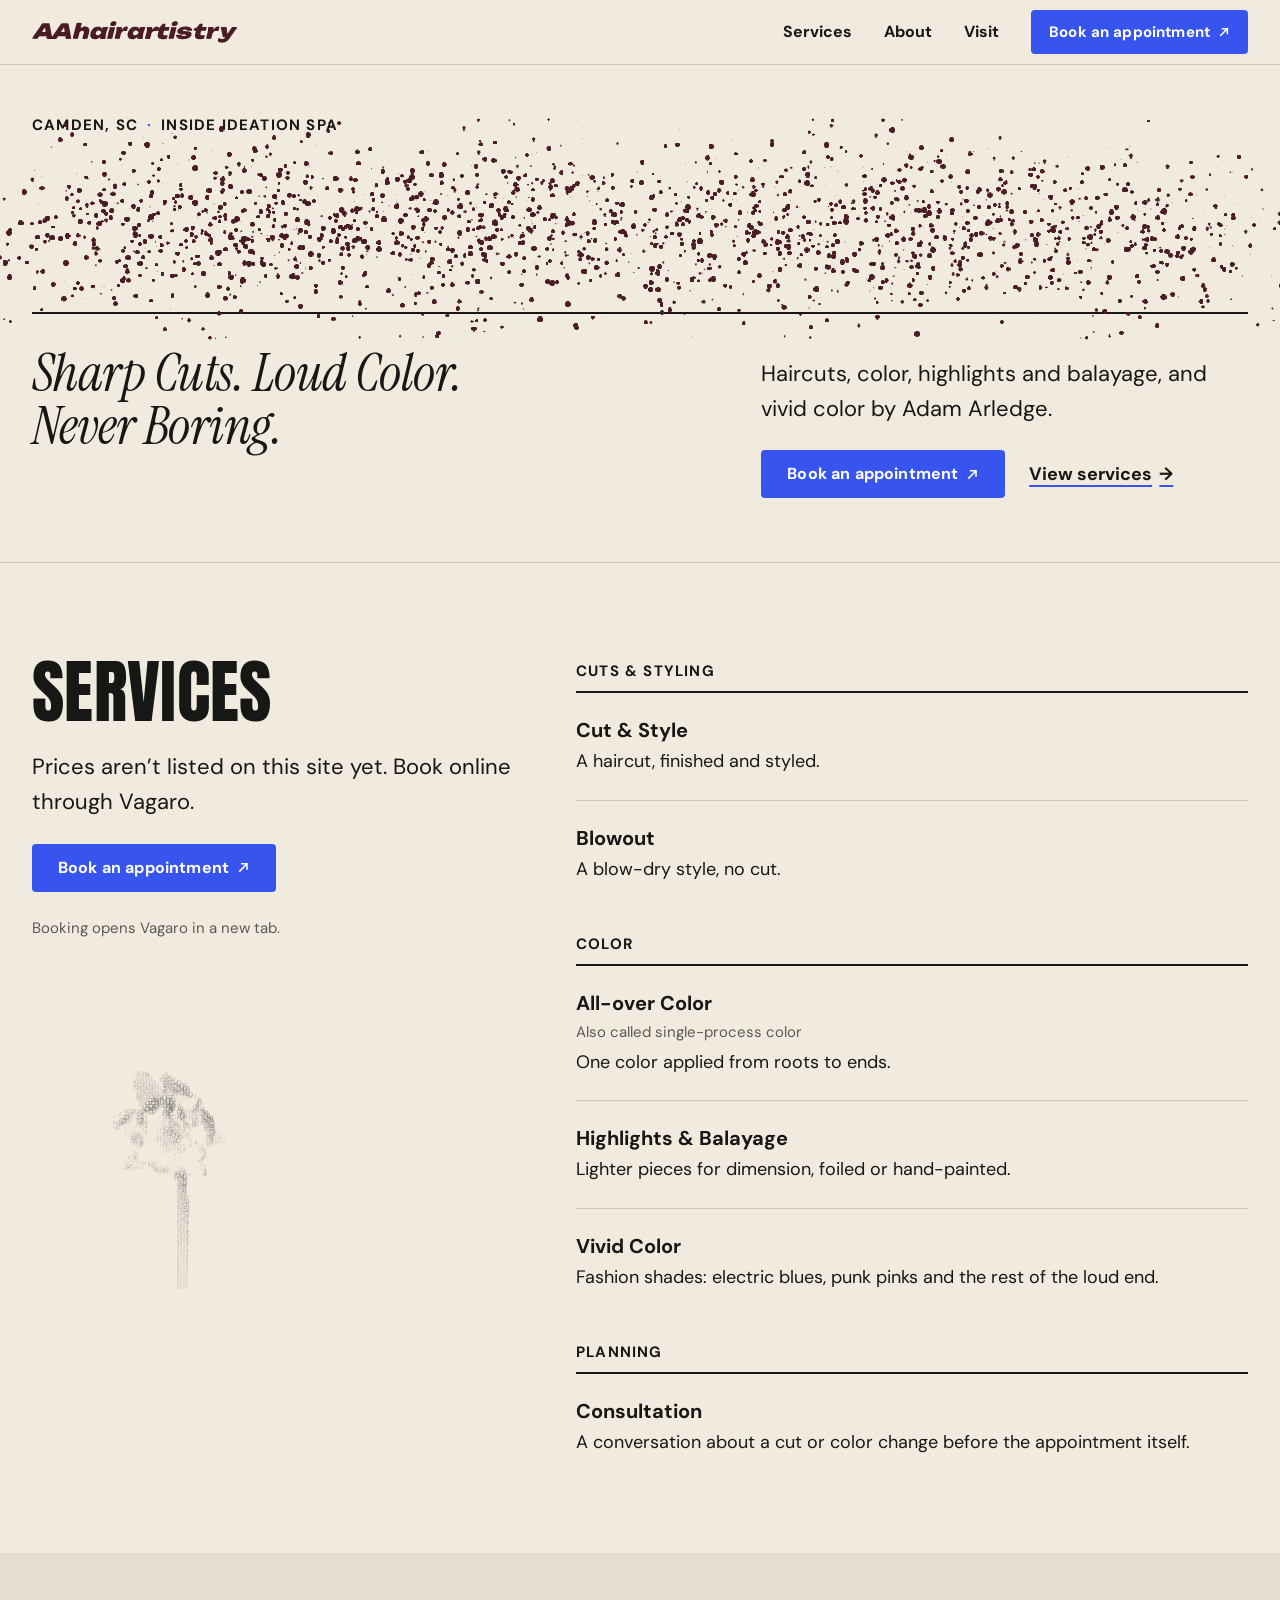
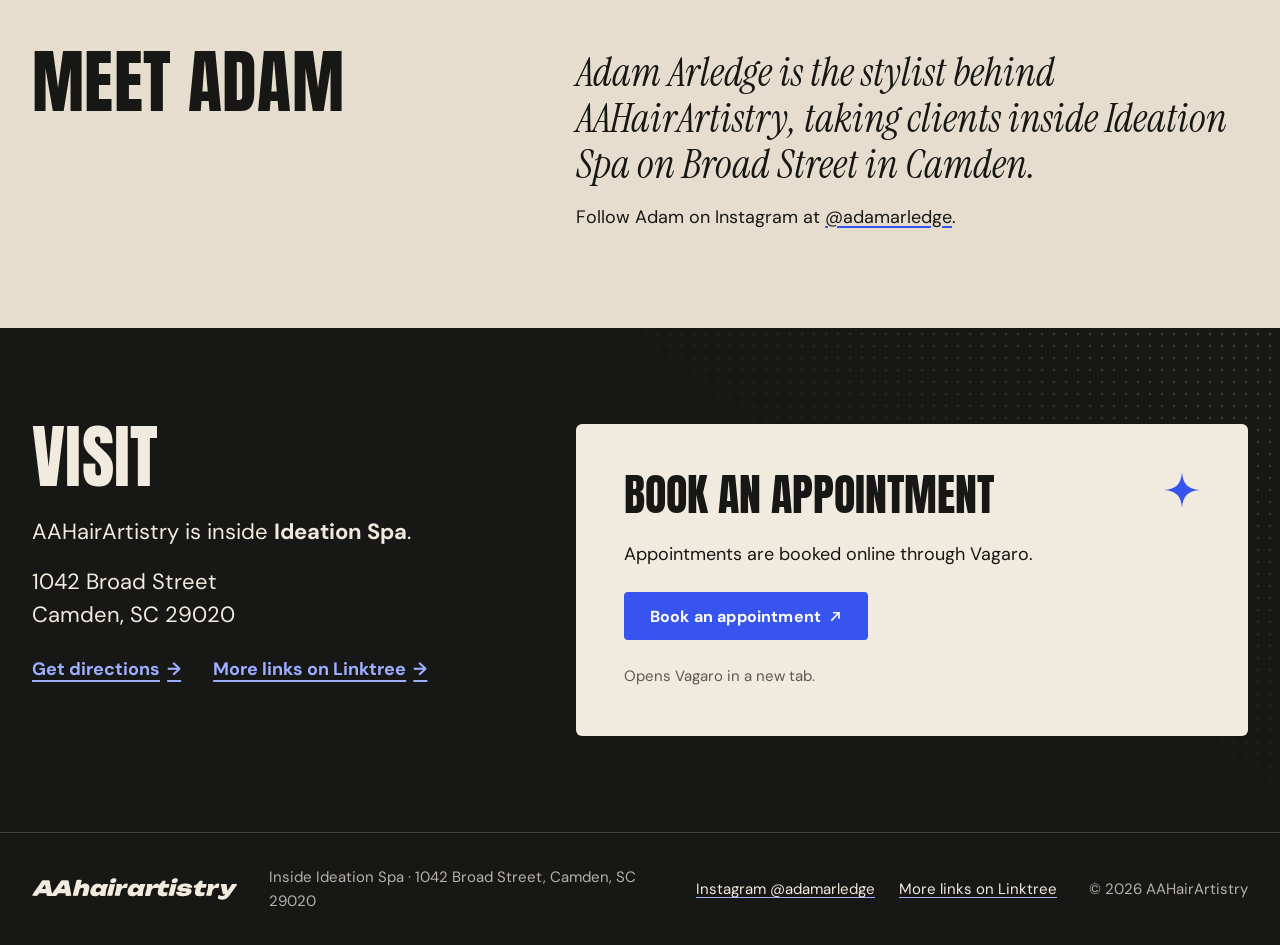
<file: index.html>
<!doctype html>
<!-- GENERATED FILE: edit templates/index.html or content/site.mjs, then run `node scripts/build.mjs`. -->
<html lang="en">
<head>
  <meta charset="utf-8">
  <meta name="viewport" content="width=device-width, initial-scale=1">

  <title>AAHairArtistry | Hair by Adam Arledge in Camden, SC</title>
  <meta name="description" content="Sharp Cuts. Loud Color. Never Boring. Haircuts, color, highlights and balayage, and vivid color by Adam Arledge, inside Ideation Spa in Camden, SC.">
  <meta name="theme-color" content="#F1EADF">
  <link rel="canonical" href="https://adamarledge.github.io/">

  <!-- Social previews -->
  <meta property="og:type" content="website">
  <meta property="og:site_name" content="AAHairArtistry">
  <meta property="og:title" content="AAHairArtistry | Hair by Adam Arledge in Camden, SC">
  <meta property="og:description" content="Sharp Cuts. Loud Color. Never Boring. Inside Ideation Spa, Camden, SC.">
  <meta property="og:url" content="https://adamarledge.github.io/">
  <meta property="og:image" content="https://adamarledge.github.io/images/og-image.jpg">
  <meta property="og:image:width" content="1200">
  <meta property="og:image:height" content="630">
  <meta property="og:image:alt" content="AAHairArtistry wordmark with the tagline Sharp Cuts. Loud Color. Never Boring.">
  <meta name="twitter:card" content="summary_large_image">

  <link rel="icon" href="assets/svg/favicon.svg" type="image/svg+xml">

  <!-- Fonts: Anton (display), DM Sans (body and interface), Instrument Serif Italic (accent).
       The wordmark is SVG drawn by scripts/wordmark.py, not a font. -->
  <link rel="preconnect" href="https://fonts.googleapis.com">
  <link rel="preconnect" href="https://fonts.gstatic.com" crossorigin>
  <link href="https://fonts.googleapis.com/css2?family=Anton&family=DM+Sans:opsz,wght@9..40,400;9..40,500;9..40,700&family=Instrument+Serif:ital@1&display=swap" rel="stylesheet">

  <link rel="stylesheet" href="css/styles.css">
  <!-- Set before the first paint, so nothing moves when the scripts run:
       "js" lays out the header with the Menu button (js/main.js makes it work),
       "assemble" hides the solid hero wordmark (its space stays reserved)
       until js/wordmark.js draws it in dots (it shows anyway after 3s if the
       script never runs); "ink" hides the tagline until js/ink.js bleeds it in, after
       the wordmark has formed (it shows anyway after 5s). If main.js hasn't run by the time the page has loaded, the
       header goes back to its plain list of links. -->
  <script>
    (function (root) {
      root.classList.add("js", "assemble", "ink");
      window.addEventListener("load", function () {
        if (!root.hasAttribute("data-menu")) root.classList.remove("js");
      });
    })(document.documentElement);
  </script>

  <!-- Business details for search engines, generated from content/site.mjs -->
  <script type="application/ld+json">
  {
    "@context": "https://schema.org",
    "@type": "HairSalon",
    "name": "AAHairArtistry",
    "description": "Sharp Cuts. Loud Color. Never Boring. Haircuts, color, highlights and balayage, and vivid color by Adam Arledge.",
    "url": "https://adamarledge.github.io/",
    "image": "https://adamarledge.github.io/images/og-image.jpg",
    "address": {
      "@type": "PostalAddress",
      "streetAddress": "1042 Broad Street",
      "addressLocality": "Camden",
      "addressRegion": "SC",
      "postalCode": "29020",
      "addressCountry": "US"
    },
    "containedInPlace": {
      "@type": "Place",
      "name": "Ideation Spa"
    },
    "potentialAction": {
      "@type": "ReserveAction",
      "target": "https://www.vagaro.com/ideationpros/book-now"
    },
    "sameAs": [
      "https://www.instagram.com/adamarledge/",
      "https://linktr.ee/AAHairArtistry"
    ]
  }
  </script>
</head>
<body>
  <a class="skip-link" href="#main">Skip to content</a>

  <!-- Four-point sparkle, the one recurring motif. Color comes from CSS (currentColor). -->
  <svg width="0" height="0" class="sprite" aria-hidden="true" focusable="false">
    <!-- The wordmark, generated by scripts/wordmark.py: line, stack (two lines) and small (header, footer) -->
    <symbol id="wordmark-line" viewBox="0 0 1257.3 141.4"><path fill-rule="evenodd" d="M492.4 32.7c-1.5 0.1-2.7 0.2-4.2 0c-1.6-0.1-3.6-0.5-5.1-0.9c-1.3-0.4-2.3-0.8-3.4-1.5c-1.1-0.7-2.3-1.8-3.1-2.8c-0.7-1-1.3-2.2-1.6-3.3c-0.3-1-0.5-2-0.4-3.2c0-1.3 0.3-2.8 0.6-4.2c0.3-1.3 0.8-2.5 1.4-3.7c0.6-1.2 1.3-2.3 2.2-3.3c0.9-1.1 1.9-2.1 3-2.9c1.1-0.9 2.5-1.7 3.7-2.4c1.2-0.6 2.4-1.1 3.7-1.5c1.5-0.5 3.3-0.8 5-1c1.7-0.2 3.4-0.3 5-0.2c1.5 0.1 3 0.3 4.3 0.6c1.2 0.3 2.5 0.7 3.5 1.2c0.8 0.4 1.5 0.8 2.2 1.3c0.7 0.6 1.5 1.3 2 2c0.5 0.6 0.9 1.2 1.2 1.8c0.3 0.7 0.5 1.4 0.7 2.2c0.2 0.8 0.3 1.6 0.3 2.5c0 1-0.2 2.1-0.4 3c-0.2 0.8-0.4 1.5-0.7 2.3c-0.4 1-0.9 2.3-1.5 3.3c-0.5 0.9-1.1 1.8-1.7 2.6c-0.6 0.7-1.1 1.3-1.8 1.9c-1 0.9-2.5 2.1-4 2.9c-1.6 0.9-3.5 1.7-5.3 2.2c-1.8 0.5-3.9 0.8-5.6 0.9zM871.9 32.7c-1.5 0.1-2.7 0.2-4.2 0c-1.6-0.1-3.6-0.5-5.1-0.9c-1.3-0.4-2.3-0.8-3.4-1.5c-1.1-0.7-2.3-1.8-3.1-2.8c-0.7-1-1.3-2.2-1.6-3.3c-0.3-1-0.5-2-0.4-3.2c0-1.3 0.3-2.8 0.6-4.2c0.3-1.3 0.8-2.5 1.4-3.7c0.6-1.2 1.3-2.3 2.2-3.3c0.9-1.1 1.9-2.1 3-2.9c1.1-0.9 2.5-1.7 3.7-2.4c1.2-0.6 2.4-1.1 3.7-1.5c1.5-0.5 3.3-0.8 5-1c1.7-0.2 3.4-0.3 5-0.2c1.5 0.1 3 0.3 4.3 0.6c1.2 0.3 2.5 0.7 3.5 1.2c0.8 0.4 1.5 0.8 2.2 1.3c0.7 0.6 1.5 1.3 2 2c0.5 0.6 0.9 1.2 1.2 1.8c0.3 0.7 0.5 1.4 0.7 2.2c0.2 0.8 0.3 1.6 0.3 2.5c0 1-0.2 2.1-0.4 3c-0.2 0.8-0.4 1.5-0.7 2.3c-0.4 1-0.9 2.3-1.5 3.3c-0.5 0.9-1.1 1.8-1.7 2.6c-0.6 0.7-1.1 1.3-1.8 1.9c-1 0.9-2.5 2.1-4 2.9c-1.6 0.9-3.5 1.7-5.3 2.2c-1.8 0.5-3.9 0.8-5.6 0.9zM381.6 117.1c-1.7 0.1-3.2 0.1-4.7 0.1c-1.3-0.1-2.6-0.2-3.8-0.4c-1.2-0.2-2.5-0.4-3.7-0.7c-1.2-0.3-2.4-0.7-3.5-1.1c-1.1-0.4-2.2-0.9-3.2-1.4c-0.8-0.5-1.5-0.9-2.3-1.4c-0.8-0.5-1.4-1-2.2-1.8c-1-0.9-2.3-2.8-3.3-3.4c-0.6-0.4-1.1-0.6-1.7-0.7c-0.4 0-0.9 0.1-1.3 0.2c-0.4 0.2-0.8 0.5-1.1 0.8c-0.3 0.3-0.4 0.5-0.6 0.9c-0.3 0.6-0.5 1.9-0.8 2.7c-0.3 0.6-0.5 1-0.8 1.5c-0.4 0.5-1.1 1.2-1.7 1.6c-0.6 0.4-1.2 0.6-1.8 0.8c-0.7 0.2-1.2 0.2-2.3 0.3c-3.3 0.2-16.2 0.3-19.6 0c-1.2-0.1-1.7-0.1-2.5-0.4c-0.7-0.2-1.3-0.6-1.8-1c-0.5-0.3-0.8-0.8-1.2-1.2c-0.3-0.4-0.6-1-0.8-1.5c-0.2-0.5-0.3-1-0.3-1.5c0-0.6-0.1-0.9 0.1-1.8c0.6-4.1 7-26.2 7.9-31.9c0.3-2 0.4-2.9 0.3-4.2c-0.1-1.2-0.2-2.3-0.7-3.3c-0.5-1-1.3-2-2.2-2.7c-0.9-0.7-2-1.2-3.2-1.6c-1.1-0.4-2.3-0.5-3.7-0.6c-1.5-0.1-3.6 0.1-5 0.4c-1.1 0.2-2 0.5-2.9 0.8c-0.7 0.3-1.3 0.5-1.9 0.9c-0.7 0.4-1.5 0.9-2.2 1.4c-0.7 0.6-1.4 1.1-2.1 1.9c-0.9 1-2.1 2.6-2.9 4c-0.7 1.3-1 2-1.7 4c-1.9 5.7-6.8 29-8.3 33.4c-0.4 1.1-0.5 1.4-0.9 2c-0.4 0.6-0.8 1.1-1.4 1.5c-0.5 0.4-1.2 0.8-1.9 1c-0.7 0.2-1.2 0.3-2.3 0.4c-3.4 0.3-16.2 0.3-19.9 0c-1.5-0.1-2.2-0.2-3.2-0.5c-0.8-0.3-1.5-0.9-2.1-1.4c-0.4-0.4-0.7-0.7-0.9-1.2c-0.3-0.5-0.5-1-0.6-1.5c-0.1-0.5-0.2-1.1-0.2-1.7c0-0.6 0-0.8 0.2-1.8c1.4-7.4 19.8-81.3 22.2-89c0.4-1.2 0.4-1.4 0.7-2c0.3-0.6 0.7-1 1.2-1.5c0.5-0.5 1.2-1 1.9-1.3c0.8-0.3 1.4-0.4 2.8-0.6c3.6-0.4 15.9-0.3 19.8 0c1.6 0.1 2.5 0.2 3.3 0.5c0.5 0.2 0.8 0.3 1.2 0.6c0.4 0.3 0.9 0.6 1.2 1.1c0.4 0.6 1 1.4 1.2 2.2c0.2 0.8 0.3 1.2 0.2 2.5c-0.3 3.9-5.7 20.9-5.9 24.1c0 0.8 0 1.1 0.2 1.5c0.2 0.3 0.7 0.6 1.1 0.7c0.4 0.1 0.7-0.1 1.2-0.3c0.9-0.4 2.2-1.7 3.5-2.5c1.3-0.8 2.6-1.6 4.2-2.4c2.1-1 5.5-2.3 7.6-2.9c1.3-0.4 2.1-0.6 3.3-0.8c1.5-0.3 3.5-0.6 5.1-0.7c1.4-0.1 2.7-0.1 4 0c1.3 0.1 2.7 0.2 4 0.4c1.2 0.2 2.3 0.4 3.5 0.6c1.2 0.3 2.4 0.7 3.5 1c1 0.4 1.7 0.7 2.7 1.2c1.1 0.6 2.3 1.3 3.3 2.1c1 0.8 2 1.7 2.7 2.5c0.6 0.7 1.1 1.2 1.6 1.9c0.6 0.8 1.1 1.6 1.6 2.6c0.6 1.1 1.1 2.9 1.7 3.7c0.3 0.4 0.6 0.6 1 0.8c0.4 0.2 0.9 0.3 1.3 0.2c0.5-0.1 1-0.2 1.7-0.7c1.2-0.8 3.3-3.4 4.8-4.7c1.2-1 2-1.7 3.3-2.7c1.8-1.3 4.4-3 6.7-4.2c2.4-1.2 5.1-2.3 7.6-3c2.3-0.7 4.9-1.1 7-1.5c1.6-0.2 2.6-0.3 4.2-0.4c1.8-0.1 4.1 0 6 0.2c1.7 0.2 3.1 0.4 4.7 0.8c1.5 0.4 3 0.8 4.3 1.4c1.2 0.5 2.1 1 3.2 1.6c1.1 0.6 2.1 1.3 3.1 2.2c1.2 1 2.5 2.3 3.5 3.4c0.9 1 1.6 2.3 2.3 2.9c0.4 0.3 0.8 0.6 1.2 0.6c0.3 0 0.7-0.1 1-0.2c0.3-0.2 0.4-0.4 0.7-0.8c0.6-1 1.6-4.2 2.2-5.5c0.4-0.7 0.5-1.1 0.9-1.7c0.4-0.5 1-1.1 1.6-1.5c0.5-0.4 1.1-0.6 1.8-0.8c0.7-0.2 1.3-0.2 2.5-0.3c3.5-0.2 16.9-0.3 20.6 0c1.4 0.1 2 0.2 2.8 0.6c0.7 0.3 1.4 0.9 1.9 1.3c0.4 0.4 0.7 0.7 0.9 1.2c0.2 0.4 0.4 0.8 0.6 1.3c0.2 0.8 0.4 1.6 0.1 3.2c-0.9 5-9.1 19.9-11.7 30.4c-2.6 10.6-2.8 28.3-3.7 32.9c-0.2 1.2-0.3 1.6-0.7 2.3c-0.3 0.6-0.8 1.2-1.3 1.7c-0.5 0.5-1.2 0.9-1.9 1.2c-0.8 0.3-1.4 0.4-2.8 0.5c-3.8 0.3-17.7 0.2-21.3 0c-1.2-0.1-1.7-0.1-2.5-0.3c-0.7-0.2-1.4-0.5-2-0.9c-0.6-0.5-1.3-1.1-1.7-1.8c-0.4-0.7-0.6-1.3-0.7-2.2c-0.2-1.2 0.1-3.5-0.2-4.3c-0.1-0.4-0.3-0.6-0.6-0.8c-0.3-0.2-0.7-0.3-1-0.2c-0.3 0-0.5 0.1-0.8 0.3c-0.6 0.4-1.3 1.2-2.3 2c-1.5 1.2-3.9 2.9-6 4.1c-2 1.2-3.9 2.2-6.1 3.1c-2.4 1-5.2 1.9-7.6 2.4c-2.3 0.5-4.6 0.8-6.6 0.9zM242.4 114.8c-3.9 0.5-19.6 0.3-23.3 0.1c-1.1-0.1-1.5-0.1-2.2-0.3c-0.5-0.1-0.9-0.2-1.3-0.5c-0.6-0.3-1.3-0.8-1.7-1.3c-0.5-0.5-0.8-1-1.1-1.7c-0.3-0.7-0.4-1.2-0.6-2.2c-0.5-2.1-0.9-8.1-1.5-9.6c-0.2-0.5-0.3-0.7-0.7-0.9c-0.3-0.2-0.6-0.2-1.3-0.3c-4.3-0.5-40.1-1.3-44.2 0.1c-0.7 0.3-0.7 0.4-1.2 0.9c-1.7 1.8-6.9 11.2-9 13.4c-0.9 0.9-1.3 1.3-2.2 1.7c-0.9 0.4-1.6 0.5-3.2 0.6c-3.8 0.4-16 0.3-20.1 0c-1.8-0.1-2.6-0.5-3.8-0.5c-1.2 0-1.9 0.4-3.7 0.5c-4.2 0.3-18.1 0.2-21.9 0c-1.4-0.1-2-0.1-2.8-0.3c-0.7-0.2-1.4-0.6-2-1c-0.6-0.5-1.3-1.3-1.7-2c-0.4-0.8-0.5-1.4-0.8-2.5c-0.5-2.2-0.9-8.1-1.5-9.6c-0.2-0.5-0.4-0.7-0.7-0.9c-0.3-0.2-0.5-0.2-1.2-0.3c-4.1-0.5-40.3-1.3-44.4 0.1c-0.7 0.3-0.7 0.4-1.2 0.9c-1.7 1.8-6.9 11.1-8.9 13.4c-0.8 0.9-1.3 1.3-2.1 1.7c-0.8 0.4-1.4 0.5-2.8 0.7c-3.7 0.4-16.9 0.2-20.4 0.1c-1.2-0.1-1.7-0.1-2.5-0.3c-0.7-0.2-1.3-0.4-1.8-0.8c-0.6-0.4-1.2-1-1.7-1.6c-0.4-0.6-0.7-1.2-0.9-1.8c-0.2-0.6-0.2-1.2-0.2-1.8c0-0.6 0.1-1.1 0.2-1.7c0.2-0.6 0.3-0.8 0.8-1.7c1.9-3.4 9.8-14.4 16.7-24.4c11-16.1 38.1-56.6 43-62.6c0.9-1.1 1.2-1.4 1.7-1.8c0.5-0.4 0.8-0.6 1.4-0.8c0.8-0.3 1.6-0.4 3.3-0.6c5.6-0.5 30.4-0.5 35.9 0c1.6 0.2 2.4 0.3 3.2 0.6c0.5 0.2 0.8 0.4 1.2 0.7c0.4 0.3 0.8 0.7 1.2 1.2c0.4 0.5 0.6 1.1 0.9 1.8c0.4 1 0.4 1.8 0.8 3.8c1.8 8.8 11.7 64 13.1 69.3c0.2 0.7 0.2 0.8 0.4 1.2c0.2 0.3 0.4 0.6 0.7 0.8c0.3 0.2 0.6 0.4 0.9 0.5c0.3 0.1 0.6 0.2 1 0.2c0.4 0 0.9-0.1 1.3-0.3c0.4-0.2 0.6-0.4 1.2-1.1c4.6-5.3 46.3-68.6 51.8-75.5c0.9-1.2 1.2-1.4 1.8-1.9c0.6-0.5 1.3-0.8 2-1c0.8-0.2 1.2-0.3 2.5-0.3c5-0.3 31-0.3 35.9 0c1.2 0.1 1.6 0.1 2.3 0.3c0.7 0.2 1.3 0.4 1.8 0.8c0.6 0.4 1.2 1 1.6 1.6c0.4 0.6 0.5 0.8 0.9 2c2.4 7.6 15.8 79 16.6 87.7c0.1 1.5 0.2 1.8 0 2.7c-0.2 0.8-0.6 1.7-1.1 2.3c-0.5 0.7-1.3 1.3-2 1.7c-0.8 0.4-1.3 0.5-2.7 0.7zM804 117.1c-2.2 0.1-4.6 0.1-6.6 0.1c-1.8-0.1-3.1-0.1-5-0.4c-2.4-0.3-5.9-0.9-8.1-1.5c-1.6-0.4-2.7-0.8-4-1.4c-1.3-0.6-2.6-1.3-3.7-2c-0.9-0.6-1.5-1-2.3-1.7c-1.1-0.9-2.5-2.4-3.3-3.6c-0.7-1-1.2-2.1-1.7-3c-0.4-0.8-0.6-1.3-0.8-2.2c-0.4-1.1-0.7-2.7-1-4.2c-0.2-1.5-0.4-2.9-0.4-4.7c0.1-2.3 0.5-4.9 1.1-8.1c0.9-5 4.7-16.4 4.5-19.1c-0.1-0.7-0.3-1-0.6-1.3c-0.3-0.4-0.7-0.8-1.3-1c-1.1-0.4-4.2-0.4-5.3-0.3c-0.5 0-0.7 0-1.2 0.2c-0.7 0.2-1.7 1-2.5 1.2c-0.7 0.2-1.1 0.3-2 0.3c-2.1 0.1-7.5-0.7-10.5-0.6c-2.2 0.1-3.7 0.3-5.6 0.8c-2.1 0.5-4.7 1.2-6.5 2.2c-1.6 0.9-2.8 2.2-4 3.4c-1.1 1.1-2.1 2.3-3 3.7c-1 1.6-2.1 3.8-2.8 5.5c-0.6 1.4-0.8 2.1-1.4 4c-1.5 4.9-5.2 22.8-6.7 26.7c-0.4 1.2-0.6 1.5-1.1 2.2c-0.5 0.6-1.1 1.2-1.7 1.6c-0.5 0.3-1.1 0.5-1.7 0.7c-0.7 0.2-1.1 0.2-2.2 0.3c-3.2 0.2-15.9 0.2-19.4 0c-1.3-0.1-1.9-0.1-2.7-0.3c-0.7-0.2-1.4-0.5-2-0.9c-0.5-0.4-1-0.9-1.3-1.3c-0.3-0.4-0.6-0.8-0.7-1.3c-0.2-0.5-0.3-1.1-0.4-1.7c-0.1-0.6-0.1-0.8 0.1-1.8c0.7-4.9 8.8-30.7 10.5-42.2c1.1-7.7 0.6-15.9 1-19.6c0.2-1.4 0.2-2.1 0.5-3c0.2-0.7 0.5-1.3 0.9-1.8c0.5-0.7 1.3-1.4 2.2-1.8c0.9-0.5 1.6-0.5 3.2-0.7c3.9-0.4 17-0.3 20.8 0c1.5 0.1 2.1 0.1 3 0.5c0.8 0.3 1.5 0.7 2.1 1.3c0.6 0.6 1.2 1.4 1.5 2.2c0.3 0.8 0.4 1.6 0.5 2.7c0.1 1.8-0.9 5.8-0.5 7.1c0.1 0.6 0.4 0.9 0.7 1.1c0.3 0.2 0.8 0.3 1.2 0.2c0.4-0.1 0.6-0.3 1-0.6c0.9-0.8 2.4-3.2 3.8-4.7c1.4-1.6 3-3.2 4.5-4.5c1.4-1.2 2.7-2.1 4.2-3c1.4-0.9 3.1-1.8 4.5-2.4c1.2-0.5 2.2-0.8 3.3-1.1c1-0.3 1.9-0.5 3-0.6c1.2-0.2 2.4-0.4 3.7-0.4c1.3 0 2.8 0 3.8 0.3c0.7 0.2 1.1 0.3 1.7 0.7c0.6 0.3 1.1 0.9 1.6 1.3c0.3 0.4 0.5 0.7 0.8 1.2c0.3 0.6 0.6 1.7 0.9 2.3c0.3 0.4 0.5 0.7 0.9 1c0.3 0.2 0.8 0.4 1.2 0.5c0.5 0.1 0.9 0 1.5-0.1c1.1-0.3 3.5-1.4 4.5-2c0.5-0.3 0.6-0.3 1.2-0.8c2.4-2.2 14.1-16.4 17.4-19.7c1.2-1.2 1.8-1.8 2.5-2.3c0.5-0.3 1-0.5 1.5-0.6c0.6-0.2 1-0.2 1.8-0.3c1.6-0.1 5.5-0.1 7.3 0c1.1 0.1 1.7 0.1 2.5 0.3c0.7 0.2 1.3 0.5 1.8 0.9c0.7 0.5 1.4 1.3 1.8 2.2c0.4 0.8 0.6 2 0.6 2.8c0 0.7-0.1 1.1-0.2 2c-0.4 2.1-2.4 8.8-2.6 10.5c-0.1 0.5-0.1 0.7 0 1c0.1 0.3 0.2 0.6 0.5 0.8c0.3 0.2 0.6 0.3 1.3 0.4c2.6 0.4 15.4-0.2 18.8 0c1.3 0.1 1.9 0.1 2.7 0.3c0.7 0.2 1.3 0.5 1.8 0.9c0.6 0.4 1.2 1.1 1.6 1.7c0.4 0.6 0.6 1.2 0.8 1.8c0.2 0.7 0.2 1.2 0.1 2.3c-0.3 2.6-2.4 10.9-3.3 13.3c-0.4 0.9-0.6 1.3-1.1 1.9c-0.5 0.6-1.2 1.2-1.8 1.6c-0.5 0.3-0.9 0.4-1.5 0.6c-0.6 0.2-1.1 0.2-2.2 0.3c-3.6 0.2-20.4-0.3-22.9 0c-0.5 0.1-0.6 0.1-0.9 0.2c-0.3 0.1-0.4 0.2-0.7 0.7c-1 1.8-3.7 12.8-4.3 16.9c-0.3 2.3-0.4 4-0.2 5.5c0.1 1 0.4 1.8 0.8 2.5c0.3 0.5 0.7 0.9 1.1 1.2c0.4 0.3 0.7 0.5 1.3 0.8c1 0.4 2.5 0.8 4 1.1c2 0.3 4.7 0.3 7 0.2c2.2-0.1 5-0.6 6.6-0.6c0.9 0 1.5 0.1 2.2 0.4c0.6 0.2 1.2 0.5 1.7 0.9c0.5 0.4 1 1 1.4 1.5c0.3 0.5 0.6 1.1 0.7 1.7c0.2 0.6 0.3 1.1 0.2 2c-0.2 2.4-2.1 10.2-3 12.5c-0.3 0.9-0.5 1.3-0.9 1.8c-0.4 0.6-0.9 1.1-1.5 1.5c-0.6 0.5-1.4 0.8-2.3 1.1c-1.2 0.4-2.8 0.6-4.5 0.9c-2.1 0.4-4.8 0.8-7.1 1c-2.2 0.2-4.2 0.4-6.3 0.5zM1031.4 117.1c-2.2 0.1-4.6 0.1-6.6 0.1c-1.8-0.1-3.1-0.1-5-0.4c-2.4-0.3-5.9-0.9-8.1-1.5c-1.6-0.4-2.7-0.9-4-1.4c-1.3-0.6-2.5-1.3-3.6-1.9c-0.9-0.6-1.6-1-2.4-1.8c-1-0.9-2.4-2.3-3.2-3.4c-0.6-0.8-1-1.6-1.4-2.4c-0.4-0.9-0.8-1.7-1.2-2.7c-0.4-1.2-0.8-2.7-1-4.2c-0.2-1.5-0.4-3-0.4-4.8c0.1-2.4 0.5-4.9 1.1-8.1c1-5 4.3-16.2 4.7-18.9c0.1-0.8 0.2-1.1 0.1-1.5c-0.1-0.3-0.3-0.6-0.5-0.8c-0.2-0.2-0.3-0.3-0.7-0.4c-0.9-0.2-4.1 0-5.4-0.1c-0.8-0.1-1.3-0.1-1.8-0.3c-0.5-0.1-0.9-0.3-1.3-0.6c-0.5-0.3-1-0.7-1.4-1.2c-0.4-0.4-0.7-0.8-0.9-1.3c-0.2-0.5-0.4-1-0.5-1.5c-0.1-0.5-0.2-1-0.1-1.7c0.1-1.3 0.9-4.3 1.3-5.5c0.2-0.6 0.4-0.9 0.6-1.3c0.3-0.4 0.6-0.8 1-1.1c0.6-0.5 1.1-0.9 2.2-1.5c2.6-1.5 9.3-3 13.8-6.4c6-4.5 14.7-16.8 17.7-20c1-1 1.4-1.5 2.1-2c0.6-0.4 1.1-0.7 1.7-0.9c0.6-0.2 1.1-0.3 2-0.3c1.7-0.2 6-0.2 7.8 0c1 0.1 1.6 0.1 2.3 0.4c0.6 0.2 1.1 0.5 1.7 0.8c0.6 0.4 1.2 1.1 1.6 1.7c0.4 0.6 0.6 1.1 0.8 1.8c0.2 0.9 0.2 1.8 0 3.2c-0.3 2.6-2.5 9.3-2.7 11c0 0.5 0 0.7 0.1 1c0.1 0.2 0.2 0.5 0.4 0.6c0.3 0.2 0.6 0.3 1.3 0.4c2.6 0.4 15.4-0.2 18.8 0c1.2 0.1 1.7 0.1 2.5 0.3c0.7 0.2 1.3 0.4 1.8 0.8c0.6 0.4 1.2 1 1.6 1.6c0.4 0.6 0.7 1.2 0.8 1.8c0.2 0.6 0.2 1 0.2 2c-0.2 2.5-2.3 11.1-3.3 13.6c-0.4 1-0.6 1.4-1.1 2c-0.5 0.6-1.2 1.2-1.9 1.6c-0.5 0.3-0.9 0.4-1.5 0.6c-0.6 0.2-1.1 0.2-2.2 0.3c-3.6 0.2-20.4-0.3-22.9 0c-0.5 0.1-0.6 0.1-0.9 0.2c-0.3 0.1-0.4 0.2-0.7 0.7c-1 1.8-3.7 12.8-4.3 16.9c-0.3 2.3-0.4 4-0.2 5.5c0.1 1 0.4 1.8 0.8 2.5c0.3 0.5 0.7 0.9 1.1 1.2c0.4 0.3 0.7 0.5 1.3 0.8c1 0.4 2.5 0.8 4 1.1c2 0.3 4.7 0.3 7 0.2c2.2-0.1 5-0.6 6.6-0.6c0.9 0 1.5 0.1 2.2 0.4c0.6 0.2 1.2 0.5 1.7 0.9c0.5 0.4 1 1 1.4 1.5c0.3 0.5 0.6 1.1 0.7 1.7c0.2 0.6 0.3 1.1 0.2 2c-0.2 2.4-2.1 10.2-3 12.5c-0.3 0.9-0.5 1.3-0.9 1.8c-0.4 0.6-0.9 1.1-1.5 1.5c-0.6 0.5-1.4 0.8-2.3 1.1c-1.2 0.4-2.8 0.6-4.5 0.9c-2.1 0.4-4.8 0.8-7.1 1c-2.2 0.2-4.2 0.4-6.3 0.5zM526.1 114.8c-3.1 0.3-16.7 0.2-20.1 0.1c-1.2-0.1-1.6-0.1-2.3-0.2c-0.6-0.1-1.2-0.3-1.7-0.6c-0.5-0.3-1-0.7-1.4-1.1c-0.4-0.4-0.7-0.8-1-1.3c-0.3-0.5-0.5-1-0.6-1.7c-0.1-0.9-0.1-1.5 0.1-3.2c0.9-6 8.7-30.3 10.4-41.7c1.1-7.6 0.6-15.9 1-19.4c0.1-1.4 0.2-2 0.4-2.8c0.2-0.7 0.4-1.2 0.8-1.8c0.5-0.7 1.4-1.6 2.3-2c0.9-0.5 1.6-0.5 3.2-0.7c3.9-0.4 17-0.3 20.8 0c1.5 0.1 2.1 0.1 3 0.5c0.8 0.3 1.6 0.8 2.2 1.5c0.6 0.6 1.1 1.4 1.4 2.2c0.3 0.8 0.4 1.4 0.4 2.5c0.1 1.8-0.8 5.9-0.5 7.1c0.1 0.5 0.3 0.8 0.5 1c0.3 0.2 0.8 0.4 1.1 0.3c0.4 0 0.7-0.3 1.2-0.6c1-0.8 2.4-3.2 3.8-4.7c1.4-1.6 3-3.2 4.5-4.5c1.3-1.1 2.5-1.9 3.7-2.7c1.2-0.8 2.2-1.4 3.5-2c1.5-0.7 3.4-1.4 5.1-1.9c1.8-0.5 3.9-0.8 5.6-0.9c1.5-0.1 3.1-0.1 4.3 0.2c0.9 0.2 1.6 0.5 2.2 0.9c0.5 0.3 1 0.8 1.3 1.2c0.3 0.4 0.6 0.8 0.8 1.2c0.2 0.5 0.4 1 0.5 1.5c0.1 0.6 0.2 0.9 0.1 1.8c-0.3 2.8-3 13.6-4 16.6c-0.4 1.2-0.5 1.6-1 2.3c-0.5 0.7-1.1 1.3-1.8 1.7c-0.7 0.4-1.6 0.7-2.3 0.8c-0.5 0.1-0.8 0.1-1.5 0.1c-1.4 0-4.9-0.5-6.8-0.6c-1.4-0.1-2.2-0.1-3.5 0c-1.7 0.1-3.7 0.4-5.6 0.9c-2 0.5-4.4 1.2-6.1 2.2c-1.6 0.9-2.9 2.3-4 3.4c-0.9 0.9-1.6 1.8-2.3 2.7c-0.6 0.8-1 1.3-1.5 2.3c-0.8 1.5-1.7 3.2-2.7 6c-2.1 6.1-6.2 26.1-7.7 29.7c-0.4 0.9-0.5 1-0.9 1.5c-0.4 0.5-0.9 0.9-1.4 1.3c-0.5 0.3-1 0.6-1.5 0.7c-0.6 0.2-0.9 0.2-1.8 0.3zM609.5 117.1c-1.7 0.1-3.1 0.2-4.8 0.1c-2.1-0.1-4.8-0.5-6.8-0.9c-1.6-0.4-2.9-0.8-4.3-1.4c-1.6-0.7-3.3-1.5-4.8-2.6c-1.5-1-3-2.4-4.2-3.6c-0.9-1-1.5-1.8-2.2-2.9c-0.8-1.2-1.5-2.4-2.1-3.8c-0.7-1.7-1.4-3.8-1.8-5.8c-0.4-2.1-0.7-4.3-0.7-6.5c0-2.3 0.2-4.6 0.5-7c0.3-2.5 0.9-5.3 1.5-7.6c0.5-2 1.2-3.7 1.9-5.6c0.8-2 1.7-4.1 2.7-6.1c1.1-2 2.3-4.1 3.6-6c1.3-1.8 2.6-3.6 4.1-5.2c1.4-1.5 2.7-2.9 4.2-4.3c1.7-1.5 3.6-3 5.6-4.3c2.2-1.4 4.7-2.8 7.1-3.9c2.3-1 5-1.8 6.8-2.3c1.2-0.3 1.9-0.5 3.2-0.7c1.6-0.3 3.9-0.5 5.6-0.7c1.5-0.1 2.9-0.1 4.3 0c1.4 0.1 2.8 0.2 4.2 0.4c1.3 0.2 2.6 0.5 3.8 0.8c1.3 0.4 2.7 0.8 3.8 1.3c1 0.4 1.9 0.9 2.8 1.5c1 0.6 2.1 1.4 3.2 2.2c1.1 0.9 2.3 2.2 3.3 3.3c0.9 1 1.6 2.3 2.3 2.9c0.4 0.3 0.8 0.6 1.2 0.6c0.3 0 0.7-0.1 1-0.2c0.3-0.2 0.4-0.4 0.7-0.8c0.6-1 1.6-4.2 2.2-5.5c0.4-0.7 0.5-1.1 0.9-1.7c0.4-0.5 1-1.1 1.6-1.5c0.5-0.4 1.1-0.6 1.8-0.8c0.7-0.2 1.3-0.2 2.5-0.3c3.5-0.2 16.9-0.3 20.6 0c1.4 0.1 2 0.2 2.8 0.6c0.8 0.3 1.5 0.9 2 1.4c0.4 0.4 0.7 0.8 0.9 1.2c0.2 0.4 0.4 0.8 0.5 1.3c0.2 0.8 0.3 1.5 0 3c-0.9 4.9-9.1 19.9-11.7 30.4c-2.6 10.6-2.8 28.3-3.7 32.9c-0.2 1.2-0.3 1.6-0.7 2.3c-0.3 0.6-0.8 1.2-1.3 1.7c-0.5 0.5-1.2 0.9-1.9 1.2c-0.8 0.3-1.4 0.4-2.8 0.5c-3.8 0.3-17.7 0.2-21.3 0c-1.2-0.1-1.7-0.1-2.5-0.3c-0.7-0.2-1.4-0.5-2-0.9c-0.6-0.5-1.3-1.1-1.7-1.8c-0.4-0.7-0.6-1.3-0.7-2.2c-0.2-1.2 0.1-3.5-0.2-4.3c-0.1-0.4-0.3-0.6-0.6-0.8c-0.3-0.2-0.7-0.3-1-0.2c-0.3 0-0.5 0.1-0.8 0.3c-0.6 0.4-1.3 1.2-2.3 2c-1.5 1.2-3.9 2.9-6 4.1c-2 1.2-3.9 2.2-6.1 3.1c-2.4 1-5.2 1.9-7.6 2.4c-2.3 0.5-4.6 0.8-6.6 0.9zM926.3 117.1c-2.5 0.1-5.2 0.1-7.8 0.1c-2.6-0.1-5.1-0.2-7.6-0.5c-2.7-0.3-5.6-0.8-8.1-1.3c-2.2-0.5-4.1-1-6-1.7c-1.8-0.6-3.3-1.2-5-2c-1.7-0.8-3.5-1.8-5.1-3c-1.6-1.2-3.4-2.8-4.6-4.2c-0.9-1-1.4-1.9-1.9-2.8c-0.4-0.7-0.7-1.3-1-2c-0.3-0.8-0.6-2-0.7-2.8c-0.1-0.7-0.2-1.2-0.2-1.8c0-0.6 0-1.1 0.2-1.7c0.1-0.6 0.4-1.2 0.7-1.7c0.3-0.5 0.7-1 1.2-1.3c0.4-0.3 0.8-0.6 1.2-0.8c0.5-0.2 1.1-0.4 1.7-0.5c0.7-0.1 1.1-0.1 2.2-0.2c3.5-0.2 18.2-0.2 21.9 0c1.3 0.1 1.8 0 2.7 0.2c0.8 0.2 1.6 0.5 2.3 1c1 0.7 2 2.4 3 3.2c0.8 0.7 1.5 1.1 2.5 1.5c1.2 0.5 2.8 0.9 4.3 1.2c1.5 0.3 2.9 0.4 4.7 0.5c2.1 0.1 4.9 0 7-0.2c1.7-0.2 3.1-0.4 4.5-0.8c1.3-0.4 2.7-1.1 3.5-1.6c0.5-0.3 0.7-0.6 0.9-1c0.2-0.4 0.5-0.8 0.5-1.2c0.1-0.4 0.1-0.9 0-1.3c-0.1-0.4-0.3-0.7-0.5-1c-0.3-0.3-0.8-0.6-1.3-0.8c-0.5-0.2-1-0.4-1.8-0.5c-1.4-0.3-3.6-0.6-6.1-0.8c-4.2-0.4-11.6-0.6-16.4-1.1c-3.8-0.4-7.1-0.7-10.3-1.4c-2.9-0.6-6-1.4-8.1-2.1c-1.5-0.5-2.6-1-3.7-1.5c-1-0.5-1.8-1-2.7-1.6c-0.9-0.7-2-1.6-2.7-2.3c-0.6-0.6-1-1.2-1.4-1.9c-0.5-0.9-1-2.1-1.3-3.2c-0.3-1.1-0.5-2.3-0.5-3.5c0-1.4 0.3-3.3 0.5-4.5c0.1-0.9 0.3-1.3 0.5-2.2c0.3-1.1 0.9-2.7 1.4-3.8c0.4-1 0.9-1.9 1.4-2.8c0.6-1 1.3-2.1 2.2-3.2c0.9-1.1 1.9-2.2 2.9-3.2c1.1-1 2.4-2 3.7-3c1.3-0.9 2.6-1.7 4-2.5c1.5-0.8 3.1-1.6 4.7-2.2c1.6-0.7 2.9-1.2 4.8-1.7c2.7-0.8 6.7-1.7 9.8-2.3c2.8-0.5 5.7-0.8 8.1-1c2.1-0.2 3.8-0.3 5.8-0.4c2.2-0.1 4.6-0.1 6.8 0c2 0.1 3.8 0.2 5.6 0.4c1.8 0.2 3.6 0.4 5.5 0.7c1.9 0.3 3.9 0.7 5.8 1.3c2 0.6 4.2 1.3 6 2.1c1.5 0.6 2.9 1.3 4.2 2.1c1.2 0.7 2.4 1.5 3.5 2.4c1 0.8 2 1.6 2.9 2.6c0.9 1 1.9 2.3 2.6 3.5c0.6 1.1 1.2 2.3 1.5 3.3c0.3 0.9 0.5 1.7 0.5 2.5c0 0.8-0.1 1.7-0.5 2.5c-0.3 0.8-0.9 1.5-1.5 2.1c-0.6 0.5-1.2 0.9-2 1.2c-0.9 0.3-1.6 0.3-3.2 0.5c-3.9 0.3-17.7 0.2-21.3 0c-1.2-0.1-1.6 0-2.3-0.2c-0.8-0.2-1.6-0.5-2.3-1c-1-0.7-1.9-2.4-2.8-3.2c-0.8-0.7-1.4-1.1-2.3-1.5c-1.1-0.5-2.5-0.9-3.8-1.2c-1.3-0.3-2.5-0.4-3.8-0.4c-1.3-0.1-2.6-0.1-4 0c-1.6 0.1-3.5 0.3-5 0.7c-1.2 0.3-2.2 0.7-3.1 1.3c-0.8 0.5-1.7 1.3-2.1 2c-0.3 0.5-0.4 1-0.5 1.5c0 0.5 0 1.1 0.2 1.5c0.2 0.4 0.5 0.7 0.8 0.9c0.5 0.3 1.1 0.5 1.8 0.7c1 0.2 1.9 0.3 3.7 0.5c4.8 0.5 20.3 1.1 26.4 1.9c3.3 0.4 5.3 0.7 7.6 1.3c2.1 0.5 4.4 1.2 6 1.9c1.1 0.4 1.9 0.8 2.8 1.3c0.8 0.5 1.5 0.9 2.3 1.5c0.9 0.7 1.9 1.6 2.7 2.5c0.7 0.9 1.3 2 1.8 3.2c0.5 1.3 0.8 3 0.9 4.5c0.1 1.4-0.1 3-0.3 4.3c-0.2 1-0.4 1.8-0.7 2.8c-0.4 1.2-0.9 2.7-1.4 3.8c-0.4 1-0.8 1.8-1.3 2.7c-0.5 0.9-1.1 1.9-1.8 2.8c-0.7 1-1.4 1.8-2.3 2.8c-1.3 1.3-3 3-4.9 4.3c-2 1.5-4.9 3.1-6.8 4.1c-1.4 0.7-2.3 1.1-3.7 1.6c-1.7 0.7-3.5 1.3-5.6 1.9c-2.7 0.8-6.4 1.6-9.1 2c-2.3 0.4-4.2 0.6-6.3 0.8c-2.3 0.2-4.6 0.4-7 0.5zM1091.2 114.8c-3.1 0.3-16.7 0.2-20.1 0.1c-1.2-0.1-1.6-0.1-2.3-0.2c-0.6-0.1-1.2-0.3-1.7-0.6c-0.5-0.3-1-0.7-1.4-1.1c-0.4-0.4-0.7-0.8-1-1.3c-0.3-0.5-0.5-1-0.6-1.7c-0.1-0.9-0.1-1.5 0.1-3.2c0.9-6 8.7-30.3 10.4-41.7c1.1-7.6 0.6-15.9 1-19.4c0.1-1.4 0.2-2 0.4-2.8c0.2-0.7 0.4-1.2 0.8-1.8c0.5-0.7 1.4-1.6 2.3-2c0.9-0.5 1.6-0.5 3.2-0.7c3.9-0.4 17-0.3 20.8 0c1.5 0.1 2.1 0.1 3 0.5c0.8 0.3 1.6 0.8 2.2 1.5c0.6 0.6 1.1 1.4 1.4 2.2c0.3 0.8 0.4 1.4 0.4 2.5c0.1 1.8-0.8 5.9-0.5 7.1c0.1 0.5 0.3 0.8 0.5 1c0.3 0.2 0.8 0.4 1.1 0.3c0.4 0 0.7-0.3 1.2-0.6c1-0.8 2.4-3.2 3.8-4.7c1.4-1.6 3-3.2 4.5-4.5c1.3-1.1 2.5-1.9 3.7-2.7c1.2-0.8 2.2-1.4 3.5-2c1.5-0.7 3.4-1.4 5.1-1.9c1.8-0.5 3.9-0.8 5.6-0.9c1.5-0.1 3.1-0.1 4.3 0.2c0.9 0.2 1.6 0.5 2.2 0.9c0.5 0.3 1 0.8 1.3 1.2c0.3 0.4 0.6 0.8 0.8 1.2c0.2 0.5 0.4 1 0.5 1.5c0.1 0.6 0.2 0.9 0.1 1.8c-0.3 2.8-3 13.6-4 16.6c-0.4 1.2-0.5 1.6-1 2.3c-0.5 0.7-1.1 1.3-1.8 1.7c-0.7 0.4-1.6 0.7-2.3 0.8c-0.5 0.1-0.8 0.1-1.5 0.1c-1.4 0-4.9-0.5-6.8-0.6c-1.4-0.1-2.2-0.1-3.5 0c-1.7 0.1-3.7 0.4-5.6 0.9c-2 0.5-4.4 1.2-6.1 2.2c-1.6 0.9-2.9 2.3-4 3.4c-0.9 0.9-1.6 1.8-2.3 2.7c-0.6 0.8-1 1.3-1.5 2.3c-0.8 1.5-1.7 3.2-2.7 6c-2.1 6.1-6.2 26.1-7.7 29.7c-0.4 0.9-0.5 1-0.9 1.5c-0.4 0.5-0.9 0.9-1.4 1.3c-0.5 0.3-1 0.6-1.5 0.7c-0.6 0.2-0.9 0.2-1.8 0.3zM481.7 114.8c-3.2 0.3-16.7 0.3-20.3 0.1c-1.3-0.1-1.9-0.1-2.7-0.3c-0.7-0.2-1.4-0.6-2-1c-0.6-0.5-1.2-1.2-1.6-1.9c-0.4-0.7-0.6-1.4-0.7-2.2c-0.1-0.8 0-1.2 0.2-2.7c1.1-7.2 13.6-56.5 15.8-63.5c0.4-1.4 0.5-1.7 1-2.5c0.5-0.8 1.4-1.6 2.2-2.1c0.8-0.5 1.9-0.7 2.8-0.7c0.8-0.1 1.2 0 2.2 0.2c2 0.3 6.3 1.8 9.3 1.9c2.9 0 6.4-1.3 8.5-1.5c1.1-0.1 1.8-0.1 2.7 0.1c0.8 0.2 1.5 0.5 2.2 1c0.6 0.5 1.3 1.1 1.7 1.8c0.4 0.7 0.6 1.4 0.7 2.2c0.1 0.8 0.1 1.2-0.2 2.7c-1.1 7.2-13.8 57.7-15.9 63.8c-0.4 1.1-0.5 1.3-0.8 1.8c-0.4 0.6-0.9 1.1-1.4 1.5c-0.5 0.4-1.1 0.7-1.7 0.9c-0.6 0.2-1 0.3-2 0.4zM861.3 114.8c-3.2 0.3-16.7 0.3-20.3 0.1c-1.3-0.1-1.9-0.1-2.7-0.3c-0.7-0.2-1.4-0.6-2-1c-0.6-0.5-1.2-1.2-1.6-1.9c-0.4-0.7-0.6-1.4-0.7-2.2c-0.1-0.8 0-1.2 0.2-2.7c1.1-7.2 13.6-56.5 15.8-63.5c0.4-1.4 0.5-1.7 1-2.5c0.5-0.8 1.4-1.6 2.2-2.1c0.8-0.5 1.9-0.7 2.8-0.7c0.8-0.1 1.2 0 2.2 0.2c2 0.3 6.3 1.8 9.3 1.9c2.9 0 6.4-1.3 8.5-1.5c1.1-0.1 1.8-0.1 2.7 0.1c0.8 0.2 1.5 0.5 2.2 1c0.6 0.5 1.3 1.1 1.7 1.8c0.4 0.7 0.6 1.4 0.7 2.2c0.1 0.8 0.1 1.2-0.2 2.7c-1.1 7.2-13.8 57.7-15.9 63.8c-0.4 1.1-0.5 1.3-0.8 1.8c-0.4 0.6-0.9 1.1-1.4 1.5c-0.5 0.4-1.1 0.7-1.7 0.9c-0.6 0.2-1 0.3-2 0.4zM1164.8 139.2c-1.6 0.1-3.2 0.1-5 0.1c-1.9-0.1-4.2-0.3-6-0.5c-1.6-0.2-2.9-0.4-4.3-0.8c-1.5-0.4-3.2-0.9-4.7-1.5c-1.4-0.5-2.6-1.1-3.8-1.8c-1.3-0.8-3-1.8-4-2.7c-0.8-0.7-1.4-1.4-1.8-2.2c-0.4-0.8-0.6-1.7-0.6-2.5c-0.1-0.8 0-1.3 0.2-2.3c0.4-2.2 1.8-8.4 2.7-10.5c0.4-1 0.7-1.5 1.2-2.1c0.5-0.6 1.3-1.2 2-1.5c0.6-0.3 1.1-0.4 1.7-0.5c0.6-0.1 1.2-0.1 2 0c1.4 0.3 3.6 1.6 5.3 2.2c1.5 0.5 2.8 1 4.3 1.3c1.6 0.4 3.2 0.6 5 0.8c1.9 0.2 4.3 0.3 6.1 0.1c1.6-0.1 3-0.3 4.5-0.7c1.7-0.5 3.8-1.3 5.3-2.2c1.4-0.8 2.6-1.8 3.6-2.8c0.8-0.8 1.9-1.9 2.1-2.7c0.1-0.4 0-0.9-0.2-1.2c-0.2-0.3-0.5-0.5-1-0.7c-1.3-0.4-5.3 0.1-7.1-0.1c-1.2-0.1-2-0.2-2.8-0.6c-0.8-0.3-1.5-0.9-2.1-1.5c-0.6-0.6-0.8-0.9-1.3-2.2c-2.4-6-10.9-47.1-11.7-54.2c-0.2-1.7-0.1-2.3 0-3.2c0.1-0.5 0.3-0.9 0.5-1.3c0.2-0.4 0.4-0.8 0.8-1.2c0.5-0.5 1.4-1.3 2.2-1.7c1-0.4 1.7-0.4 3.3-0.6c4.2-0.4 19-0.3 22.9 0c1.3 0.1 1.9 0.2 2.7 0.5c0.7 0.3 1.4 0.7 1.9 1.2c0.5 0.4 0.9 0.9 1.2 1.5c0.3 0.6 0.5 1 0.8 2.2c1.1 4.6 3.8 31.3 4.8 34.9c0.2 0.7 0.2 0.9 0.5 1.2c0.3 0.3 0.8 0.5 1.1 0.5c0.3 0 0.7-0.1 1-0.3c0.3-0.2 0.4-0.4 0.8-1c2.6-3.5 20.6-33 24.2-37.5c0.9-1.1 1.2-1.5 1.9-1.9c0.5-0.4 1-0.6 1.7-0.8c0.7-0.2 1.2-0.3 2.3-0.3c3.3-0.2 15.7-0.3 19.3 0c1.4 0.1 2 0.1 2.8 0.4c0.7 0.3 1.4 0.7 2 1.1c0.5 0.4 1 1 1.3 1.6c0.3 0.6 0.6 1.3 0.7 2c0.1 0.7 0.1 1.6 0 2.3c-0.1 0.7-0.2 0.9-0.8 2c-3.6 6.6-38.6 55-46.9 65.9c-2.8 3.7-4 5.2-5.8 7.3c-1.5 1.6-2.8 3-4.2 4.2c-1.2 1.1-2.2 2-3.5 3c-1.5 1.1-3.2 2.3-4.8 3.3c-1.5 0.9-2.8 1.7-4.3 2.4c-1.6 0.8-3.5 1.6-5.1 2.2c-1.5 0.6-2.9 1-4.5 1.4c-1.7 0.4-3.7 0.8-5.5 1.1c-1.7 0.3-3.2 0.4-4.8 0.5zM84.5 70.8c0.4-0.1 0.5-0.2 0.7-0.4c0.2-0.2 0.3-0.3 0.4-0.6c0.2-0.5 0.1-1 0.1-2c-0.2-3.4-2.6-19.4-3.5-22.3c-0.2-0.7-0.3-1-0.6-1.3c-0.3-0.3-0.8-0.4-1.2-0.4c-0.3 0-0.6 0.1-0.8 0.3c-0.3 0.3-0.5 0.5-1 1.2c-2 2.7-12.9 19.5-14.5 22.1c-0.3 0.5-0.4 0.7-0.5 1c-0.1 0.3-0.2 0.7-0.1 1c0.1 0.3 0.3 0.8 0.5 1c0.3 0.2 0.5 0.3 1.1 0.4c2.5 0.4 17.3 0.4 19.4-0.1zM204.4 70.8c0.4-0.1 0.5-0.2 0.7-0.4c0.2-0.2 0.3-0.3 0.4-0.6c0.2-0.5 0.1-1 0.1-2c-0.2-3.4-2.6-19.4-3.5-22.3c-0.2-0.7-0.3-1-0.6-1.3c-0.3-0.3-0.8-0.4-1.2-0.4c-0.3 0-0.6 0.1-0.8 0.3c-0.3 0.3-0.5 0.5-1 1.2c-2 2.7-12.9 19.5-14.5 22.1c-0.3 0.5-0.4 0.7-0.5 1c-0.1 0.3-0.2 0.7-0.1 1c0.1 0.3 0.3 0.8 0.5 1c0.3 0.2 0.5 0.3 1.1 0.4c2.5 0.4 17.3 0.4 19.4-0.1zM397.8 91.7c1-0.1 2.1-0.3 3.1-0.5c0.9-0.2 1.7-0.4 2.7-0.8c1.2-0.4 2.6-1.1 3.8-1.7c1.1-0.6 2-1.1 3.2-1.8c1.5-1 3.6-2.7 4.9-4c1.1-1.1 1.9-2.1 2.6-3.2c0.6-0.9 1.3-1.9 1.6-2.7c0.2-0.5 0.2-0.9 0.2-1.5c0-0.7-0.2-1.7-0.4-2.5c-0.2-0.8-0.5-1.6-0.8-2.3c-0.3-0.7-0.7-1.4-1.2-2.2c-0.8-1.1-1.9-2.5-3.1-3.5c-1.3-1-3.1-2-4.5-2.6c-1.1-0.5-1.9-0.7-3-0.8c-1.2-0.2-2.6-0.3-3.8-0.3c-1.2 0-2.5 0.3-3.7 0.5c-1 0.3-1.9 0.6-2.8 1c-0.8 0.4-1.6 0.8-2.4 1.4c-1 0.7-2.2 1.5-3.1 2.4c-0.9 0.9-1.8 2-2.5 3.1c-0.7 1-1.3 2.2-1.8 3.2c-0.4 0.9-0.6 1.5-0.9 2.4c-0.3 1.2-0.7 2.9-0.9 4.3c-0.1 1.3-0.1 2.4 0.1 3.7c0.3 1.3 0.9 2.8 1.5 3.8c0.5 0.8 1.1 1.4 1.8 2c0.8 0.6 1.7 1.2 2.7 1.6c1.1 0.4 2.5 0.7 3.7 0.9c1.1 0.1 2 0.1 3.1 0zM625.7 91.7c1-0.1 2.1-0.3 3.1-0.5c0.9-0.2 1.7-0.4 2.7-0.8c1.2-0.4 2.6-1.1 3.8-1.7c1.1-0.6 2-1.1 3.2-1.8c1.5-1 3.6-2.7 4.9-4c1.1-1.1 1.9-2.1 2.6-3.2c0.6-0.9 1.3-1.9 1.6-2.7c0.2-0.5 0.2-0.9 0.2-1.5c0-0.7-0.2-1.7-0.4-2.5c-0.2-0.8-0.5-1.6-0.8-2.3c-0.3-0.7-0.7-1.4-1.2-2.2c-0.8-1.1-1.9-2.5-3.1-3.5c-1.3-1-3.1-2-4.5-2.6c-1.1-0.5-1.9-0.7-3-0.8c-1.2-0.2-2.6-0.3-3.8-0.3c-1.2 0-2.5 0.3-3.7 0.5c-1 0.3-1.9 0.6-2.8 1c-0.8 0.4-1.6 0.8-2.4 1.4c-1 0.7-2.2 1.5-3.1 2.4c-0.9 0.9-1.8 2-2.5 3.1c-0.7 1-1.3 2.2-1.8 3.2c-0.4 0.9-0.6 1.5-0.9 2.4c-0.3 1.2-0.7 2.9-0.9 4.3c-0.1 1.3-0.1 2.4 0.1 3.7c0.3 1.3 0.9 2.8 1.5 3.8c0.5 0.8 1.1 1.4 1.8 2c0.8 0.6 1.7 1.2 2.7 1.6c1.1 0.4 2.5 0.7 3.7 0.9c1.1 0.1 2 0.1 3.1 0z"/></symbol>
    <symbol id="wordmark-stack" viewBox="0 0 681.6 277.9"><path fill-rule="evenodd" d="M492.4 32.7c-1.5 0.1-2.7 0.2-4.2 0c-1.6-0.1-3.6-0.5-5.1-0.9c-1.3-0.4-2.3-0.8-3.4-1.5c-1.1-0.7-2.3-1.8-3.1-2.8c-0.7-1-1.3-2.2-1.6-3.3c-0.3-1-0.5-2-0.4-3.2c0-1.3 0.3-2.8 0.6-4.2c0.3-1.3 0.8-2.5 1.4-3.7c0.6-1.2 1.3-2.3 2.2-3.3c0.9-1.1 1.9-2.1 3-2.9c1.1-0.9 2.5-1.7 3.7-2.4c1.2-0.6 2.4-1.1 3.7-1.5c1.5-0.5 3.3-0.8 5-1c1.7-0.2 3.4-0.3 5-0.2c1.5 0.1 3 0.3 4.3 0.6c1.2 0.3 2.5 0.7 3.5 1.2c0.8 0.4 1.5 0.8 2.2 1.3c0.7 0.6 1.5 1.3 2 2c0.5 0.6 0.9 1.2 1.2 1.8c0.3 0.7 0.5 1.4 0.7 2.2c0.2 0.8 0.3 1.6 0.3 2.5c0 1-0.2 2.1-0.4 3c-0.2 0.8-0.4 1.5-0.7 2.3c-0.4 1-0.9 2.3-1.5 3.3c-0.5 0.9-1.1 1.8-1.7 2.6c-0.6 0.7-1.1 1.3-1.8 1.9c-1 0.9-2.5 2.1-4 2.9c-1.6 0.9-3.5 1.7-5.3 2.2c-1.8 0.5-3.9 0.8-5.6 0.9zM381.6 117.1c-1.7 0.1-3.2 0.1-4.7 0.1c-1.3-0.1-2.6-0.2-3.8-0.4c-1.2-0.2-2.5-0.4-3.7-0.7c-1.2-0.3-2.4-0.7-3.5-1.1c-1.1-0.4-2.2-0.9-3.2-1.4c-0.8-0.5-1.5-0.9-2.3-1.4c-0.8-0.5-1.4-1-2.2-1.8c-1-0.9-2.3-2.8-3.3-3.4c-0.6-0.4-1.1-0.6-1.7-0.7c-0.4 0-0.9 0.1-1.3 0.2c-0.4 0.2-0.8 0.5-1.1 0.8c-0.3 0.3-0.4 0.5-0.6 0.9c-0.3 0.6-0.5 1.9-0.8 2.7c-0.3 0.6-0.5 1-0.8 1.5c-0.4 0.5-1.1 1.2-1.7 1.6c-0.6 0.4-1.2 0.6-1.8 0.8c-0.7 0.2-1.2 0.2-2.3 0.3c-3.3 0.2-16.2 0.3-19.6 0c-1.2-0.1-1.7-0.1-2.5-0.4c-0.7-0.2-1.3-0.6-1.8-1c-0.5-0.3-0.8-0.8-1.2-1.2c-0.3-0.4-0.6-1-0.8-1.5c-0.2-0.5-0.3-1-0.3-1.5c0-0.6-0.1-0.9 0.1-1.8c0.6-4.1 7-26.2 7.9-31.9c0.3-2 0.4-2.9 0.3-4.2c-0.1-1.2-0.2-2.3-0.7-3.3c-0.5-1-1.3-2-2.2-2.7c-0.9-0.7-2-1.2-3.2-1.6c-1.1-0.4-2.3-0.5-3.7-0.6c-1.5-0.1-3.6 0.1-5 0.4c-1.1 0.2-2 0.5-2.9 0.8c-0.7 0.3-1.3 0.5-1.9 0.9c-0.7 0.4-1.5 0.9-2.2 1.4c-0.7 0.6-1.4 1.1-2.1 1.9c-0.9 1-2.1 2.6-2.9 4c-0.7 1.3-1 2-1.7 4c-1.9 5.7-6.8 29-8.3 33.4c-0.4 1.1-0.5 1.4-0.9 2c-0.4 0.6-0.8 1.1-1.4 1.5c-0.5 0.4-1.2 0.8-1.9 1c-0.7 0.2-1.2 0.3-2.3 0.4c-3.4 0.3-16.2 0.3-19.9 0c-1.5-0.1-2.2-0.2-3.2-0.5c-0.8-0.3-1.5-0.9-2.1-1.4c-0.4-0.4-0.7-0.7-0.9-1.2c-0.3-0.5-0.5-1-0.6-1.5c-0.1-0.5-0.2-1.1-0.2-1.7c0-0.6 0-0.8 0.2-1.8c1.4-7.4 19.8-81.3 22.2-89c0.4-1.2 0.4-1.4 0.7-2c0.3-0.6 0.7-1 1.2-1.5c0.5-0.5 1.2-1 1.9-1.3c0.8-0.3 1.4-0.4 2.8-0.6c3.6-0.4 15.9-0.3 19.8 0c1.6 0.1 2.5 0.2 3.3 0.5c0.5 0.2 0.8 0.3 1.2 0.6c0.4 0.3 0.9 0.6 1.2 1.1c0.4 0.6 1 1.4 1.2 2.2c0.2 0.8 0.3 1.2 0.2 2.5c-0.3 3.9-5.7 20.9-5.9 24.1c0 0.8 0 1.1 0.2 1.5c0.2 0.3 0.7 0.6 1.1 0.7c0.4 0.1 0.7-0.1 1.2-0.3c0.9-0.4 2.2-1.7 3.5-2.5c1.3-0.8 2.6-1.6 4.2-2.4c2.1-1 5.5-2.3 7.6-2.9c1.3-0.4 2.1-0.6 3.3-0.8c1.5-0.3 3.5-0.6 5.1-0.7c1.4-0.1 2.7-0.1 4 0c1.3 0.1 2.7 0.2 4 0.4c1.2 0.2 2.3 0.4 3.5 0.6c1.2 0.3 2.4 0.7 3.5 1c1 0.4 1.7 0.7 2.7 1.2c1.1 0.6 2.3 1.3 3.3 2.1c1 0.8 2 1.7 2.7 2.5c0.6 0.7 1.1 1.2 1.6 1.9c0.6 0.8 1.1 1.6 1.6 2.6c0.6 1.1 1.1 2.9 1.7 3.7c0.3 0.4 0.6 0.6 1 0.8c0.4 0.2 0.9 0.3 1.3 0.2c0.5-0.1 1-0.2 1.7-0.7c1.2-0.8 3.3-3.4 4.8-4.7c1.2-1 2-1.7 3.3-2.7c1.8-1.3 4.4-3 6.7-4.2c2.4-1.2 5.1-2.3 7.6-3c2.3-0.7 4.9-1.1 7-1.5c1.6-0.2 2.6-0.3 4.2-0.4c1.8-0.1 4.1 0 6 0.2c1.7 0.2 3.1 0.4 4.7 0.8c1.5 0.4 3 0.8 4.3 1.4c1.2 0.5 2.1 1 3.2 1.6c1.1 0.6 2.1 1.3 3.1 2.2c1.2 1 2.5 2.3 3.5 3.4c0.9 1 1.6 2.3 2.3 2.9c0.4 0.3 0.8 0.6 1.2 0.6c0.3 0 0.7-0.1 1-0.2c0.3-0.2 0.4-0.4 0.7-0.8c0.6-1 1.6-4.2 2.2-5.5c0.4-0.7 0.5-1.1 0.9-1.7c0.4-0.5 1-1.1 1.6-1.5c0.5-0.4 1.1-0.6 1.8-0.8c0.7-0.2 1.3-0.2 2.5-0.3c3.5-0.2 16.9-0.3 20.6 0c1.4 0.1 2 0.2 2.8 0.6c0.7 0.3 1.4 0.9 1.9 1.3c0.4 0.4 0.7 0.7 0.9 1.2c0.2 0.4 0.4 0.8 0.6 1.3c0.2 0.8 0.4 1.6 0.1 3.2c-0.9 5-9.1 19.9-11.7 30.4c-2.6 10.6-2.8 28.3-3.7 32.9c-0.2 1.2-0.3 1.6-0.7 2.3c-0.3 0.6-0.8 1.2-1.3 1.7c-0.5 0.5-1.2 0.9-1.9 1.2c-0.8 0.3-1.4 0.4-2.8 0.5c-3.8 0.3-17.7 0.2-21.3 0c-1.2-0.1-1.7-0.1-2.5-0.3c-0.7-0.2-1.4-0.5-2-0.9c-0.6-0.5-1.3-1.1-1.7-1.8c-0.4-0.7-0.6-1.3-0.7-2.2c-0.2-1.2 0.1-3.5-0.2-4.3c-0.1-0.4-0.3-0.6-0.6-0.8c-0.3-0.2-0.7-0.3-1-0.2c-0.3 0-0.5 0.1-0.8 0.3c-0.6 0.4-1.3 1.2-2.3 2c-1.5 1.2-3.9 2.9-6 4.1c-2 1.2-3.9 2.2-6.1 3.1c-2.4 1-5.2 1.9-7.6 2.4c-2.3 0.5-4.6 0.8-6.6 0.9zM242.4 114.8c-3.9 0.5-19.6 0.3-23.3 0.1c-1.1-0.1-1.5-0.1-2.2-0.3c-0.5-0.1-0.9-0.2-1.3-0.5c-0.6-0.3-1.3-0.8-1.7-1.3c-0.5-0.5-0.8-1-1.1-1.7c-0.3-0.7-0.4-1.2-0.6-2.2c-0.5-2.1-0.9-8.1-1.5-9.6c-0.2-0.5-0.3-0.7-0.7-0.9c-0.3-0.2-0.6-0.2-1.3-0.3c-4.3-0.5-40.1-1.3-44.2 0.1c-0.7 0.3-0.7 0.4-1.2 0.9c-1.7 1.8-6.9 11.2-9 13.4c-0.9 0.9-1.3 1.3-2.2 1.7c-0.9 0.4-1.6 0.5-3.2 0.6c-3.8 0.4-16 0.3-20.1 0c-1.8-0.1-2.6-0.5-3.8-0.5c-1.2 0-1.9 0.4-3.7 0.5c-4.2 0.3-18.1 0.2-21.9 0c-1.4-0.1-2-0.1-2.8-0.3c-0.7-0.2-1.4-0.6-2-1c-0.6-0.5-1.3-1.3-1.7-2c-0.4-0.8-0.5-1.4-0.8-2.5c-0.5-2.2-0.9-8.1-1.5-9.6c-0.2-0.5-0.4-0.7-0.7-0.9c-0.3-0.2-0.5-0.2-1.2-0.3c-4.1-0.5-40.3-1.3-44.4 0.1c-0.7 0.3-0.7 0.4-1.2 0.9c-1.7 1.8-6.9 11.1-8.9 13.4c-0.8 0.9-1.3 1.3-2.1 1.7c-0.8 0.4-1.4 0.5-2.8 0.7c-3.7 0.4-16.9 0.2-20.4 0.1c-1.2-0.1-1.7-0.1-2.5-0.3c-0.7-0.2-1.3-0.4-1.8-0.8c-0.6-0.4-1.2-1-1.7-1.6c-0.4-0.6-0.7-1.2-0.9-1.8c-0.2-0.6-0.2-1.2-0.2-1.8c0-0.6 0.1-1.1 0.2-1.7c0.2-0.6 0.3-0.8 0.8-1.7c1.9-3.4 9.8-14.4 16.7-24.4c11-16.1 38.1-56.6 43-62.6c0.9-1.1 1.2-1.4 1.7-1.8c0.5-0.4 0.8-0.6 1.4-0.8c0.8-0.3 1.6-0.4 3.3-0.6c5.6-0.5 30.4-0.5 35.9 0c1.6 0.2 2.4 0.3 3.2 0.6c0.5 0.2 0.8 0.4 1.2 0.7c0.4 0.3 0.8 0.7 1.2 1.2c0.4 0.5 0.6 1.1 0.9 1.8c0.4 1 0.4 1.8 0.8 3.8c1.8 8.8 11.7 64 13.1 69.3c0.2 0.7 0.2 0.8 0.4 1.2c0.2 0.3 0.4 0.6 0.7 0.8c0.3 0.2 0.6 0.4 0.9 0.5c0.3 0.1 0.6 0.2 1 0.2c0.4 0 0.9-0.1 1.3-0.3c0.4-0.2 0.6-0.4 1.2-1.1c4.6-5.3 46.3-68.6 51.8-75.5c0.9-1.2 1.2-1.4 1.8-1.9c0.6-0.5 1.3-0.8 2-1c0.8-0.2 1.2-0.3 2.5-0.3c5-0.3 31-0.3 35.9 0c1.2 0.1 1.6 0.1 2.3 0.3c0.7 0.2 1.3 0.4 1.8 0.8c0.6 0.4 1.2 1 1.6 1.6c0.4 0.6 0.5 0.8 0.9 2c2.4 7.6 15.8 79 16.6 87.7c0.1 1.5 0.2 1.8 0 2.7c-0.2 0.8-0.6 1.7-1.1 2.3c-0.5 0.7-1.3 1.3-2 1.7c-0.8 0.4-1.3 0.5-2.7 0.7zM526.1 114.8c-3.1 0.3-16.7 0.2-20.1 0.1c-1.2-0.1-1.6-0.1-2.3-0.2c-0.6-0.1-1.2-0.3-1.7-0.6c-0.5-0.3-1-0.7-1.4-1.1c-0.4-0.4-0.7-0.8-1-1.3c-0.3-0.5-0.5-1-0.6-1.7c-0.1-0.9-0.1-1.5 0.1-3.2c0.9-6 8.7-30.3 10.4-41.7c1.1-7.6 0.6-15.9 1-19.4c0.1-1.4 0.2-2 0.4-2.8c0.2-0.7 0.4-1.2 0.8-1.8c0.5-0.7 1.4-1.6 2.3-2c0.9-0.5 1.6-0.5 3.2-0.7c3.9-0.4 17-0.3 20.8 0c1.5 0.1 2.1 0.1 3 0.5c0.8 0.3 1.6 0.8 2.2 1.5c0.6 0.6 1.1 1.4 1.4 2.2c0.3 0.8 0.4 1.4 0.4 2.5c0.1 1.8-0.8 5.9-0.5 7.1c0.1 0.5 0.3 0.8 0.5 1c0.3 0.2 0.8 0.4 1.1 0.3c0.4 0 0.7-0.3 1.2-0.6c1-0.8 2.4-3.2 3.8-4.7c1.4-1.6 3-3.2 4.5-4.5c1.3-1.1 2.5-1.9 3.7-2.7c1.2-0.8 2.2-1.4 3.5-2c1.5-0.7 3.4-1.4 5.1-1.9c1.8-0.5 3.9-0.8 5.6-0.9c1.5-0.1 3.1-0.1 4.3 0.2c0.9 0.2 1.6 0.5 2.2 0.9c0.5 0.3 1 0.8 1.3 1.2c0.3 0.4 0.6 0.8 0.8 1.2c0.2 0.5 0.4 1 0.5 1.5c0.1 0.6 0.2 0.9 0.1 1.8c-0.3 2.8-3 13.6-4 16.6c-0.4 1.2-0.5 1.6-1 2.3c-0.5 0.7-1.1 1.3-1.8 1.7c-0.7 0.4-1.6 0.7-2.3 0.8c-0.5 0.1-0.8 0.1-1.5 0.1c-1.4 0-4.9-0.5-6.8-0.6c-1.4-0.1-2.2-0.1-3.5 0c-1.7 0.1-3.7 0.4-5.6 0.9c-2 0.5-4.4 1.2-6.1 2.2c-1.6 0.9-2.9 2.3-4 3.4c-0.9 0.9-1.6 1.8-2.3 2.7c-0.6 0.8-1 1.3-1.5 2.3c-0.8 1.5-1.7 3.2-2.7 6c-2.1 6.1-6.2 26.1-7.7 29.7c-0.4 0.9-0.5 1-0.9 1.5c-0.4 0.5-0.9 0.9-1.4 1.3c-0.5 0.3-1 0.6-1.5 0.7c-0.6 0.2-0.9 0.2-1.8 0.3zM481.7 114.8c-3.2 0.3-16.7 0.3-20.3 0.1c-1.3-0.1-1.9-0.1-2.7-0.3c-0.7-0.2-1.4-0.6-2-1c-0.6-0.5-1.2-1.2-1.6-1.9c-0.4-0.7-0.6-1.4-0.7-2.2c-0.1-0.8 0-1.2 0.2-2.7c1.1-7.2 13.6-56.5 15.8-63.5c0.4-1.4 0.5-1.7 1-2.5c0.5-0.8 1.4-1.6 2.2-2.1c0.8-0.5 1.9-0.7 2.8-0.7c0.8-0.1 1.2 0 2.2 0.2c2 0.3 6.3 1.8 9.3 1.9c2.9 0 6.4-1.3 8.5-1.5c1.1-0.1 1.8-0.1 2.7 0.1c0.8 0.2 1.5 0.5 2.2 1c0.6 0.5 1.3 1.1 1.7 1.8c0.4 0.7 0.6 1.4 0.7 2.2c0.1 0.8 0.1 1.2-0.2 2.7c-1.1 7.2-13.8 57.7-15.9 63.8c-0.4 1.1-0.5 1.3-0.8 1.8c-0.4 0.6-0.9 1.1-1.4 1.5c-0.5 0.4-1.1 0.7-1.7 0.9c-0.6 0.2-1 0.3-2 0.4zM84.5 70.8c0.4-0.1 0.5-0.2 0.7-0.4c0.2-0.2 0.3-0.3 0.4-0.6c0.2-0.5 0.1-1 0.1-2c-0.2-3.4-2.6-19.4-3.5-22.3c-0.2-0.7-0.3-1-0.6-1.3c-0.3-0.3-0.8-0.4-1.2-0.4c-0.3 0-0.6 0.1-0.8 0.3c-0.3 0.3-0.5 0.5-1 1.2c-2 2.7-12.9 19.5-14.5 22.1c-0.3 0.5-0.4 0.7-0.5 1c-0.1 0.3-0.2 0.7-0.1 1c0.1 0.3 0.3 0.8 0.5 1c0.3 0.2 0.5 0.3 1.1 0.4c2.5 0.4 17.3 0.4 19.4-0.1zM204.4 70.8c0.4-0.1 0.5-0.2 0.7-0.4c0.2-0.2 0.3-0.3 0.4-0.6c0.2-0.5 0.1-1 0.1-2c-0.2-3.4-2.6-19.4-3.5-22.3c-0.2-0.7-0.3-1-0.6-1.3c-0.3-0.3-0.8-0.4-1.2-0.4c-0.3 0-0.6 0.1-0.8 0.3c-0.3 0.3-0.5 0.5-1 1.2c-2 2.7-12.9 19.5-14.5 22.1c-0.3 0.5-0.4 0.7-0.5 1c-0.1 0.3-0.2 0.7-0.1 1c0.1 0.3 0.3 0.8 0.5 1c0.3 0.2 0.5 0.3 1.1 0.4c2.5 0.4 17.3 0.4 19.4-0.1zM397.8 91.7c1-0.1 2.1-0.3 3.1-0.5c0.9-0.2 1.7-0.4 2.7-0.8c1.2-0.4 2.6-1.1 3.8-1.7c1.1-0.6 2-1.1 3.2-1.8c1.5-1 3.6-2.7 4.9-4c1.1-1.1 1.9-2.1 2.6-3.2c0.6-0.9 1.3-1.9 1.6-2.7c0.2-0.5 0.2-0.9 0.2-1.5c0-0.7-0.2-1.7-0.4-2.5c-0.2-0.8-0.5-1.6-0.8-2.3c-0.3-0.7-0.7-1.4-1.2-2.2c-0.8-1.1-1.9-2.5-3.1-3.5c-1.3-1-3.1-2-4.5-2.6c-1.1-0.5-1.9-0.7-3-0.8c-1.2-0.2-2.6-0.3-3.8-0.3c-1.2 0-2.5 0.3-3.7 0.5c-1 0.3-1.9 0.6-2.8 1c-0.8 0.4-1.6 0.8-2.4 1.4c-1 0.7-2.2 1.5-3.1 2.4c-0.9 0.9-1.8 2-2.5 3.1c-0.7 1-1.3 2.2-1.8 3.2c-0.4 0.9-0.6 1.5-0.9 2.4c-0.3 1.2-0.7 2.9-0.9 4.3c-0.1 1.3-0.1 2.4 0.1 3.7c0.3 1.3 0.9 2.8 1.5 3.8c0.5 0.8 1.1 1.4 1.8 2c0.8 0.6 1.7 1.2 2.7 1.6c1.1 0.4 2.5 0.7 3.7 0.9c1.1 0.1 2 0.1 3.1 0zM296.2 169.3c-1.5 0.1-2.7 0.2-4.2 0c-1.6-0.1-3.6-0.5-5.1-0.9c-1.3-0.4-2.3-0.8-3.4-1.5c-1.1-0.7-2.3-1.8-3.1-2.8c-0.7-1-1.3-2.2-1.6-3.3c-0.3-1-0.5-2-0.4-3.2c0-1.3 0.3-2.8 0.6-4.2c0.3-1.3 0.8-2.5 1.4-3.7c0.6-1.2 1.3-2.3 2.2-3.3c0.9-1.1 1.9-2.1 3-2.9c1.1-0.9 2.5-1.7 3.7-2.4c1.2-0.6 2.4-1.1 3.7-1.5c1.5-0.5 3.3-0.8 5-1c1.7-0.2 3.4-0.3 5-0.2c1.5 0.1 3 0.3 4.3 0.6c1.2 0.3 2.5 0.7 3.5 1.2c0.8 0.4 1.5 0.8 2.2 1.3c0.7 0.6 1.5 1.3 2 2c0.5 0.6 0.9 1.2 1.2 1.8c0.3 0.7 0.5 1.4 0.7 2.2c0.2 0.8 0.3 1.6 0.3 2.5c0 1-0.2 2.1-0.4 3c-0.2 0.8-0.4 1.5-0.7 2.3c-0.4 1-0.9 2.3-1.5 3.3c-0.5 0.9-1.1 1.8-1.7 2.6c-0.6 0.7-1.1 1.3-1.8 1.9c-1 0.9-2.5 2.1-4 2.9c-1.6 0.9-3.5 1.7-5.3 2.2c-1.8 0.5-3.9 0.8-5.6 0.9zM228.2 253.7c-2.2 0.1-4.6 0.1-6.6 0.1c-1.8-0.1-3.1-0.1-5-0.4c-2.4-0.3-5.9-0.9-8.1-1.5c-1.6-0.4-2.7-0.8-4-1.4c-1.3-0.6-2.6-1.3-3.7-2c-0.9-0.6-1.5-1-2.3-1.7c-1.1-0.9-2.5-2.4-3.3-3.6c-0.7-1-1.2-2.1-1.7-3c-0.4-0.8-0.6-1.3-0.8-2.2c-0.4-1.1-0.7-2.7-1-4.2c-0.2-1.5-0.4-2.9-0.4-4.7c0.1-2.3 0.5-4.9 1.1-8.1c0.9-5 4.7-16.4 4.5-19.1c-0.1-0.7-0.3-1-0.6-1.3c-0.3-0.4-0.7-0.8-1.3-1c-1.1-0.4-4.2-0.4-5.3-0.3c-0.5 0-0.7 0-1.2 0.2c-0.7 0.2-1.7 1-2.5 1.2c-0.7 0.2-1.1 0.3-2 0.3c-2.1 0.1-7.5-0.7-10.5-0.6c-2.2 0.1-3.7 0.3-5.6 0.8c-2.1 0.5-4.7 1.2-6.5 2.2c-1.6 0.9-2.8 2.2-4 3.4c-1.1 1.1-2.1 2.3-3 3.7c-1 1.6-2.1 3.8-2.8 5.5c-0.6 1.4-0.8 2.1-1.4 4c-1.5 4.9-5.2 22.8-6.7 26.7c-0.4 1.2-0.6 1.5-1.1 2.2c-0.5 0.6-1.1 1.2-1.7 1.6c-0.5 0.3-1.1 0.5-1.7 0.7c-0.7 0.2-1.1 0.2-2.2 0.3c-3.2 0.2-15.9 0.2-19.4 0c-1.3-0.1-1.9-0.1-2.7-0.3c-0.7-0.2-1.4-0.5-2-0.9c-0.5-0.4-1-0.9-1.3-1.3c-0.3-0.4-0.6-0.8-0.7-1.3c-0.2-0.5-0.3-1.1-0.4-1.7c-0.1-0.6-0.1-0.8 0.1-1.8c0.7-4.9 8.8-30.7 10.5-42.2c1.1-7.7 0.6-15.9 1-19.6c0.2-1.4 0.2-2.1 0.5-3c0.2-0.7 0.5-1.3 0.9-1.8c0.5-0.7 1.3-1.4 2.2-1.8c0.9-0.5 1.6-0.5 3.2-0.7c3.9-0.4 17-0.3 20.8 0c1.5 0.1 2.1 0.1 3 0.5c0.8 0.3 1.5 0.7 2.1 1.3c0.6 0.6 1.2 1.4 1.5 2.2c0.3 0.8 0.4 1.6 0.5 2.7c0.1 1.8-0.9 5.8-0.5 7.1c0.1 0.6 0.4 0.9 0.7 1.1c0.3 0.2 0.8 0.3 1.2 0.2c0.4-0.1 0.6-0.3 1-0.6c0.9-0.8 2.4-3.2 3.8-4.7c1.4-1.6 3-3.2 4.5-4.5c1.4-1.2 2.7-2.1 4.2-3c1.4-0.9 3.1-1.8 4.5-2.4c1.2-0.5 2.2-0.8 3.3-1.1c1-0.3 1.9-0.5 3-0.6c1.2-0.2 2.4-0.4 3.7-0.4c1.3 0 2.8 0 3.8 0.3c0.7 0.2 1.1 0.3 1.7 0.7c0.6 0.3 1.1 0.9 1.6 1.3c0.3 0.4 0.5 0.7 0.8 1.2c0.3 0.6 0.6 1.7 0.9 2.3c0.3 0.4 0.5 0.7 0.9 1c0.3 0.2 0.8 0.4 1.2 0.5c0.5 0.1 0.9 0 1.5-0.1c1.1-0.3 3.5-1.4 4.5-2c0.5-0.3 0.6-0.3 1.2-0.8c2.4-2.2 14.1-16.4 17.4-19.7c1.2-1.2 1.8-1.8 2.5-2.3c0.5-0.3 1-0.5 1.5-0.6c0.6-0.2 1-0.2 1.8-0.3c1.6-0.1 5.5-0.1 7.3 0c1.1 0.1 1.7 0.1 2.5 0.3c0.7 0.2 1.3 0.5 1.8 0.9c0.7 0.5 1.4 1.3 1.8 2.2c0.4 0.8 0.6 2 0.6 2.8c0 0.7-0.1 1.1-0.2 2c-0.4 2.1-2.4 8.8-2.6 10.5c-0.1 0.5-0.1 0.7 0 1c0.1 0.3 0.2 0.6 0.5 0.8c0.3 0.2 0.6 0.3 1.3 0.4c2.6 0.4 15.4-0.2 18.8 0c1.3 0.1 1.9 0.1 2.7 0.3c0.7 0.2 1.3 0.5 1.8 0.9c0.6 0.4 1.2 1.1 1.6 1.7c0.4 0.6 0.6 1.2 0.8 1.8c0.2 0.7 0.2 1.2 0.1 2.3c-0.3 2.6-2.4 10.9-3.3 13.3c-0.4 0.9-0.6 1.3-1.1 1.9c-0.5 0.6-1.2 1.2-1.8 1.6c-0.5 0.3-0.9 0.4-1.5 0.6c-0.6 0.2-1.1 0.2-2.2 0.3c-3.6 0.2-20.4-0.3-22.9 0c-0.5 0.1-0.6 0.1-0.9 0.2c-0.3 0.1-0.4 0.2-0.7 0.7c-1 1.8-3.7 12.8-4.3 16.9c-0.3 2.3-0.4 4-0.2 5.5c0.1 1 0.4 1.8 0.8 2.5c0.3 0.5 0.7 0.9 1.1 1.2c0.4 0.3 0.7 0.5 1.3 0.8c1 0.4 2.5 0.8 4 1.1c2 0.3 4.7 0.3 7 0.2c2.2-0.1 5-0.6 6.6-0.6c0.9 0 1.5 0.1 2.2 0.4c0.6 0.2 1.2 0.5 1.7 0.9c0.5 0.4 1 1 1.4 1.5c0.3 0.5 0.6 1.1 0.7 1.7c0.2 0.6 0.3 1.1 0.2 2c-0.2 2.4-2.1 10.2-3 12.5c-0.3 0.9-0.5 1.3-0.9 1.8c-0.4 0.6-0.9 1.1-1.5 1.5c-0.6 0.5-1.4 0.8-2.3 1.1c-1.2 0.4-2.8 0.6-4.5 0.9c-2.1 0.4-4.8 0.8-7.1 1c-2.2 0.2-4.2 0.4-6.3 0.5zM455.7 253.7c-2.2 0.1-4.6 0.1-6.6 0.1c-1.8-0.1-3.1-0.1-5-0.4c-2.4-0.3-5.9-0.9-8.1-1.5c-1.6-0.4-2.7-0.9-4-1.4c-1.3-0.6-2.5-1.3-3.6-1.9c-0.9-0.6-1.6-1-2.4-1.8c-1-0.9-2.4-2.3-3.2-3.4c-0.6-0.8-1-1.6-1.4-2.4c-0.4-0.9-0.8-1.7-1.2-2.7c-0.4-1.2-0.8-2.7-1-4.2c-0.2-1.5-0.4-3-0.4-4.8c0.1-2.4 0.5-4.9 1.1-8.1c1-5 4.3-16.2 4.7-18.9c0.1-0.8 0.2-1.1 0.1-1.5c-0.1-0.3-0.3-0.6-0.5-0.8c-0.2-0.2-0.3-0.3-0.7-0.4c-0.9-0.2-4.1 0-5.4-0.1c-0.8-0.1-1.3-0.1-1.8-0.3c-0.5-0.1-0.9-0.3-1.3-0.6c-0.5-0.3-1-0.7-1.4-1.2c-0.4-0.4-0.7-0.8-0.9-1.3c-0.2-0.5-0.4-1-0.5-1.5c-0.1-0.5-0.2-1-0.1-1.7c0.1-1.3 0.9-4.3 1.3-5.5c0.2-0.6 0.4-0.9 0.6-1.3c0.3-0.4 0.6-0.8 1-1.1c0.6-0.5 1.1-0.9 2.2-1.5c2.6-1.5 9.3-3 13.8-6.4c6-4.5 14.7-16.8 17.7-20c1-1 1.4-1.5 2.1-2c0.6-0.4 1.1-0.7 1.7-0.9c0.6-0.2 1.1-0.3 2-0.3c1.7-0.2 6-0.2 7.8 0c1 0.1 1.6 0.1 2.3 0.4c0.6 0.2 1.1 0.5 1.7 0.8c0.6 0.4 1.2 1.1 1.6 1.7c0.4 0.6 0.6 1.1 0.8 1.8c0.2 0.9 0.2 1.8 0 3.2c-0.3 2.6-2.5 9.3-2.7 11c0 0.5 0 0.7 0.1 1c0.1 0.2 0.2 0.5 0.4 0.6c0.3 0.2 0.6 0.3 1.3 0.4c2.6 0.4 15.4-0.2 18.8 0c1.2 0.1 1.7 0.1 2.5 0.3c0.7 0.2 1.3 0.4 1.8 0.8c0.6 0.4 1.2 1 1.6 1.6c0.4 0.6 0.7 1.2 0.8 1.8c0.2 0.6 0.2 1 0.2 2c-0.2 2.5-2.3 11.1-3.3 13.6c-0.4 1-0.6 1.4-1.1 2c-0.5 0.6-1.2 1.2-1.9 1.6c-0.5 0.3-0.9 0.4-1.5 0.6c-0.6 0.2-1.1 0.2-2.2 0.3c-3.6 0.2-20.4-0.3-22.9 0c-0.5 0.1-0.6 0.1-0.9 0.2c-0.3 0.1-0.4 0.2-0.7 0.7c-1 1.8-3.7 12.8-4.3 16.9c-0.3 2.3-0.4 4-0.2 5.5c0.1 1 0.4 1.8 0.8 2.5c0.3 0.5 0.7 0.9 1.1 1.2c0.4 0.3 0.7 0.5 1.3 0.8c1 0.4 2.5 0.8 4 1.1c2 0.3 4.7 0.3 7 0.2c2.2-0.1 5-0.6 6.6-0.6c0.9 0 1.5 0.1 2.2 0.4c0.6 0.2 1.2 0.5 1.7 0.9c0.5 0.4 1 1 1.4 1.5c0.3 0.5 0.6 1.1 0.7 1.7c0.2 0.6 0.3 1.1 0.2 2c-0.2 2.4-2.1 10.2-3 12.5c-0.3 0.9-0.5 1.3-0.9 1.8c-0.4 0.6-0.9 1.1-1.5 1.5c-0.6 0.5-1.4 0.8-2.3 1.1c-1.2 0.4-2.8 0.6-4.5 0.9c-2.1 0.4-4.8 0.8-7.1 1c-2.2 0.2-4.2 0.4-6.3 0.5zM33.7 253.7c-1.7 0.1-3.1 0.2-4.8 0.1c-2.1-0.1-4.8-0.5-6.8-0.9c-1.6-0.4-2.9-0.8-4.3-1.4c-1.6-0.7-3.3-1.5-4.8-2.6c-1.5-1-3-2.4-4.2-3.6c-0.9-1-1.5-1.8-2.2-2.9c-0.8-1.2-1.5-2.4-2.1-3.8c-0.7-1.7-1.4-3.8-1.8-5.8c-0.4-2.1-0.7-4.3-0.7-6.5c0-2.3 0.2-4.6 0.5-7c0.3-2.5 0.9-5.3 1.5-7.6c0.5-2 1.2-3.7 1.9-5.6c0.8-2 1.7-4.1 2.7-6.1c1.1-2 2.3-4.1 3.6-6c1.3-1.8 2.6-3.6 4.1-5.2c1.4-1.5 2.7-2.9 4.2-4.3c1.7-1.5 3.6-3 5.6-4.3c2.2-1.4 4.7-2.8 7.1-3.9c2.3-1 5-1.8 6.8-2.3c1.2-0.3 1.9-0.5 3.2-0.7c1.6-0.3 3.9-0.5 5.6-0.7c1.5-0.1 2.9-0.1 4.3 0c1.4 0.1 2.8 0.2 4.2 0.4c1.3 0.2 2.6 0.5 3.8 0.8c1.3 0.4 2.7 0.8 3.8 1.3c1 0.4 1.9 0.9 2.8 1.5c1 0.6 2.1 1.4 3.2 2.2c1.1 0.9 2.3 2.2 3.3 3.3c0.9 1 1.6 2.3 2.3 2.9c0.4 0.3 0.8 0.6 1.2 0.6c0.3 0 0.7-0.1 1-0.2c0.3-0.2 0.4-0.4 0.7-0.8c0.6-1 1.6-4.2 2.2-5.5c0.4-0.7 0.5-1.1 0.9-1.7c0.4-0.5 1-1.1 1.6-1.5c0.5-0.4 1.1-0.6 1.8-0.8c0.7-0.2 1.3-0.2 2.5-0.3c3.5-0.2 16.9-0.3 20.6 0c1.4 0.1 2 0.2 2.8 0.6c0.8 0.3 1.5 0.9 2 1.4c0.4 0.4 0.7 0.8 0.9 1.2c0.2 0.4 0.4 0.8 0.5 1.3c0.2 0.8 0.3 1.5 0 3c-0.9 4.9-9.1 19.9-11.7 30.4c-2.6 10.6-2.8 28.3-3.7 32.9c-0.2 1.2-0.3 1.6-0.7 2.3c-0.3 0.6-0.8 1.2-1.3 1.7c-0.5 0.5-1.2 0.9-1.9 1.2c-0.8 0.3-1.4 0.4-2.8 0.5c-3.8 0.3-17.7 0.2-21.3 0c-1.2-0.1-1.7-0.1-2.5-0.3c-0.7-0.2-1.4-0.5-2-0.9c-0.6-0.5-1.3-1.1-1.7-1.8c-0.4-0.7-0.6-1.3-0.7-2.2c-0.2-1.2 0.1-3.5-0.2-4.3c-0.1-0.4-0.3-0.6-0.6-0.8c-0.3-0.2-0.7-0.3-1-0.2c-0.3 0-0.5 0.1-0.8 0.3c-0.6 0.4-1.3 1.2-2.3 2c-1.5 1.2-3.9 2.9-6 4.1c-2 1.2-3.9 2.2-6.1 3.1c-2.4 1-5.2 1.9-7.6 2.4c-2.3 0.5-4.6 0.8-6.6 0.9zM350.5 253.7c-2.5 0.1-5.2 0.1-7.8 0.1c-2.6-0.1-5.1-0.2-7.6-0.5c-2.7-0.3-5.6-0.8-8.1-1.3c-2.2-0.5-4.1-1-6-1.7c-1.8-0.6-3.3-1.2-5-2c-1.7-0.8-3.5-1.8-5.1-3c-1.6-1.2-3.4-2.8-4.6-4.2c-0.9-1-1.4-1.9-1.9-2.8c-0.4-0.7-0.7-1.3-1-2c-0.3-0.8-0.6-2-0.7-2.8c-0.1-0.7-0.2-1.2-0.2-1.8c0-0.6 0-1.1 0.2-1.7c0.1-0.6 0.4-1.2 0.7-1.7c0.3-0.5 0.7-1 1.2-1.3c0.4-0.3 0.8-0.6 1.2-0.8c0.5-0.2 1.1-0.4 1.7-0.5c0.7-0.1 1.1-0.1 2.2-0.2c3.5-0.2 18.2-0.2 21.9 0c1.3 0.1 1.8 0 2.7 0.2c0.8 0.2 1.6 0.5 2.3 1c1 0.7 2 2.4 3 3.2c0.8 0.7 1.5 1.1 2.5 1.5c1.2 0.5 2.8 0.9 4.3 1.2c1.5 0.3 2.9 0.4 4.7 0.5c2.1 0.1 4.9 0 7-0.2c1.7-0.2 3.1-0.4 4.5-0.8c1.3-0.4 2.7-1.1 3.5-1.6c0.5-0.3 0.7-0.6 0.9-1c0.2-0.4 0.5-0.8 0.5-1.2c0.1-0.4 0.1-0.9 0-1.3c-0.1-0.4-0.3-0.7-0.5-1c-0.3-0.3-0.8-0.6-1.3-0.8c-0.5-0.2-1-0.4-1.8-0.5c-1.4-0.3-3.6-0.6-6.1-0.8c-4.2-0.4-11.6-0.6-16.4-1.1c-3.8-0.4-7.1-0.7-10.3-1.4c-2.9-0.6-6-1.4-8.1-2.1c-1.5-0.5-2.6-1-3.7-1.5c-1-0.5-1.8-1-2.7-1.6c-0.9-0.7-2-1.6-2.7-2.3c-0.6-0.6-1-1.2-1.4-1.9c-0.5-0.9-1-2.1-1.3-3.2c-0.3-1.1-0.5-2.3-0.5-3.5c0-1.4 0.3-3.3 0.5-4.5c0.1-0.9 0.3-1.3 0.5-2.2c0.3-1.1 0.9-2.7 1.4-3.8c0.4-1 0.9-1.9 1.4-2.8c0.6-1 1.3-2.1 2.2-3.2c0.9-1.1 1.9-2.2 2.9-3.2c1.1-1 2.4-2 3.7-3c1.3-0.9 2.6-1.7 4-2.5c1.5-0.8 3.1-1.6 4.7-2.2c1.6-0.7 2.9-1.2 4.8-1.7c2.7-0.8 6.7-1.7 9.8-2.3c2.8-0.5 5.7-0.8 8.1-1c2.1-0.2 3.8-0.3 5.8-0.4c2.2-0.1 4.6-0.1 6.8 0c2 0.1 3.8 0.2 5.6 0.4c1.8 0.2 3.6 0.4 5.5 0.7c1.9 0.3 3.9 0.7 5.8 1.3c2 0.6 4.2 1.3 6 2.1c1.5 0.6 2.9 1.3 4.2 2.1c1.2 0.7 2.4 1.5 3.5 2.4c1 0.8 2 1.6 2.9 2.6c0.9 1 1.9 2.3 2.6 3.5c0.6 1.1 1.2 2.3 1.5 3.3c0.3 0.9 0.5 1.7 0.5 2.5c0 0.8-0.1 1.7-0.5 2.5c-0.3 0.8-0.9 1.5-1.5 2.1c-0.6 0.5-1.2 0.9-2 1.2c-0.9 0.3-1.6 0.3-3.2 0.5c-3.9 0.3-17.7 0.2-21.3 0c-1.2-0.1-1.6 0-2.3-0.2c-0.8-0.2-1.6-0.5-2.3-1c-1-0.7-1.9-2.4-2.8-3.2c-0.8-0.7-1.4-1.1-2.3-1.5c-1.1-0.5-2.5-0.9-3.8-1.2c-1.3-0.3-2.5-0.4-3.8-0.4c-1.3-0.1-2.6-0.1-4 0c-1.6 0.1-3.5 0.3-5 0.7c-1.2 0.3-2.2 0.7-3.1 1.3c-0.8 0.5-1.7 1.3-2.1 2c-0.3 0.5-0.4 1-0.5 1.5c0 0.5 0 1.1 0.2 1.5c0.2 0.4 0.5 0.7 0.8 0.9c0.5 0.3 1.1 0.5 1.8 0.7c1 0.2 1.9 0.3 3.7 0.5c4.8 0.5 20.3 1.1 26.4 1.9c3.3 0.4 5.3 0.7 7.6 1.3c2.1 0.5 4.4 1.2 6 1.9c1.1 0.4 1.9 0.8 2.8 1.3c0.8 0.5 1.5 0.9 2.3 1.5c0.9 0.7 1.9 1.6 2.7 2.5c0.7 0.9 1.3 2 1.8 3.2c0.5 1.3 0.8 3 0.9 4.5c0.1 1.4-0.1 3-0.3 4.3c-0.2 1-0.4 1.8-0.7 2.8c-0.4 1.2-0.9 2.7-1.4 3.8c-0.4 1-0.8 1.8-1.3 2.7c-0.5 0.9-1.1 1.9-1.8 2.8c-0.7 1-1.4 1.8-2.3 2.8c-1.3 1.3-3 3-4.9 4.3c-2 1.5-4.9 3.1-6.8 4.1c-1.4 0.7-2.3 1.1-3.7 1.6c-1.7 0.7-3.5 1.3-5.6 1.9c-2.7 0.8-6.4 1.6-9.1 2c-2.3 0.4-4.2 0.6-6.3 0.8c-2.3 0.2-4.6 0.4-7 0.5zM515.5 251.3c-3.1 0.3-16.7 0.2-20.1 0.1c-1.2-0.1-1.6-0.1-2.3-0.2c-0.6-0.1-1.2-0.3-1.7-0.6c-0.5-0.3-1-0.7-1.4-1.1c-0.4-0.4-0.7-0.8-1-1.3c-0.3-0.5-0.5-1-0.6-1.7c-0.1-0.9-0.1-1.5 0.1-3.2c0.9-6 8.7-30.3 10.4-41.7c1.1-7.6 0.6-15.9 1-19.4c0.1-1.4 0.2-2 0.4-2.8c0.2-0.7 0.4-1.2 0.8-1.8c0.5-0.7 1.4-1.6 2.3-2c0.9-0.5 1.6-0.5 3.2-0.7c3.9-0.4 17-0.3 20.8 0c1.5 0.1 2.1 0.1 3 0.5c0.8 0.3 1.6 0.8 2.2 1.5c0.6 0.6 1.1 1.4 1.4 2.2c0.3 0.8 0.4 1.4 0.4 2.5c0.1 1.8-0.8 5.9-0.5 7.1c0.1 0.5 0.3 0.8 0.5 1c0.3 0.2 0.8 0.4 1.1 0.3c0.4 0 0.7-0.3 1.2-0.6c1-0.8 2.4-3.2 3.8-4.7c1.4-1.6 3-3.2 4.5-4.5c1.3-1.1 2.5-1.9 3.7-2.7c1.2-0.8 2.2-1.4 3.5-2c1.5-0.7 3.4-1.4 5.1-1.9c1.8-0.5 3.9-0.8 5.6-0.9c1.5-0.1 3.1-0.1 4.3 0.2c0.9 0.2 1.6 0.5 2.2 0.9c0.5 0.3 1 0.8 1.3 1.2c0.3 0.4 0.6 0.8 0.8 1.2c0.2 0.5 0.4 1 0.5 1.5c0.1 0.6 0.2 0.9 0.1 1.8c-0.3 2.8-3 13.6-4 16.6c-0.4 1.2-0.5 1.6-1 2.3c-0.5 0.7-1.1 1.3-1.8 1.7c-0.7 0.4-1.6 0.7-2.3 0.8c-0.5 0.1-0.8 0.1-1.5 0.1c-1.4 0-4.9-0.5-6.8-0.6c-1.4-0.1-2.2-0.1-3.5 0c-1.7 0.1-3.7 0.4-5.6 0.9c-2 0.5-4.4 1.2-6.1 2.2c-1.6 0.9-2.9 2.3-4 3.4c-0.9 0.9-1.6 1.8-2.3 2.7c-0.6 0.8-1 1.3-1.5 2.3c-0.8 1.5-1.7 3.2-2.7 6c-2.1 6.1-6.2 26.1-7.7 29.7c-0.4 0.9-0.5 1-0.9 1.5c-0.4 0.5-0.9 0.9-1.4 1.3c-0.5 0.3-1 0.6-1.5 0.7c-0.6 0.2-0.9 0.2-1.8 0.3zM285.6 251.3c-3.2 0.3-16.7 0.3-20.3 0.1c-1.3-0.1-1.9-0.1-2.7-0.3c-0.7-0.2-1.4-0.6-2-1c-0.6-0.5-1.2-1.2-1.6-1.9c-0.4-0.7-0.6-1.4-0.7-2.2c-0.1-0.8 0-1.2 0.2-2.7c1.1-7.2 13.6-56.5 15.8-63.5c0.4-1.4 0.5-1.7 1-2.5c0.5-0.8 1.4-1.6 2.2-2.1c0.8-0.5 1.9-0.7 2.8-0.7c0.8-0.1 1.2 0 2.2 0.2c2 0.3 6.3 1.8 9.3 1.9c2.9 0 6.4-1.3 8.5-1.5c1.1-0.1 1.8-0.1 2.7 0.1c0.8 0.2 1.5 0.5 2.2 1c0.6 0.5 1.3 1.1 1.7 1.8c0.4 0.7 0.6 1.4 0.7 2.2c0.1 0.8 0.1 1.2-0.2 2.7c-1.1 7.2-13.8 57.7-15.9 63.8c-0.4 1.1-0.5 1.3-0.8 1.8c-0.4 0.6-0.9 1.1-1.4 1.5c-0.5 0.4-1.1 0.7-1.7 0.9c-0.6 0.2-1 0.3-2 0.4zM589 275.8c-1.6 0.1-3.2 0.1-5 0.1c-1.9-0.1-4.2-0.3-6-0.5c-1.6-0.2-2.9-0.4-4.3-0.8c-1.5-0.4-3.2-0.9-4.7-1.5c-1.4-0.5-2.6-1.1-3.8-1.8c-1.3-0.8-3-1.8-4-2.7c-0.8-0.7-1.4-1.4-1.8-2.2c-0.4-0.8-0.6-1.7-0.6-2.5c-0.1-0.8 0-1.3 0.2-2.3c0.4-2.2 1.8-8.4 2.7-10.5c0.4-1 0.7-1.5 1.2-2.1c0.5-0.6 1.3-1.2 2-1.5c0.6-0.3 1.1-0.4 1.7-0.5c0.6-0.1 1.2-0.1 2 0c1.4 0.3 3.6 1.6 5.3 2.2c1.5 0.5 2.8 1 4.3 1.3c1.6 0.4 3.2 0.6 5 0.8c1.9 0.2 4.3 0.3 6.1 0.1c1.6-0.1 3-0.3 4.5-0.7c1.7-0.5 3.8-1.3 5.3-2.2c1.4-0.8 2.6-1.8 3.6-2.8c0.8-0.8 1.9-1.9 2.1-2.7c0.1-0.4 0-0.9-0.2-1.2c-0.2-0.3-0.5-0.5-1-0.7c-1.3-0.4-5.3 0.1-7.1-0.1c-1.2-0.1-2-0.2-2.8-0.6c-0.8-0.3-1.5-0.9-2.1-1.5c-0.6-0.6-0.8-0.9-1.3-2.2c-2.4-6-10.9-47.1-11.7-54.2c-0.2-1.7-0.1-2.3 0-3.2c0.1-0.5 0.3-0.9 0.5-1.3c0.2-0.4 0.4-0.8 0.8-1.2c0.5-0.5 1.4-1.3 2.2-1.7c1-0.4 1.7-0.4 3.3-0.6c4.2-0.4 19-0.3 22.9 0c1.3 0.1 1.9 0.2 2.7 0.5c0.7 0.3 1.4 0.7 1.9 1.2c0.5 0.4 0.9 0.9 1.2 1.5c0.3 0.6 0.5 1 0.8 2.2c1.1 4.6 3.8 31.3 4.8 34.9c0.2 0.7 0.2 0.9 0.5 1.2c0.3 0.3 0.8 0.5 1.1 0.5c0.3 0 0.7-0.1 1-0.3c0.3-0.2 0.4-0.4 0.8-1c2.6-3.5 20.6-33 24.2-37.5c0.9-1.1 1.2-1.5 1.9-1.9c0.5-0.4 1-0.6 1.7-0.8c0.7-0.2 1.2-0.3 2.3-0.3c3.3-0.2 15.7-0.3 19.3 0c1.4 0.1 2 0.1 2.8 0.4c0.7 0.3 1.4 0.7 2 1.1c0.5 0.4 1 1 1.3 1.6c0.3 0.6 0.6 1.3 0.7 2c0.1 0.7 0.1 1.6 0 2.3c-0.1 0.7-0.2 0.9-0.8 2c-3.6 6.6-38.6 55-46.9 65.9c-2.8 3.7-4 5.2-5.8 7.3c-1.5 1.6-2.8 3-4.2 4.2c-1.2 1.1-2.2 2-3.5 3c-1.5 1.1-3.2 2.3-4.8 3.3c-1.5 0.9-2.8 1.7-4.3 2.4c-1.6 0.8-3.5 1.6-5.1 2.2c-1.5 0.6-2.9 1-4.5 1.4c-1.7 0.4-3.7 0.8-5.5 1.1c-1.7 0.3-3.2 0.4-4.8 0.5zM49.9 228.2c1-0.1 2.1-0.3 3.1-0.5c0.9-0.2 1.7-0.4 2.7-0.8c1.2-0.4 2.6-1.1 3.8-1.7c1.1-0.6 2-1.1 3.2-1.8c1.5-1 3.6-2.7 4.9-4c1.1-1.1 1.9-2.1 2.6-3.2c0.6-0.9 1.3-1.9 1.6-2.7c0.2-0.5 0.2-0.9 0.2-1.5c0-0.7-0.2-1.7-0.4-2.5c-0.2-0.8-0.5-1.6-0.8-2.3c-0.3-0.7-0.7-1.4-1.2-2.2c-0.8-1.1-1.9-2.5-3.1-3.5c-1.3-1-3.1-2-4.5-2.6c-1.1-0.5-1.9-0.7-3-0.8c-1.2-0.2-2.6-0.3-3.8-0.3c-1.2 0-2.5 0.3-3.7 0.5c-1 0.3-1.9 0.6-2.8 1c-0.8 0.4-1.6 0.8-2.4 1.4c-1 0.7-2.2 1.5-3.1 2.4c-0.9 0.9-1.8 2-2.5 3.1c-0.7 1-1.3 2.2-1.8 3.2c-0.4 0.9-0.6 1.5-0.9 2.4c-0.3 1.2-0.7 2.9-0.9 4.3c-0.1 1.3-0.1 2.4 0.1 3.7c0.3 1.3 0.9 2.8 1.5 3.8c0.5 0.8 1.1 1.4 1.8 2c0.8 0.6 1.7 1.2 2.7 1.6c1.1 0.4 2.5 0.7 3.7 0.9c1.1 0.1 2 0.1 3.1 0z"/></symbol>
    <symbol id="wordmark-small" viewBox="0 0 1319.8 141.4"><path fill-rule="evenodd" d="M521.3 32.7c-1.5 0.1-2.8 0.2-4.3 0c-1.8-0.2-4.1-0.5-5.6-1.1c-1.3-0.4-2.2-0.9-3.2-1.6c-1-0.7-2-1.7-2.8-2.6c-0.7-0.9-1.1-1.9-1.4-3c-0.3-1.1-0.5-2.3-0.5-3.5c0-1.3 0.3-2.7 0.6-4c0.3-1.3 0.8-2.5 1.4-3.7c0.6-1.2 1.3-2.3 2.2-3.3c0.9-1.1 2-2.1 3.1-3c1.1-0.9 2.5-1.7 3.8-2.4c1.2-0.6 2.3-1.1 3.7-1.5c1.5-0.4 3.2-0.8 4.8-1c1.7-0.2 3.5-0.3 5.1-0.2c1.5 0.1 3 0.3 4.3 0.6c1.2 0.3 2.5 0.7 3.5 1.2c0.8 0.4 1.5 0.8 2.2 1.3c0.8 0.6 1.6 1.5 2.2 2.2c0.5 0.6 0.8 1.2 1.1 1.8c0.3 0.7 0.6 1.7 0.7 2.5c0.1 0.7 0.2 1.2 0.2 2c0 1-0.2 2.4-0.5 3.7c-0.4 1.6-1.2 3.6-2 5c-0.5 1.1-1.1 1.9-1.7 2.7c-0.6 0.8-1.2 1.4-2 2.1c-1 0.9-2.4 2-3.8 2.8c-1.6 0.9-3.5 1.7-5.3 2.2c-1.8 0.5-3.9 0.8-5.6 0.9zM916.3 32.7c-1.5 0.1-2.8 0.2-4.3 0c-1.8-0.2-4.1-0.5-5.6-1.1c-1.3-0.4-2.2-0.9-3.2-1.6c-1-0.7-2-1.7-2.8-2.6c-0.7-0.9-1.1-1.9-1.4-3c-0.3-1.1-0.5-2.3-0.5-3.5c0-1.3 0.3-2.7 0.6-4c0.3-1.3 0.8-2.5 1.4-3.7c0.6-1.2 1.3-2.3 2.2-3.3c0.9-1.1 2-2.1 3.1-3c1.1-0.9 2.5-1.7 3.8-2.4c1.2-0.6 2.3-1.1 3.7-1.5c1.5-0.4 3.2-0.8 4.8-1c1.7-0.2 3.5-0.3 5.1-0.2c1.5 0.1 3 0.3 4.3 0.6c1.2 0.3 2.5 0.7 3.5 1.2c0.8 0.4 1.5 0.8 2.2 1.3c0.8 0.6 1.6 1.5 2.2 2.2c0.5 0.6 0.8 1.2 1.1 1.8c0.3 0.7 0.6 1.7 0.7 2.5c0.1 0.7 0.2 1.2 0.2 2c0 1-0.2 2.4-0.5 3.7c-0.4 1.6-1.2 3.6-2 5c-0.5 1.1-1.1 1.9-1.7 2.7c-0.6 0.8-1.2 1.4-2 2.1c-1 0.9-2.4 2-3.8 2.8c-1.6 0.9-3.5 1.7-5.3 2.2c-1.8 0.5-3.9 0.8-5.6 0.9zM353.7 114.8c-3.9 0.7-21 0.5-24.9 0.1c-1.2-0.1-1.7-0.2-2.3-0.6c-0.6-0.3-1.2-0.9-1.6-1.5c-0.3-0.5-0.5-1.2-0.6-1.8c-0.1-0.6 0-0.8 0.1-1.7c0.7-4.1 7.4-28 8.4-33.7c0.3-1.9 0.4-2.6 0.3-3.8c-0.1-1.2-0.2-2.4-0.7-3.5c-0.5-1.1-1.3-2.1-2.2-2.9c-0.9-0.7-2-1.2-3.2-1.6c-1.2-0.4-2.5-0.5-3.8-0.6c-1.5-0.1-3.4 0.1-4.8 0.4c-1.1 0.2-2 0.5-2.9 0.8c-0.7 0.3-1.3 0.5-1.9 0.9c-0.8 0.4-1.6 1-2.3 1.5c-0.7 0.6-1.3 1.1-2 1.8c-0.9 1.1-2.2 2.7-2.9 4.1c-0.7 1.3-0.9 1.9-1.6 3.8c-1.9 5.8-7.6 31.5-8.7 35c-0.2 0.7-0.3 0.8-0.5 1.2c-0.2 0.4-0.6 0.8-0.9 1c-0.3 0.3-0.7 0.5-1.2 0.7c-0.6 0.2-1 0.3-2 0.3c-3.6 0.3-20.2 0.4-24.1 0c-1.3-0.1-1.8-0.1-2.5-0.5c-0.7-0.3-1.3-0.9-1.7-1.5c-0.4-0.6-0.6-1.4-0.6-2.1c-0.1-0.7 0.1-0.9 0.3-2.2c1.6-8.2 20.7-84.8 23-92.4c0.3-1.1 0.3-1.3 0.7-1.8c0.3-0.5 0.8-1 1.3-1.3c0.4-0.3 0.7-0.4 1.1-0.5c0.5-0.1 0.9-0.2 1.8-0.3c3.4-0.2 20-0.4 23.9 0c1.3 0.1 1.8 0.2 2.5 0.5c0.6 0.3 1.1 0.7 1.5 1.2c0.3 0.4 0.6 1 0.7 1.5c0.1 0.6 0.1 0.9 0 1.8c-0.4 3.6-6 22.7-6.3 25.7c-0.1 0.6-0.1 0.8 0 1.2c0.1 0.3 0.5 0.7 0.8 0.9c0.2 0.1 0.6 0.2 0.8 0.2c0.3 0 0.4 0 0.8-0.2c1.2-0.5 4.6-3.2 7.1-4.5c2.5-1.3 5.3-2.4 7.8-3.1c2.3-0.7 4.5-1.1 6.6-1.3c2-0.2 3.8-0.3 5.8-0.2c2.3 0.1 5.4 0.5 7.3 0.9c1.3 0.3 2.3 0.6 3.3 0.9c1 0.3 1.8 0.6 2.8 1.1c1.4 0.7 3.1 1.7 4.5 2.9c1.4 1.2 2.9 2.8 3.9 4.2c0.8 1.1 1.3 2.2 1.9 3.3c0.5 1 0.8 2.1 1.1 3.2c0.3 1 0.5 2 0.7 3c0.2 1.1 0.4 2.3 0.5 3.3c0.1 0.9 0.1 1.5 0 2.5c-0.1 1.5-0.4 4.1-0.6 5.8c-0.2 1.5-0.3 2-0.8 4c-1.4 6.5-8.8 36.8-10.1 40.7c-0.2 0.7-0.3 0.8-0.5 1.2c-0.3 0.4-0.5 0.7-1 1c-0.6 0.4-1.1 0.6-2.3 0.8zM248.7 114.8c-3.9 0.6-22.9 0.5-27.2 0.1c-1.4-0.1-1.9-0.2-2.7-0.5c-0.6-0.3-1-0.6-1.4-1.1c-0.4-0.4-0.5-0.7-0.8-1.5c-0.7-2.1-1.3-10.7-2.1-12.5c-0.2-0.5-0.4-0.7-0.7-0.9c-0.3-0.2-0.6-0.2-1.3-0.3c-4.3-0.5-40-1.3-44 0.1c-0.7 0.3-0.7 0.3-1.2 0.9c-1.7 1.8-7.4 12-9.3 14.1c-0.6 0.7-0.9 0.9-1.5 1.2c-0.6 0.3-0.9 0.3-2.2 0.5c-6 0.7-48.4 0.4-54.7 0c-1.3-0.1-1.7-0.1-2.3-0.3c-0.6-0.2-1.1-0.4-1.5-0.8c-0.5-0.4-0.8-0.7-1.2-1.5c-0.9-2.1-1.4-10.9-2.2-12.8c-0.3-0.6-0.4-0.9-0.8-1.1c-0.4-0.2-0.6-0.2-1.3-0.3c-4.3-0.5-40-1.3-44 0.1c-0.7 0.3-0.7 0.3-1.2 0.9c-1.7 1.8-7.5 12-9.3 14c-0.6 0.7-0.8 0.9-1.4 1.2c-0.5 0.3-0.8 0.4-1.8 0.5c-3.7 0.5-23 0.4-26.6 0c-0.9-0.1-1.2-0.2-1.7-0.4c-0.5-0.2-0.9-0.5-1.2-0.8c-0.4-0.4-0.7-0.8-0.9-1.3c-0.2-0.5-0.3-1-0.3-1.5c0-0.6 0.1-1.2 0.4-1.9c0.4-0.9 0.8-1.3 1.9-2.9c6.1-9.1 55.1-80.7 60.4-87.9c0.8-1 0.9-1.3 1.3-1.7c0.4-0.4 0.8-0.7 1.3-0.9c0.7-0.3 1.2-0.3 2.7-0.4c5.3-0.4 33.2-0.5 38.4 0c1.3 0.1 1.8 0.2 2.5 0.5c0.6 0.3 1.1 0.8 1.5 1.3c0.3 0.4 0.5 0.8 0.7 1.5c0.4 1.1 0.5 2.2 1 4.7c1.9 9.9 11.9 67.6 13.9 73.8c0.3 0.9 0.3 1.2 0.7 1.5c0.4 0.4 1 0.7 1.5 0.7c0.5 0 0.9-0.2 1.3-0.5c0.5-0.3 0.6-0.6 1.3-1.5c4.8-6.4 48.6-71.5 54-78.7c0.9-1.2 1.1-1.6 1.7-2c0.4-0.4 0.8-0.6 1.3-0.7c0.6-0.2 0.9-0.2 2-0.3c4.8-0.4 33.8-0.3 38.5 0c1.1 0.1 1.4 0.1 2 0.3c0.4 0.1 0.8 0.3 1.2 0.5c0.4 0.3 0.9 0.7 1.2 1.2c0.3 0.5 0.4 0.6 0.6 1.6c2 7 15.3 79.8 16.8 89c0.3 1.7 0.5 2.1 0.4 3c0 0.7-0.1 1.4-0.5 2c-0.3 0.6-0.9 1.2-1.5 1.6c-0.6 0.4-0.9 0.4-2 0.6zM844.9 117.1c-2.2 0.1-4.6 0.1-6.6 0.1c-1.8-0.1-3.4-0.2-5.1-0.4c-1.7-0.2-3.5-0.5-5.1-0.8c-1.6-0.4-3.3-0.8-4.8-1.3c-1.5-0.5-2.9-1.2-4.2-1.9c-1.1-0.6-2.1-1.2-3.2-2c-1.1-0.9-2.4-2.2-3.2-3.1c-0.6-0.6-0.8-1-1.3-1.7c-0.7-1.1-1.6-3-2.1-4.5c-0.4-1.3-0.6-2.4-0.9-3.7c-0.2-1.4-0.5-3-0.5-4.5c0-1.5 0.2-2.9 0.4-4.3c0.2-1.5 0.3-2.5 0.7-4.5c0.9-4.2 4.6-17.2 4.8-19.6c0-0.5 0-0.7-0.1-1c-0.1-0.2-0.2-0.5-0.4-0.6c-0.4-0.3-1.1-0.3-1.8-0.4c-1.2-0.1-3.6-0.3-5 0.1c-1 0.3-1.7 1.1-2.5 1.4c-0.6 0.2-0.9 0.3-1.7 0.4c-1.8 0.1-6.9-0.8-9.3-0.9c-1.4-0.1-2.3-0.1-3.5 0c-1.2 0.1-2.6 0.3-3.8 0.5c-1.2 0.2-2.3 0.5-3.3 0.8c-1 0.3-2.1 0.7-3 1.2c-0.8 0.4-1.5 0.8-2.3 1.4c-1 0.7-2.1 1.5-3 2.4c-0.9 0.8-1.7 1.8-2.3 2.7c-0.6 0.8-1 1.3-1.5 2.3c-0.8 1.4-1.9 3.9-2.5 5.5c-0.4 1.1-0.5 1.4-0.9 2.8c-1.3 4.5-5.8 24.6-7 28.1c-0.3 0.8-0.4 1.1-0.7 1.5c-0.3 0.4-0.7 0.8-1.2 1.1c-0.7 0.4-1.4 0.5-2.8 0.7c-4 0.5-19.8 0.2-23.4 0c-1.1-0.1-1.5-0.1-2.2-0.3c-0.5-0.1-0.9-0.3-1.3-0.6c-0.5-0.4-1.1-1-1.3-1.7c-0.3-0.7-0.3-1.2-0.3-2.5c0.4-5.7 9.2-32.3 11.1-44.7c1.3-8.5 0.8-18.8 1.1-21.9c0.1-0.9 0.1-1.1 0.3-1.7c0.2-0.5 0.3-0.9 0.6-1.3c0.4-0.5 1-1.1 1.6-1.4c0.7-0.3 1.1-0.4 2.3-0.5c3.8-0.4 20.6-0.3 24.6 0c1.3 0.1 1.8 0.1 2.5 0.4c0.6 0.3 1.2 0.7 1.6 1.2c0.4 0.4 0.6 1 0.8 1.5c0.2 0.5 0.2 0.9 0.2 1.7c0 1.8-1.1 7.4-0.7 9c0.1 0.6 0.4 0.9 0.7 1.1c0.3 0.2 0.8 0.3 1.2 0.2c0.4-0.1 0.6-0.3 1-0.6c0.9-0.8 2.4-3.2 3.8-4.7c1.4-1.6 3-3.2 4.5-4.5c1.4-1.2 2.7-2.1 4.2-3c1.4-0.9 3-1.7 4.5-2.4c1.3-0.5 2.5-0.9 3.8-1.2c1.3-0.3 2.4-0.5 3.8-0.7c1.6-0.2 3.8-0.3 5.3-0.2c1.1 0.1 2.2 0.2 3 0.4c0.6 0.2 1.1 0.3 1.5 0.7c0.5 0.3 0.9 0.9 1.2 1.3c0.2 0.4 0.3 0.8 0.4 1.3c0.1 0.6-0.1 1.6 0 2.2c0.1 0.4 0.2 0.6 0.4 0.8c0.2 0.3 0.6 0.6 1 0.7c0.4 0.1 0.8 0.1 1.3-0.1c1.1-0.3 3.9-1.6 5-2.2c0.5-0.3 0.6-0.3 1.2-0.8c2.5-2.3 15.9-18.3 18.5-21c0.7-0.7 0.8-0.9 1.4-1.2c0.7-0.4 1.5-0.5 2.7-0.7c2.3-0.3 8.3-0.1 10.5 0c0.9 0.1 1.4 0.1 2 0.3c0.5 0.1 0.9 0.3 1.3 0.6c0.5 0.4 1 0.9 1.3 1.5c0.3 0.6 0.4 1 0.3 2c-0.1 2.6-3.2 12.3-3.4 14.3c-0.1 0.5-0.1 0.7 0 1c0.1 0.3 0.2 0.6 0.5 0.8c0.3 0.3 0.7 0.3 1.5 0.4c3.1 0.5 19.7-0.4 22.8 0.2c0.8 0.2 1 0.3 1.5 0.6c0.4 0.3 0.9 0.7 1.2 1.2c0.3 0.4 0.4 0.9 0.6 1.3c0.1 0.5 0.2 0.7 0.1 1.5c-0.2 2.6-3.2 14.3-4.1 16.8c-0.3 0.7-0.4 0.9-0.7 1.3c-0.3 0.4-0.7 0.8-1.2 1.1c-0.7 0.4-1.4 0.5-2.8 0.7c-4.1 0.5-22-0.3-24.6 0c-0.5 0.1-0.6 0.1-0.9 0.2c-0.3 0.1-0.4 0.2-0.7 0.7c-1.1 1.9-3.9 13.7-4.4 17.8c-0.3 2.1-0.3 3.5 0 4.8c0.2 1 0.4 1.8 0.9 2.5c0.4 0.5 0.8 0.9 1.3 1.3c0.6 0.4 1.1 0.7 1.9 0.9c1.3 0.4 3.5 0.7 5.2 0.9c1.7 0.1 3.2 0.1 5.1 0c2.5-0.1 6.9-1 8.6-1c0.7 0 1 0 1.5 0.1c0.5 0.1 0.9 0.3 1.3 0.5c0.4 0.3 0.8 0.6 1.1 1c0.3 0.4 0.5 0.7 0.6 1.2c0.1 0.5 0.2 0.7 0.1 1.5c-0.2 2.5-3.1 13.5-3.9 15.9c-0.2 0.8-0.3 1.1-0.6 1.5c-0.2 0.4-0.5 0.7-0.9 1c-0.4 0.3-0.9 0.6-1.7 0.8c-1.4 0.5-4 0.9-6.1 1.2c-2.2 0.4-4.6 0.7-6.8 0.9c-2.1 0.2-4.2 0.4-6.3 0.5zM1083.9 117.1c-2.9 0.1-7 0.1-9.8-0.1c-2-0.1-3.6-0.4-5.3-0.6c-1.6-0.3-3-0.6-4.5-1c-1.4-0.4-2.8-0.9-4.2-1.5c-1.3-0.6-2.6-1.3-3.6-1.9c-0.8-0.5-1.4-0.9-2.2-1.6c-1-0.9-2.4-2.3-3.3-3.4c-0.6-0.8-1-1.5-1.4-2.3c-0.5-0.9-0.9-1.9-1.3-3c-0.4-1.3-0.8-2.8-1-4.3c-0.2-1.5-0.4-2.9-0.4-4.7c0.1-2.3 0.5-4.8 1.1-8c1-5 4.3-16.3 4.7-19.1c0.1-0.8 0.2-1.1 0.1-1.5c-0.1-0.3-0.3-0.6-0.5-0.8c-0.2-0.2-0.4-0.3-0.8-0.4c-1.2-0.3-5.6 0.1-7.3-0.1c-1-0.1-1.7-0.2-2.3-0.5c-0.4-0.2-0.7-0.4-1-0.7c-0.3-0.3-0.6-0.6-0.8-1.1c-0.3-0.6-0.5-1.4-0.5-2.5c0-1.8 1.1-5.8 1.8-7.5c0.4-1 0.8-1.6 1.3-2.2c0.4-0.5 0.7-0.6 1.4-1c2.3-1.4 10-3.2 15-6.9c6.7-5 17.2-20.3 19.9-22.3c0.6-0.4 0.7-0.4 1.2-0.6c0.5-0.2 0.9-0.2 1.7-0.3c2.1-0.2 9.2-0.2 11.3 0c0.8 0.1 1.2 0.1 1.7 0.3c0.4 0.2 0.8 0.4 1.2 0.7c0.4 0.3 0.8 0.8 1 1.2c0.2 0.4 0.4 0.9 0.4 1.5c0.1 0.7-0.1 1.2-0.3 2.3c-0.5 2.5-2.9 10.8-3.1 12.6c-0.1 0.5-0.1 0.7 0 1c0.1 0.3 0.2 0.6 0.5 0.8c0.3 0.3 0.7 0.3 1.5 0.4c3.1 0.5 19.7-0.4 22.8 0.2c0.8 0.2 1 0.3 1.5 0.6c0.4 0.3 0.9 0.7 1.2 1.2c0.3 0.4 0.4 0.9 0.6 1.3c0.1 0.5 0.2 0.7 0.1 1.5c-0.2 2.6-3.2 14.3-4.1 16.8c-0.3 0.7-0.4 0.9-0.7 1.3c-0.3 0.4-0.7 0.8-1.2 1.1c-0.7 0.4-1.4 0.5-2.8 0.7c-4.1 0.5-22-0.3-24.6 0c-0.5 0.1-0.6 0.1-0.9 0.2c-0.3 0.1-0.4 0.2-0.7 0.7c-1.1 1.9-3.9 13.7-4.4 17.8c-0.3 2.1-0.3 3.5 0 4.8c0.2 1 0.4 1.8 0.9 2.5c0.4 0.5 0.8 0.9 1.3 1.3c0.6 0.4 1.1 0.7 1.9 0.9c1.3 0.4 3.5 0.7 5.2 0.9c1.7 0.1 3.2 0.1 5.1 0c2.5-0.1 6.9-1 8.6-1c0.7 0 1 0 1.5 0.1c0.5 0.1 0.9 0.3 1.3 0.5c0.4 0.3 0.8 0.6 1.1 1c0.3 0.4 0.5 0.7 0.6 1.2c0.1 0.5 0.2 0.7 0.1 1.5c-0.2 2.5-3.1 13.5-3.9 15.9c-0.2 0.8-0.3 1.1-0.6 1.5c-0.2 0.4-0.5 0.7-0.9 1c-0.4 0.3-0.9 0.6-1.7 0.8c-1.4 0.5-4 0.9-6.1 1.2c-2.2 0.4-4.6 0.7-6.8 0.9c-2.1 0.2-4 0.4-6.3 0.5zM406.7 117.1c-1.7 0.1-3.1 0.2-4.8 0.1c-2.1-0.1-4.8-0.5-6.8-0.9c-1.6-0.3-2.7-0.7-4.2-1.3c-1.6-0.7-3.5-1.6-5-2.6c-1.5-1-3-2.4-4.1-3.5c-0.9-1-1.5-1.8-2.2-2.8c-0.8-1.2-1.5-2.5-2.2-4c-0.7-1.7-1.4-3.9-1.8-5.8c-0.4-1.8-0.7-3.7-0.8-5.5c-0.1-1.7 0-3.3 0.2-5.1c0.2-2.2 0.5-4.8 1.1-7.3c0.6-2.7 1.5-5.6 2.4-8.1c0.9-2.4 1.9-4.7 3-6.8c1.1-2.1 2.2-4 3.5-5.8c1.3-1.9 2.7-3.7 4.2-5.4c1.4-1.6 2.8-3 4.3-4.3c1.6-1.4 3.4-2.8 5.3-4.1c2-1.3 4.1-2.5 6.3-3.6c2.3-1.1 4.8-2 7.3-2.6c2.4-0.6 5-1.1 7.3-1.3c2.1-0.2 4.2-0.2 6-0.2c1.5 0 2.7 0.2 4 0.4c1.3 0.2 2.7 0.4 4 0.8c1.3 0.3 2.6 0.8 3.8 1.3c1.1 0.5 2.2 1 3.2 1.6c0.9 0.6 1.7 1.1 2.7 1.8c1.2 1 2.7 2.4 3.7 3.6c0.9 1 1.7 2.4 2.4 3c0.5 0.4 0.9 0.6 1.3 0.6c0.3 0 0.6-0.1 0.8-0.2c0.3-0.2 0.4-0.3 0.7-0.8c0.7-1.2 2.3-6.2 3.2-7.6c0.4-0.6 0.7-0.9 1.1-1.2c0.4-0.3 0.8-0.5 1.3-0.6c0.6-0.2 1-0.2 2.2-0.3c3.7-0.2 20.8-0.3 24.6 0c1.1 0.1 1.5 0.1 2.2 0.4c0.5 0.2 1 0.6 1.4 1c0.4 0.5 0.8 1.2 1 1.8c0.1 0.7 0.1 1-0.1 2.2c-1 4.5-9.9 21.5-12.6 32.7c-2.7 11.1-3 29.8-3.9 34.1c-0.2 1-0.2 1.3-0.5 1.8c-0.2 0.5-0.6 1-1 1.4c-0.4 0.4-0.8 0.6-1.3 0.8c-0.6 0.2-1 0.3-2.2 0.4c-3.8 0.3-21.1 0.2-24.9 0c-1.1-0.1-1.5-0.1-2.2-0.3c-0.6-0.2-1.1-0.4-1.5-0.8c-0.5-0.4-0.9-1-1.2-1.5c-0.2-0.5-0.3-1-0.3-1.7c-0.1-1.2 0.5-4 0.3-5c-0.1-0.5-0.3-0.8-0.6-1c-0.3-0.2-0.8-0.4-1.1-0.3c-0.3 0-0.5 0.1-0.8 0.3c-0.6 0.4-1.5 1.3-2.5 2.1c-1.5 1.1-3.5 2.6-5.5 3.8c-2 1.2-4.2 2.4-6.5 3.3c-2.4 1-5 1.8-7.5 2.4c-2.3 0.5-4.7 0.8-6.8 0.9zM560.5 114.8c-3.8 0.6-21.7 0.4-25.1 0c-0.9-0.1-1.2-0.2-1.7-0.3c-0.4-0.1-0.7-0.3-1-0.5c-0.4-0.3-0.7-0.7-1-1.1c-0.2-0.4-0.4-0.9-0.5-1.3c-0.1-0.4-0.1-0.7-0.1-1.2c0-0.5 0.1-0.7 0.3-1.7c1-4.8 9.1-31.5 10.9-43.7c1.3-8.5 0.8-18.8 1.1-21.9c0.1-0.9 0.1-1.1 0.3-1.7c0.2-0.5 0.3-0.9 0.6-1.3c0.4-0.5 1-1.1 1.6-1.4c0.7-0.3 1.1-0.4 2.3-0.5c3.8-0.4 20.6-0.3 24.6 0c1.3 0.1 1.8 0.1 2.5 0.4c0.6 0.3 1.2 0.7 1.6 1.2c0.4 0.5 0.7 1.1 0.8 1.7c0.1 0.5 0.1 0.8 0.2 1.5c0 1.7-1 7.3-0.7 8.8c0.1 0.6 0.3 0.9 0.5 1.1c0.3 0.2 0.6 0.4 1 0.4c0.4 0 0.8-0.3 1.3-0.7c1-0.8 2.4-3.2 3.8-4.7c1.4-1.6 3-3.2 4.5-4.5c1.3-1.1 2.5-1.9 3.7-2.7c1.2-0.8 2.2-1.4 3.5-2c1.3-0.6 2.8-1.2 4.3-1.6c1.5-0.4 3.1-0.8 4.8-1c1.8-0.2 4.1-0.3 5.6-0.2c1.1 0.1 1.9 0.2 2.7 0.4c0.5 0.1 0.9 0.2 1.3 0.6c0.5 0.4 1.2 1.1 1.5 1.8c0.3 0.7 0.3 1.2 0.2 2.3c-0.3 3.4-4.1 17.3-5 20.3c-0.3 0.9-0.3 1.2-0.7 1.7c-0.3 0.5-0.8 0.9-1.3 1.2c-0.5 0.3-1 0.5-1.8 0.5c-2 0.2-7.4-0.8-9.8-0.9c-1.4-0.1-2.1-0.1-3.3 0c-1.4 0.1-3 0.3-4.7 0.7c-1.8 0.4-4.2 1.3-5.6 2c-0.9 0.4-1.4 0.8-2.2 1.4c-0.9 0.6-2 1.5-2.9 2.3c-0.8 0.8-1.6 1.8-2.3 2.7c-0.6 0.8-1 1.3-1.5 2.3c-0.8 1.4-1.6 2.9-2.6 5.6c-2.2 6.2-6 27.4-8.1 31.4c-0.5 1.1-0.9 1.4-1.5 1.8c-0.6 0.4-1 0.5-2.2 0.7zM646.2 117.1c-1.7 0.1-3.1 0.2-4.8 0.1c-2.1-0.1-4.8-0.5-6.8-0.9c-1.6-0.3-2.7-0.7-4.2-1.3c-1.6-0.7-3.5-1.6-5-2.6c-1.5-1-3-2.4-4.1-3.5c-0.9-1-1.5-1.8-2.2-2.8c-0.8-1.2-1.5-2.5-2.2-4c-0.7-1.7-1.4-3.9-1.8-5.8c-0.4-1.8-0.7-3.7-0.8-5.5c-0.1-1.7 0-3.3 0.2-5.1c0.2-2.2 0.5-4.8 1.1-7.3c0.6-2.7 1.5-5.6 2.4-8.1c0.9-2.4 1.9-4.7 3-6.8c1.1-2.1 2.2-4 3.5-5.8c1.3-1.9 2.7-3.7 4.2-5.4c1.4-1.6 2.8-3 4.3-4.3c1.6-1.4 3.4-2.8 5.3-4.1c2-1.3 4.1-2.5 6.3-3.6c2.3-1.1 4.8-2 7.3-2.6c2.4-0.6 5-1.1 7.3-1.3c2.1-0.2 4.2-0.2 6-0.2c1.5 0 2.7 0.2 4 0.4c1.3 0.2 2.7 0.4 4 0.8c1.3 0.3 2.6 0.8 3.8 1.3c1.1 0.5 2.2 1 3.2 1.6c0.9 0.6 1.7 1.1 2.7 1.8c1.2 1 2.7 2.4 3.7 3.6c0.9 1 1.7 2.4 2.4 3c0.5 0.4 0.9 0.6 1.3 0.6c0.3 0 0.6-0.1 0.8-0.2c0.3-0.2 0.4-0.3 0.7-0.8c0.7-1.2 2.3-6.2 3.2-7.6c0.4-0.6 0.7-0.9 1.1-1.2c0.4-0.3 0.8-0.5 1.3-0.6c0.6-0.2 1-0.2 2.2-0.3c3.7-0.2 20.8-0.3 24.6 0c1.1 0.1 1.5 0.1 2.2 0.4c0.5 0.2 1 0.6 1.4 1c0.4 0.5 0.8 1.2 1 1.8c0.1 0.7 0.1 1-0.1 2.2c-1 4.5-9.9 21.5-12.6 32.7c-2.7 11.1-3 29.8-3.9 34.1c-0.2 1-0.2 1.3-0.5 1.8c-0.2 0.5-0.6 1-1 1.4c-0.4 0.4-0.8 0.6-1.3 0.8c-0.6 0.2-1 0.3-2.2 0.4c-3.8 0.3-21.1 0.2-24.9 0c-1.1-0.1-1.5-0.1-2.2-0.3c-0.6-0.2-1.1-0.4-1.5-0.8c-0.5-0.4-0.9-1-1.2-1.5c-0.2-0.5-0.3-1-0.3-1.7c-0.1-1.2 0.5-4 0.3-5c-0.1-0.5-0.3-0.8-0.6-1c-0.3-0.2-0.8-0.4-1.1-0.3c-0.3 0-0.5 0.1-0.8 0.3c-0.6 0.4-1.5 1.3-2.5 2.1c-1.5 1.1-3.5 2.6-5.5 3.8c-2 1.2-4.2 2.4-6.5 3.3c-2.4 1-5 1.8-7.5 2.4c-2.3 0.5-4.7 0.8-6.8 0.9zM974.4 117.1c-2.7 0.1-5.2 0.1-7.8 0.1c-2.6-0.1-5.1-0.3-7.6-0.5c-2.5-0.3-5.2-0.7-7.5-1.2c-2-0.4-3.8-0.9-5.6-1.5c-1.8-0.6-3.6-1.2-5.4-2c-1.8-0.9-3.7-1.8-5.4-3c-1.7-1.2-3.6-3-4.8-4.4c-0.9-1-1.4-1.9-1.9-2.7c-0.4-0.7-0.7-1.3-1-2c-0.3-0.8-0.5-1.6-0.7-2.5c-0.2-0.9-0.4-2-0.4-2.8c0-0.6 0-1.1 0-1.7c0.1-0.6 0.2-1.2 0.4-1.7c0.2-0.4 0.4-0.8 0.8-1.1c0.3-0.3 0.7-0.6 1.2-0.9c0.4-0.2 0.7-0.3 1.5-0.4c3.5-0.5 24.3-0.7 28.2 0c1.1 0.2 1.3 0.3 2 0.8c1 0.7 1.8 2.5 2.8 3.4c0.8 0.7 1.6 1.2 2.7 1.6c1.2 0.5 2.8 0.9 4.3 1.2c1.5 0.3 2.9 0.4 4.7 0.5c2.1 0.1 4.9 0 7-0.2c1.7-0.2 3.1-0.4 4.5-0.8c1.3-0.4 2.7-1.1 3.5-1.6c0.5-0.3 0.7-0.6 0.9-1c0.2-0.4 0.5-0.8 0.5-1.2c0.1-0.4 0.1-0.9 0-1.3c-0.1-0.4-0.3-0.7-0.5-1c-0.3-0.3-0.8-0.6-1.3-0.8c-0.5-0.2-1-0.4-1.8-0.5c-1.4-0.3-3.6-0.6-6.1-0.8c-4.2-0.4-11.6-0.6-16.4-1.1c-3.8-0.4-7.1-0.7-10.3-1.4c-2.9-0.6-6-1.4-8.1-2.1c-1.5-0.5-2.6-1-3.7-1.5c-1-0.5-1.8-1-2.7-1.6c-0.9-0.6-1.8-1.5-2.5-2.2c-0.6-0.6-0.9-1-1.4-1.7c-0.5-0.9-1-2.1-1.3-3.2c-0.3-1.1-0.6-2.4-0.7-3.5c-0.1-0.9 0.1-1.7 0.2-2.7c0.2-1.3 0.4-2.9 0.8-4.3c0.4-1.3 0.9-2.7 1.4-3.8c0.4-1 0.9-1.9 1.4-2.8c0.6-1 1.3-2.1 2.2-3.2c0.9-1.1 1.9-2.2 2.9-3.2c1.1-1.1 2.4-2.1 3.7-3c1.3-0.9 2.7-1.7 4.1-2.5c1.5-0.8 3.1-1.5 4.7-2.2c1.6-0.7 3.3-1.2 5-1.8c1.8-0.6 3.7-1 5.6-1.4c1.9-0.4 3.5-0.7 5.8-1c3.3-0.4 8.8-0.9 12.3-1.1c2.6-0.1 4.4-0.1 6.6 0c2.3 0.1 4.8 0.2 7.1 0.5c2.4 0.3 5.2 0.8 7.3 1.2c1.6 0.4 2.8 0.7 4.2 1.1c1.5 0.5 3.1 1.1 4.5 1.7c1.4 0.6 2.8 1.3 4 2c1.1 0.7 2.1 1.3 3.1 2.1c1 0.8 2.1 1.7 3 2.7c0.9 1 1.9 2.3 2.5 3.3c0.5 0.8 0.9 1.5 1.2 2.3c0.4 0.9 0.8 1.8 1 2.8c0.3 1 0.5 2.3 0.4 3.3c-0.1 0.8-0.3 1.6-0.8 2.2c-0.4 0.6-1.1 1.1-1.8 1.4c-0.7 0.3-1.2 0.3-2.5 0.4c-4.1 0.3-22.1 0.6-26.1-0.1c-1.2-0.2-1.6-0.3-2.3-0.9c-1-0.7-1.8-2.6-2.7-3.5c-0.8-0.7-1.5-1.1-2.4-1.6c-1.1-0.5-2.5-0.9-3.8-1.2c-1.3-0.3-2.5-0.4-3.8-0.4c-1.3-0.1-2.6-0.1-4 0c-1.6 0.1-3.5 0.3-5 0.7c-1.2 0.3-2.2 0.7-3.1 1.3c-0.8 0.5-1.7 1.3-2.1 2c-0.3 0.5-0.4 1-0.5 1.5c0 0.5 0 1.1 0.2 1.5c0.2 0.4 0.5 0.7 0.8 0.9c0.5 0.3 1.1 0.5 1.8 0.7c1 0.2 1.9 0.3 3.7 0.5c4.8 0.5 20.3 1.1 26.4 1.9c3.3 0.4 5.3 0.7 7.6 1.3c2.1 0.5 4.4 1.2 6 1.9c1.1 0.4 2 0.8 2.8 1.3c0.8 0.4 1.4 0.8 2.2 1.4c0.9 0.7 2.2 1.8 3 2.8c0.7 1 1.3 2 1.7 3.2c0.5 1.3 0.8 3 0.9 4.3c0.1 1.1 0 2-0.2 3.2c-0.2 1.3-0.4 2.7-0.8 4c-0.4 1.3-0.9 2.7-1.4 3.8c-0.4 1-0.9 1.9-1.4 2.8c-0.5 1-1.1 1.9-1.8 2.8c-0.7 1-1.5 1.9-2.4 2.8c-1 1-2.2 2.2-3.2 3c-0.9 0.8-1.6 1.3-2.7 2c-1.3 0.9-3.1 1.9-4.5 2.7c-1.2 0.6-2.2 1.1-3.5 1.6c-1.4 0.6-3 1.2-4.5 1.7c-1.4 0.5-2.7 0.9-4.3 1.3c-1.9 0.5-4.2 1-6.1 1.3c-1.9 0.3-3.4 0.6-5.5 0.8c-2.6 0.3-6.1 0.5-9 0.7zM1149 114.8c-3.8 0.6-21.7 0.4-25.1 0c-0.9-0.1-1.2-0.2-1.7-0.3c-0.4-0.1-0.7-0.3-1-0.5c-0.4-0.3-0.7-0.7-1-1.1c-0.2-0.4-0.4-0.9-0.5-1.3c-0.1-0.4-0.1-0.7-0.1-1.2c0-0.5 0.1-0.7 0.3-1.7c1-4.8 9.1-31.5 10.9-43.7c1.3-8.5 0.8-18.8 1.1-21.9c0.1-0.9 0.1-1.1 0.3-1.7c0.2-0.5 0.3-0.9 0.6-1.3c0.4-0.5 1-1.1 1.6-1.4c0.7-0.3 1.1-0.4 2.3-0.5c3.8-0.4 20.6-0.3 24.6 0c1.3 0.1 1.8 0.1 2.5 0.4c0.6 0.3 1.2 0.7 1.6 1.2c0.4 0.5 0.7 1.1 0.8 1.7c0.1 0.5 0.1 0.8 0.2 1.5c0 1.7-1 7.3-0.7 8.8c0.1 0.6 0.3 0.9 0.5 1.1c0.3 0.2 0.6 0.4 1 0.4c0.4 0 0.8-0.3 1.3-0.7c1-0.8 2.4-3.2 3.8-4.7c1.4-1.6 3-3.2 4.5-4.5c1.3-1.1 2.5-1.9 3.7-2.7c1.2-0.8 2.2-1.4 3.5-2c1.3-0.6 2.8-1.2 4.3-1.6c1.5-0.4 3.1-0.8 4.8-1c1.8-0.2 4.1-0.3 5.6-0.2c1.1 0.1 1.9 0.2 2.7 0.4c0.5 0.1 0.9 0.2 1.3 0.6c0.5 0.4 1.2 1.1 1.5 1.8c0.3 0.7 0.3 1.2 0.2 2.3c-0.3 3.4-4.1 17.3-5 20.3c-0.3 0.9-0.3 1.2-0.7 1.7c-0.3 0.5-0.8 0.9-1.3 1.2c-0.5 0.3-1 0.5-1.8 0.5c-2 0.2-7.4-0.8-9.8-0.9c-1.4-0.1-2.1-0.1-3.3 0c-1.4 0.1-3 0.3-4.7 0.7c-1.8 0.4-4.2 1.3-5.6 2c-0.9 0.4-1.4 0.8-2.2 1.4c-0.9 0.6-2 1.5-2.9 2.3c-0.8 0.8-1.6 1.8-2.3 2.7c-0.6 0.8-1 1.3-1.5 2.3c-0.8 1.4-1.6 2.9-2.6 5.6c-2.2 6.2-6 27.4-8.1 31.4c-0.5 1.1-0.9 1.4-1.5 1.8c-0.6 0.4-1 0.5-2.2 0.7zM512.3 114.8c-4 0.7-22.6 0.6-26.1-0.1c-0.9-0.2-1.2-0.4-1.7-0.7c-0.5-0.3-0.9-0.8-1.2-1.3c-0.3-0.5-0.4-1.2-0.5-1.8c0-0.6 0-0.9 0.3-2c1.2-6.6 14.8-61.1 16.8-67.4c0.3-1.1 0.4-1.3 0.7-1.8c0.4-0.5 0.9-1.1 1.5-1.4c0.5-0.3 0.9-0.5 1.8-0.5c2.4-0.1 8.8 2.5 13 2.5c3.9 0 9.3-1.9 11.5-2c0.9-0.1 1.3 0 1.8 0.1c0.5 0.1 1.1 0.3 1.5 0.7c0.5 0.3 0.9 0.8 1.2 1.3c0.3 0.5 0.4 1.1 0.4 1.7c0 0.6 0 0.8-0.2 1.8c-1.2 6.4-15.1 62.5-16.9 67.9c-0.3 0.8-0.3 0.9-0.6 1.3c-0.3 0.4-0.5 0.7-1 1c-0.6 0.4-1.1 0.6-2.3 0.8zM907.3 114.8c-4 0.7-22.6 0.6-26.1-0.1c-0.9-0.2-1.2-0.4-1.7-0.7c-0.5-0.3-0.9-0.8-1.2-1.3c-0.3-0.5-0.4-1.2-0.5-1.8c0-0.6 0-0.9 0.3-2c1.2-6.6 14.8-61.1 16.8-67.4c0.3-1.1 0.4-1.3 0.7-1.8c0.4-0.5 0.9-1.1 1.5-1.4c0.5-0.3 0.9-0.5 1.8-0.5c2.4-0.1 8.8 2.5 13 2.5c3.9 0 9.3-1.9 11.5-2c0.9-0.1 1.3 0 1.8 0.1c0.5 0.1 1.1 0.3 1.5 0.7c0.5 0.3 0.9 0.8 1.2 1.3c0.3 0.5 0.4 1.1 0.4 1.7c0 0.6 0 0.8-0.2 1.8c-1.2 6.4-15.1 62.5-16.9 67.9c-0.3 0.8-0.3 0.9-0.6 1.3c-0.3 0.4-0.5 0.7-1 1c-0.6 0.4-1.1 0.6-2.3 0.8zM1225.4 139.2c-1.6 0.1-3.3 0.1-5 0.1c-1.9-0.1-4-0.3-5.8-0.5c-1.5-0.2-2.8-0.4-4.2-0.7c-1.4-0.3-2.7-0.7-4.2-1.2c-1.5-0.6-3.2-1.3-4.7-2.1c-1.5-0.8-3.2-2-4.3-2.9c-0.8-0.6-1.4-1.1-1.8-1.8c-0.4-0.6-0.6-1.3-0.6-2c-0.1-0.7 0.1-1 0.2-2c0.5-2.5 2.5-11.3 3.4-13.6c0.3-0.9 0.5-1.2 0.9-1.7c0.4-0.4 0.9-0.8 1.4-1.1c0.5-0.2 1-0.3 1.5-0.3c0.5 0 0.8 0 1.5 0.2c1.4 0.4 4.2 2.2 6.1 3c1.6 0.7 3.1 1.1 4.7 1.5c1.6 0.4 3.3 0.6 5 0.8c1.9 0.2 4 0.3 5.8 0.2c1.6-0.1 3.4-0.4 4.7-0.7c0.9-0.2 1.5-0.4 2.3-0.7c1-0.4 2-0.8 3.1-1.4c1.2-0.7 2.7-1.8 3.7-2.8c0.9-0.8 1.9-1.9 2.1-2.7c0.1-0.4 0-0.9-0.2-1.2c-0.2-0.3-0.5-0.5-1.1-0.7c-1.5-0.4-6.6 0.1-8.5-0.1c-0.9-0.1-1.4-0.1-2-0.3c-0.6-0.2-1.1-0.6-1.5-1c-0.4-0.4-0.6-0.6-1-1.6c-2.2-5.4-11.2-50-12.3-57c-0.2-1.5-0.4-2-0.3-2.8c0.1-0.8 0.5-1.5 0.9-2c0.4-0.5 1-0.9 1.7-1.2c0.7-0.3 1.2-0.3 2.5-0.4c4.2-0.3 23.1-0.3 26.9 0c1.1 0.1 1.4 0.1 2 0.3c0.5 0.2 1 0.5 1.3 0.8c0.4 0.3 0.7 0.8 0.9 1.2c0.2 0.5 0.2 0.7 0.4 1.5c0.8 4.1 4 32.7 5 36.4c0.2 0.7 0.2 0.9 0.5 1.2c0.3 0.3 0.8 0.5 1.1 0.5c0.3 0 0.7-0.1 1-0.3c0.3-0.2 0.4-0.4 0.8-1c2.6-3.5 20.5-32.6 24.2-37.5c1-1.3 1.4-1.8 2-2.3c0.4-0.3 0.7-0.4 1.2-0.5c0.5-0.2 0.9-0.2 1.8-0.3c3.4-0.2 20-0.3 23.8 0c1.2 0.1 1.7 0.1 2.3 0.3c0.5 0.2 1 0.4 1.4 0.8c0.4 0.4 0.8 0.8 1 1.3c0.2 0.5 0.4 1.1 0.4 1.7c0 0.6-0.1 1.1-0.3 1.7c-0.2 0.6-0.4 0.8-1.1 1.8c-4.2 6.4-39.8 56.7-48.2 67.8c-2.8 3.7-4 5.2-5.8 7.3c-1.5 1.6-2.8 3-4.2 4.2c-1.2 1.1-2.4 2.1-3.7 3.1c-1.3 1-2.7 1.9-4.2 2.9c-1.5 1-3.2 1.9-4.8 2.7c-1.7 0.8-3.5 1.6-5.1 2.2c-1.5 0.6-2.9 1-4.5 1.4c-1.7 0.4-3.7 0.8-5.5 1.1c-1.7 0.3-3.2 0.4-4.8 0.5zM86.3 70.8c0.4-0.1 0.5-0.2 0.7-0.4c0.2-0.2 0.4-0.4 0.5-0.8c0.2-0.6 0-1.4-0.1-2.8c-0.4-3.8-2.5-18.8-3.4-21.4c-0.2-0.6-0.3-0.9-0.6-1.1c-0.3-0.2-0.8-0.4-1.2-0.4c-0.3 0-0.6 0.1-0.8 0.3c-0.3 0.3-0.5 0.5-1 1.2c-2 2.7-12.9 19.5-14.5 22.1c-0.3 0.5-0.4 0.7-0.5 1c-0.1 0.3-0.2 0.7-0.1 1c0.1 0.3 0.3 0.8 0.5 1c0.3 0.2 0.5 0.3 1.1 0.4c2.5 0.4 17.3 0.4 19.4-0.1zM208.4 70.8c0.4-0.1 0.5-0.2 0.7-0.4c0.2-0.2 0.4-0.4 0.5-0.8c0.2-0.6 0-1.4-0.1-2.8c-0.4-3.8-2.5-18.8-3.4-21.4c-0.2-0.6-0.3-0.9-0.6-1.1c-0.3-0.2-0.8-0.4-1.2-0.4c-0.3 0-0.6 0.1-0.8 0.3c-0.3 0.3-0.5 0.5-1 1.2c-2 2.7-12.9 19.5-14.5 22.1c-0.3 0.5-0.4 0.7-0.5 1c-0.1 0.3-0.2 0.7-0.1 1c0.1 0.3 0.3 0.8 0.5 1c0.3 0.2 0.5 0.3 1.1 0.4c2.5 0.4 17.3 0.4 19.4-0.1zM422.8 91.7c1-0.1 2.1-0.3 3.1-0.5c1-0.2 1.8-0.5 2.8-0.9c1.2-0.4 2.5-1 3.7-1.6c1.2-0.6 2.1-1.2 3.3-2c1.5-1.1 3.5-2.7 4.8-4c1-1 1.8-2 2.5-3.1c0.6-0.9 1.3-1.9 1.6-2.7c0.2-0.4 0.2-0.7 0.2-1.2c0-0.7-0.2-1.9-0.4-2.8c-0.2-0.8-0.5-1.6-0.8-2.3c-0.3-0.7-0.7-1.3-1.2-2.1c-0.7-1-2-2.5-3-3.4c-0.7-0.7-1.4-1-2.2-1.5c-0.8-0.5-1.6-0.9-2.5-1.3c-0.9-0.4-1.9-0.7-3-0.8c-1.2-0.2-2.6-0.3-3.8-0.3c-1.2 0-2.5 0.3-3.7 0.5c-1 0.3-1.9 0.6-2.8 1c-0.8 0.4-1.6 0.8-2.4 1.4c-1 0.7-2.2 1.5-3.1 2.4c-0.9 0.9-1.8 2-2.5 3.1c-0.7 1-1.3 2.2-1.8 3.2c-0.4 0.9-0.6 1.5-0.9 2.4c-0.3 1.2-0.8 2.9-0.9 4.3c-0.1 1.3-0.1 2.7 0.2 4c0.3 1.2 0.8 2.5 1.4 3.5c0.5 0.8 1.1 1.4 1.8 2c0.8 0.6 1.7 1.2 2.7 1.6c1.1 0.4 2.5 0.7 3.7 0.9c1.1 0.1 2 0.1 3.1 0zM662.4 91.7c1-0.1 2.1-0.3 3.1-0.5c1-0.2 1.8-0.5 2.8-0.9c1.2-0.4 2.5-1 3.7-1.6c1.2-0.6 2.1-1.2 3.3-2c1.5-1.1 3.5-2.7 4.8-4c1-1 1.8-2 2.5-3.1c0.6-0.9 1.3-1.9 1.6-2.7c0.2-0.4 0.2-0.7 0.2-1.2c0-0.7-0.2-1.9-0.4-2.8c-0.2-0.8-0.5-1.6-0.8-2.3c-0.3-0.7-0.7-1.3-1.2-2.1c-0.7-1-2-2.5-3-3.4c-0.7-0.7-1.4-1-2.2-1.5c-0.8-0.5-1.6-0.9-2.5-1.3c-0.9-0.4-1.9-0.7-3-0.8c-1.2-0.2-2.6-0.3-3.8-0.3c-1.2 0-2.5 0.3-3.7 0.5c-1 0.3-1.9 0.6-2.8 1c-0.8 0.4-1.6 0.8-2.4 1.4c-1 0.7-2.2 1.5-3.1 2.4c-0.9 0.9-1.8 2-2.5 3.1c-0.7 1-1.3 2.2-1.8 3.2c-0.4 0.9-0.6 1.5-0.9 2.4c-0.3 1.2-0.8 2.9-0.9 4.3c-0.1 1.3-0.1 2.7 0.2 4c0.3 1.2 0.8 2.5 1.4 3.5c0.5 0.8 1.1 1.4 1.8 2c0.8 0.6 1.7 1.2 2.7 1.6c1.1 0.4 2.5 0.7 3.7 0.9c1.1 0.1 2 0.1 3.1 0z"/></symbol>
    <!-- Ink-bleed filters for the hero tagline, one per phrase (js/ink.js) -->
    <filter id="ink-0" x="-6%" y="-25%" width="112%" height="150%" color-interpolation-filters="sRGB">
      <feMorphology operator="dilate" radius="0" result="spread"><animate attributeName="radius" values="1.6;0.5;0" keyTimes="0;0.35;1" calcMode="spline" keySplines="0.2 0.6 0.35 1;0.3 0.5 0.3 1" dur="1.3s" begin="indefinite" fill="freeze"/></feMorphology>
      <feGaussianBlur in="spread" stdDeviation="0.001" result="wet"><animate attributeName="stdDeviation" values="3.5;0.9;0.001" keyTimes="0;0.35;1" calcMode="spline" keySplines="0.2 0.6 0.35 1;0.3 0.5 0.3 1" dur="1.3s" begin="indefinite" fill="freeze"/></feGaussianBlur>
      <feTurbulence type="fractalNoise" baseFrequency="0.05 0.09" numOctaves="2" seed="7" result="fibres"/>
      <feDisplacementMap in="wet" in2="fibres" scale="0" xChannelSelector="R" yChannelSelector="G"><animate attributeName="scale" values="16;5;0" keyTimes="0;0.35;1" calcMode="spline" keySplines="0.2 0.6 0.35 1;0.3 0.5 0.3 1" dur="1.3s" begin="indefinite" fill="freeze"/></feDisplacementMap>
    </filter>
    <filter id="ink-1" x="-6%" y="-25%" width="112%" height="150%" color-interpolation-filters="sRGB">
      <feMorphology operator="dilate" radius="0" result="spread"><animate attributeName="radius" values="1.6;0.5;0" keyTimes="0;0.35;1" calcMode="spline" keySplines="0.2 0.6 0.35 1;0.3 0.5 0.3 1" dur="1.3s" begin="indefinite" fill="freeze"/></feMorphology>
      <feGaussianBlur in="spread" stdDeviation="0.001" result="wet"><animate attributeName="stdDeviation" values="3.5;0.9;0.001" keyTimes="0;0.35;1" calcMode="spline" keySplines="0.2 0.6 0.35 1;0.3 0.5 0.3 1" dur="1.3s" begin="indefinite" fill="freeze"/></feGaussianBlur>
      <feTurbulence type="fractalNoise" baseFrequency="0.05 0.09" numOctaves="2" seed="20" result="fibres"/>
      <feDisplacementMap in="wet" in2="fibres" scale="0" xChannelSelector="R" yChannelSelector="G"><animate attributeName="scale" values="16;5;0" keyTimes="0;0.35;1" calcMode="spline" keySplines="0.2 0.6 0.35 1;0.3 0.5 0.3 1" dur="1.3s" begin="indefinite" fill="freeze"/></feDisplacementMap>
    </filter>
    <filter id="ink-2" x="-6%" y="-25%" width="112%" height="150%" color-interpolation-filters="sRGB">
      <feMorphology operator="dilate" radius="0" result="spread"><animate attributeName="radius" values="1.6;0.5;0" keyTimes="0;0.35;1" calcMode="spline" keySplines="0.2 0.6 0.35 1;0.3 0.5 0.3 1" dur="1.3s" begin="indefinite" fill="freeze"/></feMorphology>
      <feGaussianBlur in="spread" stdDeviation="0.001" result="wet"><animate attributeName="stdDeviation" values="3.5;0.9;0.001" keyTimes="0;0.35;1" calcMode="spline" keySplines="0.2 0.6 0.35 1;0.3 0.5 0.3 1" dur="1.3s" begin="indefinite" fill="freeze"/></feGaussianBlur>
      <feTurbulence type="fractalNoise" baseFrequency="0.05 0.09" numOctaves="2" seed="33" result="fibres"/>
      <feDisplacementMap in="wet" in2="fibres" scale="0" xChannelSelector="R" yChannelSelector="G"><animate attributeName="scale" values="16;5;0" keyTimes="0;0.35;1" calcMode="spline" keySplines="0.2 0.6 0.35 1;0.3 0.5 0.3 1" dur="1.3s" begin="indefinite" fill="freeze"/></feDisplacementMap>
    </filter>
    <symbol id="sparkle" viewBox="0 0 100 100">
      <path d="M50 0C52.6 34 66 47.4 100 50 66 52.6 52.6 66 50 100 47.4 66 34 52.6 0 50 34 47.4 47.4 34 50 0Z" fill="currentColor"/>
    </symbol>
    <!-- "Opens in a new tab" arrow used on booking buttons -->
    <symbol id="icon-new-tab" viewBox="0 0 16 16">
      <path d="M6 3.5h6.5V10M12.5 3.5 3.5 12.5" fill="none" stroke="currentColor" stroke-width="2" stroke-linecap="square"/>
    </symbol>
  </svg>

  <!-- ================= HEADER ================= -->
  <header class="site-header">
    <div class="container site-header__bar">
      <a class="wordmark" href="#top" aria-label="AAHairArtistry, back to top"><svg class="wordmark-art wordmark-art--small" viewBox="0 0 1319.8 141.4" aria-hidden="true" focusable="false"><use href="#wordmark-small"/></svg></a>

      <nav class="nav" aria-label="Main">
        <button class="nav__toggle" type="button" aria-expanded="false" aria-controls="nav-menu">
          <span class="nav__toggle-icon" aria-hidden="true"></span>
          <span class="nav__toggle-label">Menu</span>
        </button>
        <ul class="nav__menu" id="nav-menu">
          <li><a href="#services">Services</a></li>
          <li><a href="#about">About</a></li>
          <li><a href="#visit">Visit</a></li>
        </ul>
      </nav>

      <a class="btn btn--primary btn--sm site-header__book" href="https://www.vagaro.com/ideationpros/book-now" target="_blank" rel="noopener"><span>Book<span class="site-header__book-more"> an appointment</span></span><span class="visually-hidden"> (opens Vagaro in a new tab)</span><svg class="icon-new-tab" viewBox="0 0 16 16" aria-hidden="true"><use href="#icon-new-tab"/></svg></a>
    </div>
  </header>

  <main id="main">

    <!-- ================= HERO =================
         Typography-led until a real photo is available. To add one, put a
         <figure class="hero__photo"><img ...></figure> after .hero__body and add
         the class "hero--photo" to the section. -->
    <section class="hero" id="top" aria-labelledby="hero-title">
      <div class="container hero__inner">
        <p class="hero__place"><span>Camden, SC</span><span class="hero__dot" aria-hidden="true">&middot;</span><span>Inside Ideation Spa</span></p>

        <!-- The wordmark: two lines on narrow screens, one line from 40em. It's
             in the page as solid SVG (the fallback, and what reserves the
             space); js/wordmark.js redraws it in halftone dots and plays the
             opening assembly. -->
        <h1 class="hero__title" id="hero-title">
          <span class="visually-hidden">AAHairArtistry</span>
          <span class="hero__art"><svg class="wordmark-art wordmark-art--stack" viewBox="0 0 681.6 277.9" aria-hidden="true" focusable="false"><use href="#wordmark-stack"/></svg><svg class="wordmark-art wordmark-art--line" viewBox="0 0 1257.3 141.4" aria-hidden="true" focusable="false"><use href="#wordmark-line"/></svg></span>
        </h1>

        <div class="hero__body">
          <p class="hero__tagline"><span data-ink="0">Sharp Cuts.</span> <span data-ink="1">Loud Color.</span> <span data-ink="2">Never Boring.</span></p>
          <div class="hero__detail">
            <p class="hero__summary">Haircuts, color, highlights and balayage, and vivid color by Adam Arledge.</p>
            <div class="actions">
              <a class="btn btn--primary" href="https://www.vagaro.com/ideationpros/book-now" target="_blank" rel="noopener">Book an appointment<span class="visually-hidden"> (opens Vagaro in a new tab)</span><svg class="icon-new-tab" viewBox="0 0 16 16" aria-hidden="true"><use href="#icon-new-tab"/></svg></a>
              <a class="link-arrow" href="#services">View services<span class="link-arrow__icon" aria-hidden="true">&rarr;</span></a>
            </div>
          </div>
        </div>
      </div>
    </section>

    <!-- ================= SERVICES ================= -->
    <section class="section services" id="services" aria-labelledby="services-title">
      <div class="container services__layout">
        <div class="services__intro">
          <h2 class="section-title" id="services-title">Services</h2>
          <p class="services__lede">Prices aren’t listed on this site yet. Book online through Vagaro.</p>
          <div class="actions">
            <a class="btn btn--primary" href="https://www.vagaro.com/ideationpros/book-now" target="_blank" rel="noopener">Book an appointment<span class="visually-hidden"> (opens Vagaro in a new tab)</span><svg class="icon-new-tab" viewBox="0 0 16 16" aria-hidden="true"><use href="#icon-new-tab"/></svg></a>

          </div>
          <p class="fine-print">Booking opens Vagaro in a new tab.</p>
          <!-- Decoration: a dahlia drawn in digits, printed as see-through ink so
               the page shows between them. It blooms once when it scrolls into
               view (js/bloom.js loads the video only then); without JavaScript,
               or with "reduce motion", it shows in full bloom. -->
          <div class="bloom" aria-hidden="true" data-bud="images/bloom/dahlia-first.webp" data-webm="images/bloom/dahlia.webm" data-mp4="images/bloom/dahlia.mp4">
            <img class="bloom__still" src="images/bloom/dahlia-last.webp" alt="" width="432" height="492" decoding="async">
          </div>
        </div>

        <div class="services__list">
          <div class="service-group" role="group" aria-labelledby="service-group-1">
            <h3 class="service-group__title" id="service-group-1">Cuts &amp; styling</h3>
            <ul class="service-list">
              <li class="service">
                <div class="service__text">
                  <h4 class="service__name">Cut &amp; Style</h4>
                  <p class="service__desc">A haircut, finished and styled.</p>
                </div>
              </li>
              <li class="service">
                <div class="service__text">
                  <h4 class="service__name">Blowout</h4>
                  <p class="service__desc">A blow-dry style, no cut.</p>
                </div>
              </li>
            </ul>
          </div>
          <div class="service-group" role="group" aria-labelledby="service-group-2">
            <h3 class="service-group__title" id="service-group-2">Color</h3>
            <ul class="service-list">
              <li class="service">
                <div class="service__text">
                  <h4 class="service__name">All-over Color</h4>
                  <p class="service__aka">Also called single-process color</p>
                  <p class="service__desc">One color applied from roots to ends.</p>
                </div>
              </li>
              <li class="service">
                <div class="service__text">
                  <h4 class="service__name">Highlights &amp; Balayage</h4>
                  <p class="service__desc">Lighter pieces for dimension, foiled or hand-painted.</p>
                </div>
              </li>
              <li class="service">
                <div class="service__text">
                  <h4 class="service__name">Vivid Color</h4>
                  <p class="service__desc">Fashion shades: electric blues, punk pinks and the rest of the loud end.</p>
                </div>
              </li>
            </ul>
          </div>
          <div class="service-group" role="group" aria-labelledby="service-group-3">
            <h3 class="service-group__title" id="service-group-3">Planning</h3>
            <ul class="service-list">
              <li class="service">
                <div class="service__text">
                  <h4 class="service__name">Consultation</h4>
                  <p class="service__desc">A conversation about a cut or color change before the appointment itself.</p>
                </div>
              </li>
            </ul>
          </div>
        </div>
      </div>
    </section>

    <!-- ================= MEET ADAM ================= -->
    <section class="section section--stone about" id="about" aria-labelledby="about-title">
      <div class="container about__layout">
        <h2 class="section-title" id="about-title">Meet Adam</h2>
        <div class="about__body">
          <p class="about__lede">Adam Arledge is the stylist behind AAHairArtistry, taking clients inside Ideation Spa on Broad Street in Camden.</p>

          <p>Follow Adam on Instagram at <a href="https://www.instagram.com/adamarledge/" target="_blank" rel="noopener">@adamarledge<span class="visually-hidden"> (opens in a new tab)</span></a>.</p>
        </div>

      </div>
    </section>

    <!-- ================= VISIT + BOOK ================= -->
    <section class="section section--ink visit" id="visit" aria-labelledby="visit-title">
      <div class="container visit__layout">
        <div class="visit__info">
          <h2 class="section-title" id="visit-title">Visit</h2>
          <p class="visit__studio">AAHairArtistry is inside <strong>Ideation Spa</strong>.</p>
          <address class="visit__address">
            1042 Broad Street<br>
            Camden, SC 29020
          </address>
          <ul class="visit__links">
            <li><a class="link-arrow link-arrow--light" href="https://www.google.com/maps/search/?api=1&amp;query=1042+Broad+Street+Camden+SC+29020" target="_blank" rel="noopener">Get directions<span class="visually-hidden"> (opens Google Maps in a new tab)</span><span class="link-arrow__icon" aria-hidden="true">&rarr;</span></a></li>
            <li><a class="link-arrow link-arrow--light" href="https://linktr.ee/AAHairArtistry" target="_blank" rel="noopener">More links on Linktree<span class="link-arrow__icon" aria-hidden="true">&rarr;</span><span class="visually-hidden"> (opens in a new tab)</span></a></li>
          </ul>

        </div>

        <div class="book-panel" id="book">
          <svg class="book-panel__spark" viewBox="0 0 100 100" aria-hidden="true"><use href="#sparkle"/></svg>
          <h3 class="book-panel__title">Book an appointment</h3>
          <p>Appointments are booked online through Vagaro.</p>
          <div class="actions">
            <a class="btn btn--primary" href="https://www.vagaro.com/ideationpros/book-now" target="_blank" rel="noopener">Book an appointment<span class="visually-hidden"> (opens Vagaro in a new tab)</span><svg class="icon-new-tab" viewBox="0 0 16 16" aria-hidden="true"><use href="#icon-new-tab"/></svg></a>

          </div>
          <p class="fine-print">Opens Vagaro in a new tab.</p>
        </div>
      </div>
    </section>
  </main>

  <!-- ================= FOOTER ================= -->
  <footer class="site-footer">
    <div class="container site-footer__inner">
      <p class="wordmark wordmark--footer"><span class="visually-hidden">AAHairArtistry</span><svg class="wordmark-art wordmark-art--small" viewBox="0 0 1319.8 141.4" aria-hidden="true" focusable="false"><use href="#wordmark-small"/></svg></p>
      <p class="site-footer__place">Inside Ideation Spa &middot; 1042 Broad Street, Camden, SC 29020</p>
      <ul class="site-footer__links">
        <li><a href="https://www.instagram.com/adamarledge/" target="_blank" rel="noopener">Instagram @adamarledge<span class="visually-hidden"> (opens in a new tab)</span></a></li>
        <li><a href="https://linktr.ee/AAHairArtistry" target="_blank" rel="noopener">More links on Linktree<span class="visually-hidden"> (opens in a new tab)</span></a></li>
      </ul>
      <p class="site-footer__copy">&copy; <span data-year>2026</span> AAHairArtistry</p>
    </div>
  </footer>

  <script src="js/main.js" defer></script>
  <script src="js/wordmark.js" defer></script>
  <script src="js/ink.js" defer></script>
  <script src="js/bloom.js" defer></script>
</body>
</html>
</file>
<file: css/styles.css>
/* ==========================================================================
   AAHairArtistry — editorial punk
   Warm cream paper, near-black ink, a solid burgundy slanted wordmark, one cobalt accent.
   Mobile-first. Breakpoints: 40em (640px), 56.25em (900px).
   ========================================================================== */

/* ---------- Design tokens ---------- */
:root {
  /* Color. Contrast ratios are against the surface each is used on. */
  --cream: #F1EADF;          /* main reading surface */
  --stone: #E6DDCE;          /* supporting neutral for grouping */
  --burgundy: #4A1C24;       /* the wordmark (11.9:1 on cream) */
  --ink: #171715;            /* text and the dark section (15.0:1 on cream) */
  --ink-muted: #5C5A54;      /* secondary text (5.8:1 on cream, 5.1:1 on stone) */
  --cobalt: #3755EE;         /* actions and emphasis: white text on it 5.7:1, as text on cream 4.75:1, edge against ink 3.2:1 */
  --cobalt-deep: #2A44C8;    /* hover for cobalt fills */
  --white: #FFFFFF;

  /* On the ink surface */
  --on-ink: #F1EADF;         /* 15.0:1 on ink */
  --on-ink-muted: #B5B1A7;   /* 8.4:1 on ink */
  --on-ink-link: #9DADFF;    /* 8.4:1 on ink (cobalt itself is only 3.2:1 there) */

  --rule: rgba(23, 23, 21, 0.16);       /* hairlines between rows (decorative) */
  --rule-strong: var(--ink);            /* editorial rules under headings */
  --rule-on-ink: rgba(242, 239, 232, 0.2);

  /* Interaction */
  --focus: var(--cobalt);
  --focus-on-ink: var(--on-ink-link);
  --ease: 160ms ease;

  /* Type */
  --font-display: "Anton", "Impact", "Arial Narrow Bold", sans-serif;
  --font-body: "DM Sans", system-ui, -apple-system, "Segoe UI", sans-serif;
  --font-accent: "Instrument Serif", Georgia, "Times New Roman", serif;

  --text-sm: 0.9375rem;                                  /* 15px */
  --text-base: clamp(1.0625rem, 1rem + 0.2vw, 1.125rem); /* 17 → 18px */
  --text-lg: clamp(1.1875rem, 1.1rem + 0.35vw, 1.375rem);
  --text-h3: 1.25rem;
  --text-h2: clamp(2.5rem, 1.8rem + 3.2vw, 4.5rem);
  --leading: 1.6;
  --measure: 62ch;

  /* Spacing scale: 8, 16, 24, 32, 48, 64, 96 */
  --s1: 0.5rem;
  --s2: 1rem;
  --s3: 1.5rem;
  --s4: 2rem;
  --s5: 3rem;
  --s6: 4rem;
  --s7: 6rem;

  --gutter: var(--s2);
  --section-y: var(--s6);

  /* Shape */
  --radius: 6px;           /* images and panels */
  --radius-btn: 4px;       /* every button */
  --border: 2px;

  --header-h: 4rem;
}

@media (min-width: 40em) {
  :root { --gutter: var(--s4); }
}
@media (min-width: 56.25em) {
  :root { --section-y: var(--s7); }
}

/* ---------- Base ---------- */
*, *::before, *::after { box-sizing: border-box; }

html {
  -webkit-text-size-adjust: 100%;
  text-size-adjust: 100%;
  scroll-behavior: smooth;
  /* Anchored headings land below the sticky header */
  scroll-padding-top: calc(var(--header-h) + var(--s3));
}

body {
  margin: 0;
  background: var(--cream);
  color: var(--ink);
  font-family: var(--font-body);
  font-size: var(--text-base);
  line-height: var(--leading);
  overflow-wrap: break-word;
}

img { display: block; max-width: 100%; height: auto; }
h1, h2, h3, h4, p, ul, ol, dl, dd, figure, blockquote { margin: 0; }
:where(ul[class], ol[class]) { list-style: none; padding: 0; }
address { font-style: normal; }
[hidden] { display: none !important; }

a { color: var(--cobalt); text-decoration-thickness: 1px; text-underline-offset: 0.18em; }
a:hover { text-decoration-thickness: 2px; }

:focus-visible { outline: 3px solid var(--focus); outline-offset: 3px; }

.sprite { position: absolute; width: 0; height: 0; overflow: hidden; }

.visually-hidden {
  position: absolute !important;
  width: 1px; height: 1px;
  margin: -1px; padding: 0;
  overflow: hidden;
  clip: rect(0 0 0 0);
  white-space: nowrap;
  border: 0;
}

.skip-link {
  position: absolute;
  top: var(--s1);
  left: var(--s1);
  z-index: 100;
  padding: var(--s1) var(--s2);
  background: var(--ink);
  color: var(--cream);
  font-weight: 700;
  border-radius: var(--radius-btn);
  transform: translateY(-200%);
}
.skip-link:focus { transform: none; }

.container {
  width: 100%;
  max-width: 80rem;
  margin-inline: auto;
  padding-inline: var(--gutter);
}

/* ---------- Headings ---------- */
.section-title {
  font-family: var(--font-display);
  font-weight: 400;
  font-size: var(--text-h2);
  line-height: 0.95;
  letter-spacing: 0.005em;
  text-transform: uppercase;
}

/* ---------- Buttons and links ----------
   Primary: cobalt fill. Secondary: ink outline. Text link: .link-arrow. */
.btn {
  display: inline-flex;
  align-items: center;
  justify-content: center;
  gap: var(--s1);
  min-height: 3rem;                  /* 48px touch target */
  /* side padding is capped by the screen width so big text still fits narrow phones */
  padding: 0.75rem min(1.5rem, 6vw);
  border: var(--border) solid transparent;
  border-radius: var(--radius-btn);
  font: 700 1rem/1.2 var(--font-body);
  letter-spacing: 0.01em;
  text-align: center;
  text-decoration: none;
  cursor: pointer;
  max-width: 100%;
  transition: background-color var(--ease), color var(--ease), border-color var(--ease);
}
.btn--primary { background: var(--cobalt); color: var(--white); }
.btn--primary:hover { background: var(--cobalt-deep); }
.btn--primary:active { background: var(--ink); }

.btn--secondary { background: transparent; color: var(--ink); border-color: var(--ink); }
.btn--secondary:hover { background: var(--ink); color: var(--cream); }
.btn--secondary:active { background: var(--cobalt-deep); border-color: var(--cobalt-deep); color: var(--white); }

.btn--sm { min-height: 2.75rem; padding: 0.5rem 1rem; font-size: 0.9375rem; }
.icon-new-tab { width: 0.8em; height: 0.8em; flex: none; }

.btn[aria-disabled="true"], .btn:disabled {
  background: var(--stone); color: var(--ink-muted); border-color: transparent; cursor: not-allowed;
}

.link-arrow {
  display: inline-flex;
  align-items: center;
  gap: 0.4em;
  min-height: 2.75rem;
  font-weight: 700;
  color: var(--ink);
  text-decoration: underline;
  text-decoration-color: var(--cobalt);
  text-decoration-thickness: 2px;
  text-underline-offset: 0.3em;
}
.link-arrow:hover { color: var(--cobalt); text-decoration-thickness: 2px; }
.link-arrow__icon { display: inline-block; transition: transform var(--ease); }
.link-arrow:hover .link-arrow__icon { transform: translateX(3px); }
.link-arrow--light { color: var(--on-ink); text-decoration-color: var(--on-ink-link); }
.section--ink a.link-arrow--light { color: var(--on-ink); }
.link-arrow--light:hover, .section--ink a.link-arrow--light:hover { color: var(--on-ink-link); }

.fine-print { font-size: var(--text-sm); color: var(--ink-muted); }

.actions {
  display: flex;
  flex-wrap: wrap;
  align-items: center;
  gap: var(--s2) var(--s3);
}

/* ---------- Wordmark ----------
   SVG generated by scripts/wordmark.py, colored by CSS (fill: currentColor):
   burgundy on cream, cream on ink. The header and footer use the "small"
   version, drawn with wider gaps so it stays open at 20px tall. */
.wordmark-art { display: block; width: 100%; height: auto; fill: currentColor; overflow: visible; }
.wordmark { display: block; color: var(--burgundy); text-decoration: none; }
/* Scales with phone widths so wordmark, Book and Menu share one row from
   about 360px; tiny screens wrap Book and Menu to a second row instead */
.wordmark .wordmark-art { width: auto; height: clamp(0.75rem, 10.4vw - 1.6rem, 1.375rem); }

/* ---------- Header ---------- */
.site-header {
  position: sticky;
  top: 0;
  z-index: 50;
  background: var(--cream);
  border-bottom: 1px solid var(--rule);
}
/* Short screens (landscape phones) or large text settings: em here follows the
   browser's text size, so the header stops sticking when it would eat the screen */
@media (max-height: 30em) {
  .site-header { position: relative; }
  html { scroll-padding-top: var(--s2); }
}
.site-header__bar {
  display: flex;
  flex-wrap: wrap;            /* with very large text, Book and Menu drop to a second row instead of overflowing */
  align-items: center;
  gap: var(--s2);
  min-height: var(--header-h);
}
.site-header .wordmark { margin-right: auto; padding-block: var(--s1); }
/* Phones: wordmark · Book · Menu */
.site-header__book { order: 2; }
/* Phones show "Book"; the full "Book an appointment" returns once there is room */
.site-header__book-more { display: none; }
.nav { order: 3; }

.nav__toggle {
  display: inline-flex;
  align-items: center;
  gap: var(--s1);
  min-height: 2.75rem;
  padding: 0 0.5rem;
  margin-right: -0.5rem;
  background: none;
  border: 0;
  color: var(--ink);
  font: 700 0.9375rem/1 var(--font-body);
  cursor: pointer;
  border-radius: var(--radius-btn);
}
.nav__toggle-icon,
.nav__toggle-icon::before,
.nav__toggle-icon::after {
  display: block;
  width: 1.125rem;
  height: 2px;
  background: currentColor;
  transition: transform var(--ease), background-color var(--ease);
}
.nav__toggle-icon { position: relative; }
.nav__toggle-icon::before, .nav__toggle-icon::after { content: ""; position: absolute; left: 0; }
.nav__toggle-icon::before { top: -6px; }
.nav__toggle-icon::after { top: 6px; }
.nav__toggle[aria-expanded="true"] .nav__toggle-icon { background: transparent; }
.nav__toggle[aria-expanded="true"] .nav__toggle-icon::before { transform: translateY(6px) rotate(45deg); }
.nav__toggle[aria-expanded="true"] .nav__toggle-icon::after { transform: translateY(-6px) rotate(-45deg); }

/* Phones: a panel that drops below the header */
.nav__menu {
  display: none;
  position: absolute;
  top: 100%;
  left: 0;
  right: 0;
  padding: var(--s1) var(--gutter) var(--s3);
  background: var(--cream);
  border-bottom: 1px solid var(--rule);
  box-shadow: 0 16px 24px -20px rgba(23, 23, 21, 0.5);
}
.nav__menu.is-open { display: block; }

.nav__menu a {
  display: flex;
  align-items: center;
  min-height: 3rem;
  font-weight: 700;
  font-size: 1.125rem;
  color: var(--ink);
  text-decoration: none;
  border-bottom: 1px solid var(--rule);
}
.nav__menu li:last-child a { border-bottom: 0; }
.nav__menu a:hover { color: var(--cobalt); }

/* Narrowest phones: the toggle keeps its "Menu" name for screen readers but shows only the icon */
@media (max-width: 22.4em) {
  .nav__toggle-label { position: absolute; width: 1px; height: 1px; overflow: hidden; clip: rect(0 0 0 0); white-space: nowrap; }
  .nav__toggle { min-width: 2.75rem; justify-content: center; }
  .site-header__bar { gap: var(--s1); }
  .site-header__book .icon-new-tab { display: none; }
}

/* Without JavaScript the toggle can't work, so the links sit in a row under the bar */
html:not(.js) .nav__toggle { display: none; }
html:not(.js) .nav__menu { display: flex; position: static; flex-wrap: wrap; gap: 0 var(--s3); padding: 0; border: 0; box-shadow: none; background: none; }
html:not(.js) .nav__menu a { border: 0; }
html:not(.js) .site-header__bar { flex-wrap: wrap; }

@media (min-width: 56.25em) {
  .site-header__bar { gap: var(--s4); }
  .nav, .site-header__book { order: 0; }
  .site-header__book-more { display: inline; }
  .nav__toggle { display: none; }
  .nav__menu,
  .nav__menu.is-open {
    display: flex;
    gap: var(--s4);
    position: static;
    padding: 0;
    border: 0;
    box-shadow: none;
    background: none;
  }
  .nav__menu a {
    min-height: 2.75rem;
    font-size: 1rem;
    border: 0;
    text-decoration: underline;
    text-decoration-color: transparent;
    text-decoration-thickness: 2px;
    text-underline-offset: 0.4em;
    transition: text-decoration-color var(--ease);
  }
  .nav__menu a:hover { color: var(--ink); text-decoration-color: var(--cobalt); }
}

/* ---------- Hero ---------- */
.hero { padding-block: var(--s3) var(--s5); }
.hero__inner { display: grid; gap: var(--s2); }

.hero__place {
  font-size: var(--text-sm);
  font-weight: 700;
  letter-spacing: 0.08em;
  text-transform: uppercase;
}
.hero__place span { display: inline-block; }
.hero__dot { margin-inline: 0.6em; color: var(--cobalt); }

/* The masthead: the wordmark, two lines on narrow screens and one line from
   40em, drawn as halftone dots by js/wordmark.js (canvases that take their dot
   color from this element). The solid SVG underneath reserves the space and is
   the fallback: html.assemble (set in the <head>) keeps it hidden until the
   dots are drawn, and it shows after 3s if the script never runs. */
.hero { overflow: hidden; } /* the loose dots start slightly outside the wordmark */
.hero__title {
  color: var(--burgundy);
  padding-bottom: var(--s2);
  border-bottom: var(--border) solid var(--rule-strong);
}
.hero__art { display: block; position: relative; }
.hero__art .wordmark-art--stack { max-width: 26rem; }
.hero__art .wordmark-art--line { display: none; max-width: 75rem; }
.assemble .hero__art:not(.is-drawn) > .wordmark-art { visibility: hidden; animation: wordmark-reveal 0s 3s forwards; }
.hero__art.is-drawn > .wordmark-art { visibility: hidden; }
@keyframes wordmark-reveal { to { visibility: visible; } }
.hero__dots, .hero__scatter { position: absolute; pointer-events: none; }
.hero__art.is-assembling .hero__dots { visibility: hidden; }

.hero__body { display: grid; gap: var(--s3); padding-top: var(--s1); }
.hero__tagline {
  font-family: var(--font-accent);
  font-style: italic;
  font-size: clamp(2rem, 1.4rem + 2.4vw, 3.5rem);
  line-height: 1;
  letter-spacing: -0.01em;
}
/* Phones: one line, sized to the width. The tagline is about 13em wide in
   Instrument Serif Italic; dividing the column by 13.4 leaves room for the
   italic overhang, and nowrap keeps it on one line while the font loads. */
@media (max-width: 39.9375em) {
  .hero__tagline {
    font-size: clamp(1.125rem, (100vw - 2 * var(--gutter)) / 13.4, 2rem);
    white-space: nowrap;
  }
}
/* Each phrase is a span, so lines break only between phrases.
   Ink bleed (js/ink.js): once the hero wordmark has formed, the phrases soak
   in one after another, like ink on paper. Each starts as a swollen, feathered blot with fibrous edges
   (its SVG filter in the page's sprite), then draws in to crisp letters.
   html.ink is set in the <head> so the tagline is hidden from the first paint
   rather than flashing; it appears anyway after 5s (once the wordmark would
   have formed) if the script never runs.
   Under "reduce motion" the tagline is simply shown. */
.hero__tagline span { display: inline-block; }
@media (prefers-reduced-motion: no-preference) {
  .ink .hero__tagline span { opacity: 0; animation: ink-fallback 0s 5s forwards; }
  .ink .hero__tagline.is-bleeding span {
    animation: ink-in 1.3s cubic-bezier(0.2, 0.6, 0.35, 1) both;
    animation-delay: calc(0.05s + var(--ink-order, 0) * 0.3s);
  }
}
@keyframes ink-fallback { to { opacity: 1; } }
@keyframes ink-in { 0% { opacity: 0; } 30% { opacity: 1; } 100% { opacity: 1; } }
.hero__detail { display: grid; gap: var(--s2); align-content: start; }
.hero__detail .actions { margin-top: var(--s1); }
.hero__summary { font-size: var(--text-lg); max-width: 32ch; }

@media (max-width: 26em) {
  .hero .actions .btn { width: 100%; }
}
@media (max-width: 22.4em) {
  .hero__place { font-size: 0.8125rem; letter-spacing: 0.05em; }
}

@media (min-width: 40em) {
  .hero__art .wordmark-art--stack { display: none; }
  .hero__art .wordmark-art--line { display: block; }
}
@media (min-width: 56.25em) {
  .hero { padding-block: var(--s5) var(--s6); }
  .hero__inner { gap: var(--s3); }
  .hero__body {
    grid-template-columns: minmax(0, 7fr) minmax(0, 5fr);
    gap: var(--s5);
    align-items: start;
  }
  .hero__detail { padding-top: 0.6rem; }
}

/* Optional hero photo: add .hero--photo to the section and uncomment the figure */
.hero__photo img { width: 100%; aspect-ratio: 4 / 5; object-fit: cover; border-radius: var(--radius); }
@media (min-width: 56.25em) {
  .hero--photo .hero__inner { grid-template-columns: minmax(0, 7fr) minmax(0, 5fr); column-gap: var(--s5); }
  .hero--photo .hero__place, .hero--photo .hero__title, .hero--photo .hero__body { grid-column: 1; }
  .hero--photo .hero__art .wordmark-art--line { display: none; }
  .hero--photo .hero__art .wordmark-art--stack { display: block; max-width: none; }
  .hero--photo .hero__body { grid-template-columns: 1fr; }
  .hero--photo .hero__photo { grid-column: 2; grid-row: 1 / span 3; }
  .hero--photo .hero__photo img { height: 100%; }
}

/* ---------- Sections ---------- */
.section { padding-block: var(--section-y); }
.hero + .section, .section + .section:not([class*="section--"]) { border-top: 1px solid var(--rule); }
.section--stone { background: var(--stone); }
/* Cobalt text is 4.3:1 on stone, short of 4.5, so links there are ink with a cobalt underline */
.section--stone a:not(.btn) { color: var(--ink); text-decoration-color: var(--cobalt); text-decoration-thickness: 2px; }
.section--stone a:not(.btn):hover { color: var(--cobalt-deep); }
.section--ink { background: var(--ink); color: var(--on-ink); }
.section--ink a:not(.btn) { color: var(--on-ink-link); }
.section--ink :focus-visible { outline-color: var(--focus-on-ink); }

.section-head {
  display: flex;
  flex-wrap: wrap;
  align-items: baseline;
  justify-content: space-between;
  gap: var(--s2) var(--s4);
  margin-bottom: var(--s5);
}
.section-head__aside { color: var(--ink-muted); }

/* ---------- Selected work ---------- */
.work-grid {
  display: grid;
  grid-template-columns: repeat(2, minmax(0, 1fr));
  gap: var(--s4) var(--s2);
}
@media (min-width: 56.25em) {
  .work-grid { grid-template-columns: repeat(3, minmax(0, 1fr)); gap: var(--s4) var(--s3); }
}
.work-item figure { display: grid; gap: var(--s1); }
.work-item__btn {
  display: block;
  width: 100%;
  padding: 0;
  border: 0;
  background: var(--stone);
  border-radius: var(--radius);
  overflow: hidden;
  cursor: zoom-in;
}
.work-item__btn img {
  width: 100%;
  aspect-ratio: 4 / 5;
  object-fit: cover;
  transition: transform 400ms ease;
}
.work-item__btn:hover img { transform: scale(1.02); }
.work-item__caption { font-size: var(--text-sm); color: var(--ink-muted); }

/* ---------- Services ---------- */
.services { position: relative; }
.services__layout { display: grid; gap: var(--s5); }
.services__intro { display: grid; gap: var(--s3); align-content: start; }
.services__lede { font-size: var(--text-lg); max-width: 34ch; }
/* The dahlia (decoration): ink digits with transparency (the stills are
   transparent images; js/bloom.js turns the video's frames into the same),
   so the page itself shows through. Phones and tablets: small and light, in
   the space beside the heading. */
.bloom {
  position: absolute;
  top: var(--s4);
  right: var(--gutter);
  width: clamp(6.5rem, 26vw, 11rem);
  opacity: 0.45;
  pointer-events: none;
}
.bloom__still { display: block; width: 100%; height: auto; }
.bloom__frames { position: absolute; inset: 0; width: 100%; height: 100%; }
.bloom__source { position: absolute; left: 0; top: 0; width: 2px; height: 2px; opacity: 0.01; }
.services__intro > :not(.bloom), .services__list { position: relative; z-index: 1; }

.service-group + .service-group { margin-top: var(--s5); }
.service-group__title {
  padding-bottom: var(--s1);
  border-bottom: var(--border) solid var(--rule-strong);
  font-size: var(--text-sm);
  font-weight: 700;
  letter-spacing: 0.08em;
  text-transform: uppercase;
}
.service {
  display: grid;
  grid-template-columns: minmax(0, 1fr) auto;
  column-gap: var(--s3);
  row-gap: var(--s1);
  align-items: baseline;
  padding-block: var(--s3);
  border-bottom: 1px solid var(--rule);
}
.service:last-child { border-bottom: 0; padding-bottom: 0; }
.service__text { display: grid; gap: 0.25rem; max-width: var(--measure); }
.service__name { font-size: var(--text-h3); line-height: 1.3; font-weight: 700; }
.service__aka { font-size: var(--text-sm); color: var(--ink-muted); }
.service__note {
  margin-top: var(--s1);
  padding-left: 0.75rem;
  border-left: 3px solid var(--cobalt);
  font-size: var(--text-sm);
  font-weight: 500;
}
.service__meta { display: flex; flex-direction: column; align-items: flex-end; font-weight: 700; white-space: nowrap; }
.service__book { grid-column: 1 / -1; justify-self: start; }

@media (min-width: 56.25em) {
  .services__layout { grid-template-columns: minmax(0, 5fr) minmax(0, 7fr); gap: var(--s6); }
  .services__intro { position: sticky; top: calc(var(--header-h) + var(--s4)); }
  /* In the sticky column under the booking note, so it travels beside the
     list and never sits behind text */
  .bloom { position: relative; top: auto; right: auto; width: min(100%, 17rem); margin-top: var(--s2); opacity: 0.7; }
  .service__book { grid-column: auto; justify-self: end; }
}

/* ---------- Meet Adam ---------- */
.about__layout { display: grid; gap: var(--s4); }
.about__body { display: grid; gap: var(--s2); max-width: var(--measure); }
.about__lede {
  font-family: var(--font-accent);
  font-style: italic;
  font-size: clamp(1.75rem, 1.35rem + 1.6vw, 2.5rem);
  line-height: 1.15;
}
.about__more { display: grid; gap: var(--s2); }
.about__more:empty { display: none; }
.about__portrait img { width: 100%; aspect-ratio: 3 / 4; object-fit: cover; border-radius: var(--radius); }

@media (min-width: 56.25em) {
  .about__layout { grid-template-columns: minmax(0, 5fr) minmax(0, 7fr); gap: var(--s6); }
  .about__layout--portrait { grid-template-columns: minmax(0, 4fr) minmax(0, 5fr) minmax(0, 3fr); gap: var(--s5); }
}

/* ---------- Reviews ---------- */
.review-list { display: grid; gap: var(--s4); margin-top: var(--s5); }
@media (min-width: 56.25em) { .review-list { grid-template-columns: repeat(3, minmax(0, 1fr)); gap: var(--s5); } }
.review figure { display: grid; gap: var(--s2); padding-top: var(--s2); border-top: var(--border) solid var(--rule-strong); }
.review__quote { font-family: var(--font-accent); font-style: italic; font-size: 1.5rem; line-height: 1.3; }
.review__by { font-weight: 700; }
.review__source { font-weight: 400; color: var(--ink-muted); }

/* ---------- First visit ---------- */
.steps {
  display: grid;
  gap: var(--s4);
  margin-top: var(--s5);
  counter-reset: step;
}
.step {
  display: grid;
  gap: var(--s1);
  align-content: start;
  padding-top: var(--s2);
  border-top: var(--border) solid var(--rule-strong);
  counter-increment: step;
}
.step::before {
  content: counter(step, decimal-leading-zero);
  font-family: var(--font-display);
  font-size: 2.5rem;
  line-height: 1;
  color: var(--cobalt);
  margin-bottom: var(--s1);
}
.step__title { font-size: var(--text-h3); line-height: 1.3; }
.step p { max-width: 40ch; }
@media (min-width: 56.25em) {
  .steps { grid-template-columns: repeat(3, minmax(0, 1fr)); gap: var(--s5); }
}

/* ---------- Visit + book ---------- */
.visit { position: relative; overflow: hidden; }
/* The page's one texture: a halftone fade in the corner of the closing section */
.visit::before {
  content: "";
  position: absolute;
  top: 0;
  right: 0;
  width: min(70%, 40rem);
  height: 100%;
  background-image: radial-gradient(circle, rgba(242, 239, 232, 0.16) 1.4px, transparent 1.7px);
  background-size: 12px 12px;
  -webkit-mask-image: linear-gradient(215deg, #000 0%, transparent 60%);
  mask-image: linear-gradient(215deg, #000 0%, transparent 60%);
  pointer-events: none;
}
.visit__layout { position: relative; display: grid; grid-template-columns: minmax(0, 1fr); gap: var(--s5); }
.visit__info { display: grid; gap: var(--s2); align-content: start; }
.visit__info .section-title { margin-bottom: var(--s1); }
.visit__studio, .visit__address { font-size: var(--text-lg); }
.visit__address { line-height: 1.5; }
.visit__links { display: flex; flex-wrap: wrap; gap: 0 var(--s4); }
.visit__label {
  margin-top: var(--s2);
  font-size: var(--text-sm);
  font-weight: 700;
  letter-spacing: 0.08em;
  text-transform: uppercase;
  color: var(--on-ink-muted);
}
.detail-list { display: grid; gap: var(--s1); }
.detail-list div { display: grid; grid-template-columns: 7rem minmax(0, 1fr); gap: var(--s2); }
.detail-list dt { color: var(--on-ink-muted); }
.visit__notes { padding-left: 1.1em; color: var(--on-ink-muted); }

/* Booking card: a light panel on the dark section so the action reads first */
.book-panel {
  position: relative;
  display: grid;
  grid-template-columns: minmax(0, 1fr);
  gap: var(--s3);
  align-content: start;
  padding: var(--s4) var(--s3);
  background: var(--cream);
  color: var(--ink);
  border-radius: var(--radius);
}
.book-panel p { max-width: 46ch; }
.section--ink .book-panel a:not(.btn) { color: var(--cobalt); }
.section--ink .book-panel :focus-visible { outline-color: var(--focus); }
.book-panel__title {
  font-family: var(--font-display);
  font-weight: 400;
  font-size: clamp(2rem, 1.6rem + 1.6vw, 2.75rem);
  line-height: 1;
  text-transform: uppercase;
  padding-right: var(--s5);
}
.book-panel__spark {
  position: absolute;
  top: var(--s4);
  right: var(--s3);
  width: 2.25rem;
  height: 2.25rem;
  color: var(--cobalt);
}
.book-panel .fine-print { color: var(--ink-muted); }

/* Phones: the sparkle gives its space back to the heading */
@media (max-width: 39.99em) {
  .book-panel { padding: var(--s3) var(--s2); }
  .book-panel__title { padding-right: 0; }
  .book-panel__spark { display: none; }
}
@media (min-width: 40em) {
  .book-panel { padding: var(--s5); }
  .book-panel__spark { top: var(--s5); right: var(--s5); }
}
@media (min-width: 56.25em) {
  .visit__layout { grid-template-columns: minmax(0, 5fr) minmax(0, 7fr); gap: var(--s6); align-items: start; }
}

/* ---------- Footer ---------- */
.site-footer {
  background: var(--ink);
  color: var(--on-ink-muted);
  font-size: var(--text-sm);
}
.site-footer__inner {
  display: grid;
  gap: var(--s1) var(--s4);
  padding-block: var(--s4);
  border-top: 1px solid var(--rule-on-ink);
}
.site-footer .wordmark { color: var(--on-ink); margin-bottom: var(--s1); }
.site-footer__links { display: flex; flex-wrap: wrap; gap: 0 var(--s3); }
.site-footer a {
  display: inline-flex;
  align-items: center;
  min-height: 2.75rem;
  color: var(--on-ink);
  text-decoration-color: var(--on-ink-link);
}
.site-footer :focus-visible { outline-color: var(--focus-on-ink); }
@media (min-width: 56.25em) {
  .site-footer__inner { grid-template-columns: auto 1fr auto auto; align-items: center; }
  .site-footer .wordmark { margin-bottom: 0; }
}

/* ---------- Photo viewer ---------- */
.lightbox {
  width: fit-content;
  max-width: calc(100% - 2 * var(--s2));
  max-height: calc(100% - 2 * var(--s2));
  padding: 0;
  border: 0;
  border-radius: var(--radius);
  background: var(--ink);
  color: var(--on-ink);
}
.lightbox::backdrop { background: rgba(10, 10, 9, 0.88); }
/* The page behind an open viewer is inert (showModal); this also stops it scrolling */
html:has(.lightbox[open]) { overflow: hidden; }
.lightbox__frame { display: grid; gap: var(--s2); padding: var(--s2); }
.lightbox__figure { display: grid; gap: var(--s1); }
.lightbox__frame { min-width: min(22rem, 100%); }
.lightbox__img {
  width: auto;
  height: auto;
  margin-inline: auto;
  max-height: calc(100vh - 12rem);
  max-height: calc(100dvh - 12rem);
  object-fit: contain;
}
.lightbox__caption { font-weight: 500; }
.lightbox__bar {
  display: flex;
  flex-wrap: wrap;
  align-items: center;
  justify-content: space-between;
  gap: var(--s2);
}
.lightbox__count { color: var(--on-ink-muted); font-size: var(--text-sm); }
.lightbox__controls { display: flex; flex-wrap: wrap; gap: var(--s1); }
.lightbox__btn {
  min-height: 2.75rem;
  padding: 0.5rem 1rem;
  border: var(--border) solid var(--on-ink);
  border-radius: var(--radius-btn);
  background: transparent;
  color: var(--on-ink);
  font: 700 0.9375rem/1 var(--font-body);
  cursor: pointer;
}
.lightbox__btn:hover { background: var(--on-ink); color: var(--ink); }
.lightbox__btn--close { background: var(--on-ink); color: var(--ink); }
.lightbox__btn--close:hover { background: var(--white); }
.lightbox :focus-visible { outline-color: var(--focus-on-ink); }

/* ---------- Reduced motion ---------- */
@media (prefers-reduced-motion: reduce) {
  html { scroll-behavior: auto; }
  *, *::before, *::after { transition: none !important; animation: none !important; }
  /* Not motion: shows the solid wordmark if its script never runs */
  .assemble .hero__art:not(.is-drawn) > .wordmark-art { animation: wordmark-reveal 0s 3s forwards !important; }
}

/* ---------- Print ---------- */
@media print {
  .site-header { position: static; }
  .nav, .site-header__book, .skip-link { display: none; }
  .section--ink, .site-footer { background: none; color: var(--ink); }
  .visit::before { display: none; }
}
</file>
